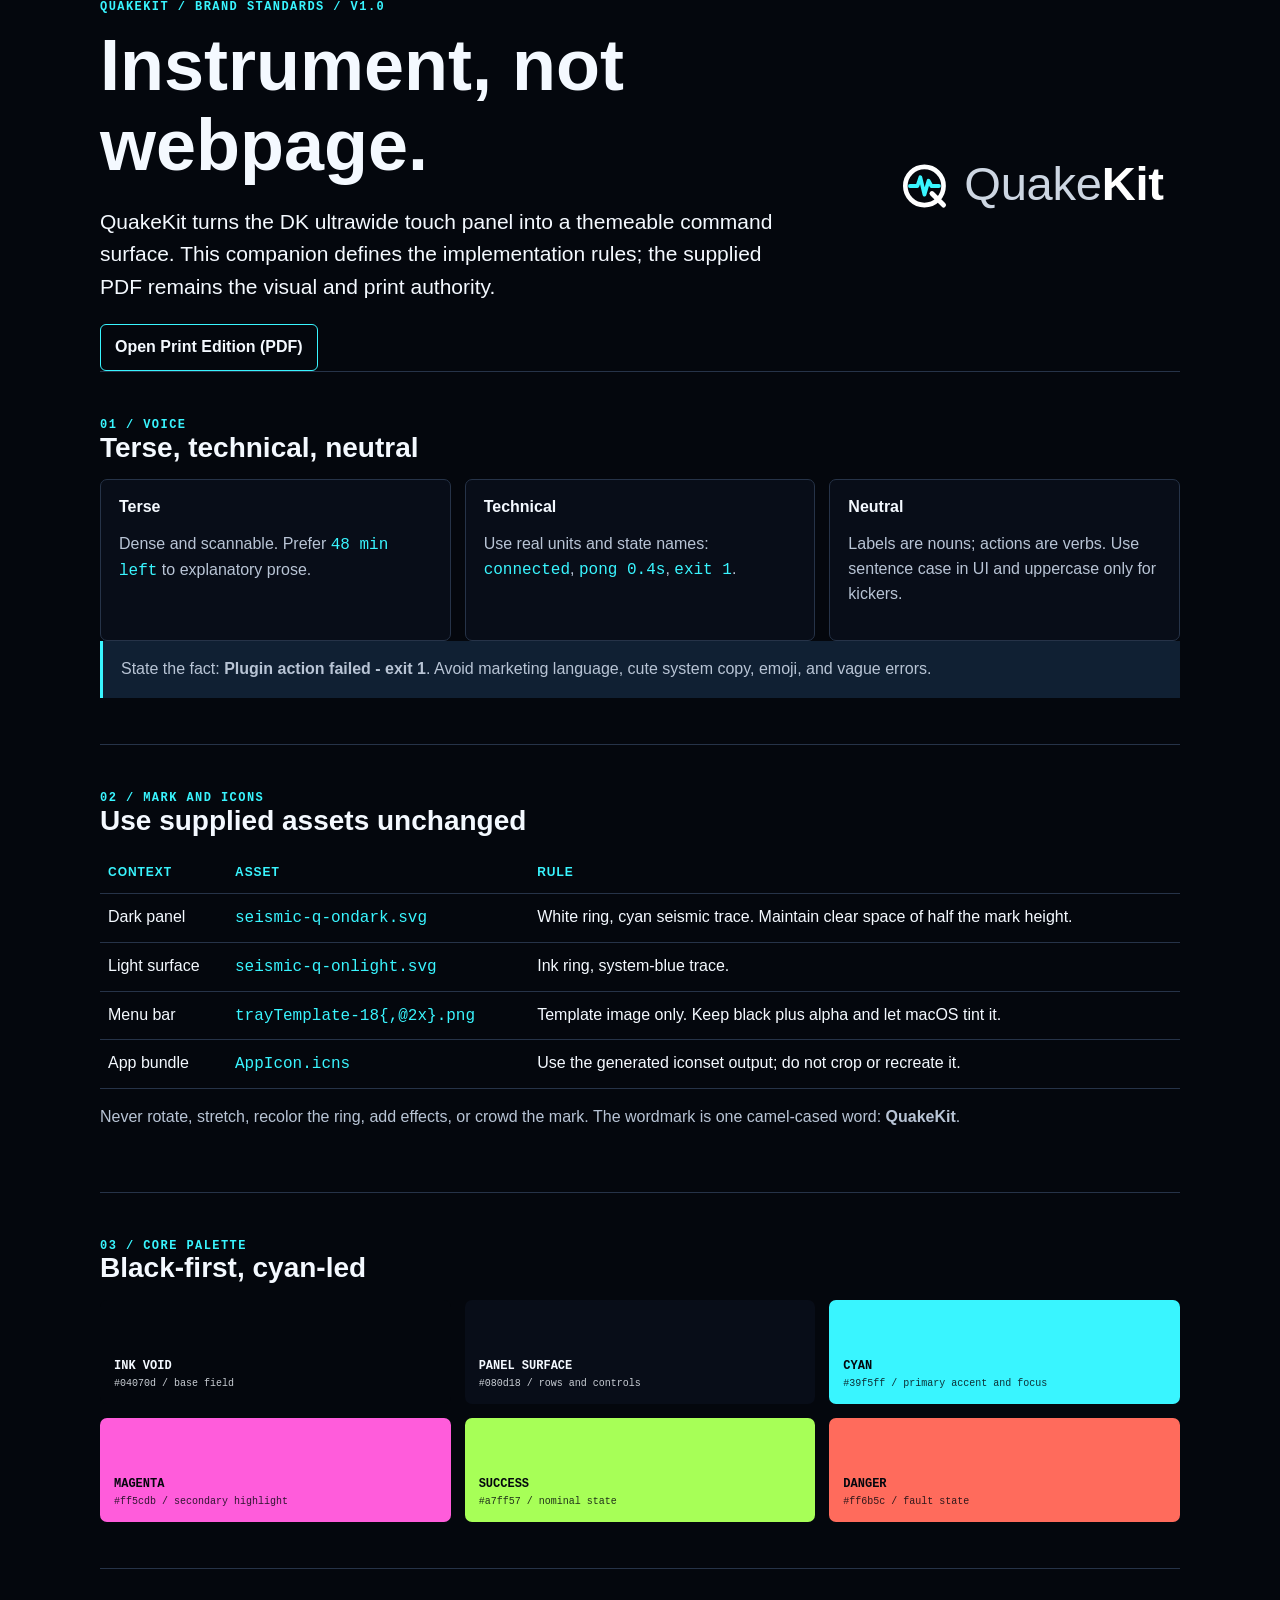
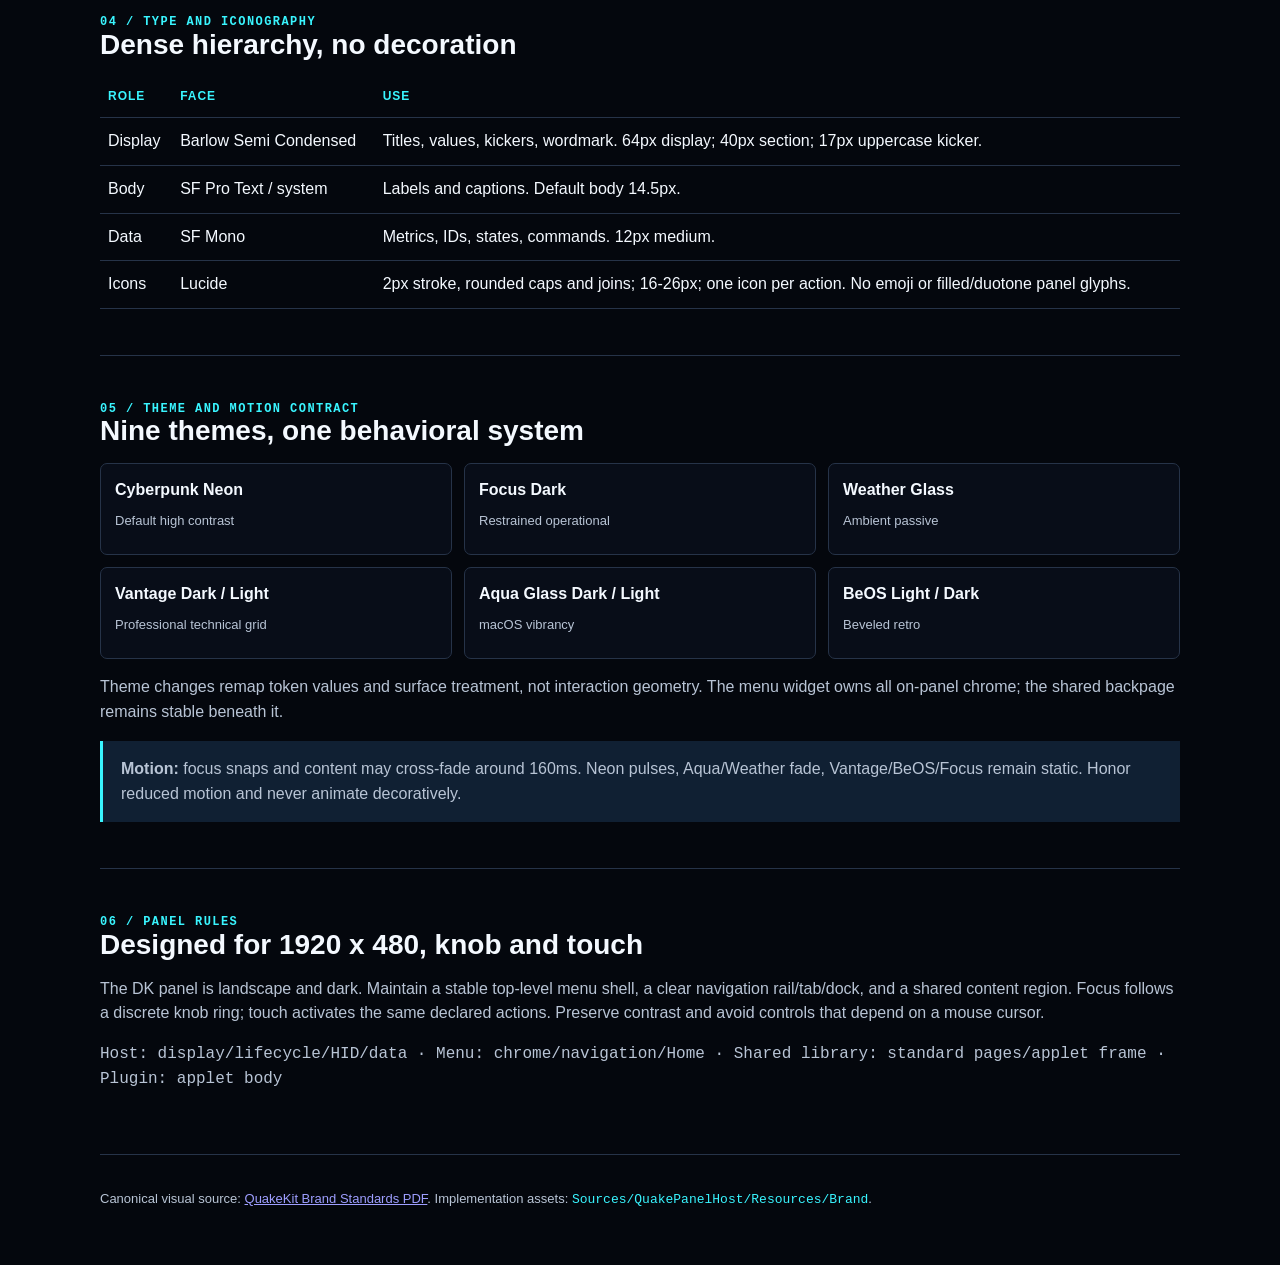
<file: docs/brand/index.html>
<!doctype html>
<html lang="en">
<head>
  <meta charset="utf-8">
  <meta name="viewport" content="width=device-width, initial-scale=1">
  <title>QuakeKit Brand Standards</title>
  <style>
    :root { color-scheme: dark; --ink:#04070d; --panel:#080d18; --raised:#101725; --line:#263348; --cyan:#39f5ff; --magenta:#ff5cdb; --text:#f4f9ff; --muted:#b8c4d5; --green:#a7ff57; --yellow:#ffe66d; --red:#ff6b5c; }
    * { box-sizing:border-box; }
    body { margin:0; background:var(--ink); color:var(--text); font:16px/1.55 -apple-system,BlinkMacSystemFont,"SF Pro Text",sans-serif; }
    main { width:min(1080px,calc(100% - 48px)); margin:auto; }
    .cover { min-height:320px; display:grid; grid-template-columns:1fr auto; gap:40px; align-items:center; border-bottom:1px solid var(--line); }
    .brand { width:290px; max-width:100%; }
    .eyebrow { color:var(--cyan); font:700 12px/1.2 ui-monospace,"SF Mono",monospace; letter-spacing:.12em; text-transform:uppercase; }
    h1,h2,h3 { margin:0; line-height:1.1; letter-spacing:0; } h1 { margin-top:12px; font-size:clamp(42px,7vw,72px); } h2 { font-size:28px; margin-bottom:16px; } h3 { font-size:16px; }
    p { color:var(--muted); } section { padding:46px 0; border-bottom:1px solid var(--line); }
    .lede { font-size:21px; max-width:680px; color:var(--text); }
    .button { display:inline-block; padding:10px 14px; border:1px solid var(--cyan); border-radius:6px; color:var(--text); font-weight:700; text-decoration:none; }
    .grid { display:grid; grid-template-columns:repeat(3,1fr); gap:14px; } .card { padding:18px; background:var(--panel); border:1px solid var(--line); border-radius:7px; }
    .swatch { min-height:104px; display:flex; flex-direction:column; justify-content:flex-end; padding:14px; border-radius:7px; font:700 12px/1.2 ui-monospace,"SF Mono",monospace; }
    .swatch small { font-weight:500; opacity:.82; margin-top:5px; } .table { width:100%; border-collapse:collapse; } .table th,.table td { padding:11px 8px; border-bottom:1px solid var(--line); text-align:left; vertical-align:top; } .table th { color:var(--cyan); font-size:12px; letter-spacing:.08em; text-transform:uppercase; } code { color:var(--cyan); font-family:ui-monospace,"SF Mono",monospace; }
    .note { padding:16px 18px; background:#102033; border-left:3px solid var(--cyan); color:var(--muted); } .mono { font-family:ui-monospace,"SF Mono",monospace; } .themes { display:grid; grid-template-columns:repeat(3,1fr); gap:12px; } .theme { min-height:92px; padding:14px; border:1px solid var(--line); border-radius:7px; background:var(--panel); font-weight:700; } .theme span { display:block; margin-top:8px; color:var(--muted); font-size:13px; font-weight:400; }
    footer { padding:34px 0 60px; color:var(--muted); font-size:13px; } @media print { body { background:#fff; color:#101318; } p,.note,footer { color:#394250; } section { break-inside:avoid; } .card,.theme { border-color:#bcc5d0; background:#f7f9fb; } .eyebrow,code,.table th { color:#006d80; } .button { color:#101318; border-color:#006d80; } }
    @media (max-width:700px) { main { width:min(100% - 32px,1080px); } .cover { grid-template-columns:1fr; padding:46px 0; } .grid,.themes { grid-template-columns:1fr; } }
  </style>
</head>
<body>
<main>
  <header class="cover">
    <div>
      <div class="eyebrow">QuakeKit / Brand Standards / v1.0</div>
      <h1>Instrument, not webpage.</h1>
      <p class="lede">QuakeKit turns the DK ultrawide touch panel into a themeable command surface. This companion defines the implementation rules; the supplied PDF remains the visual and print authority.</p>
      <a class="button" href="QuakeKit-Brand-Standards.pdf">Open Print Edition (PDF)</a>
    </div>
    <img class="brand" src="../../Sources/QuakePanelHost/Resources/Brand/quakekit-wordmark-ondark.svg" alt="QuakeKit">
  </header>

  <section>
    <div class="eyebrow">01 / Voice</div>
    <h2>Terse, technical, neutral</h2>
    <div class="grid"><div class="card"><h3>Terse</h3><p>Dense and scannable. Prefer <code>48 min left</code> to explanatory prose.</p></div><div class="card"><h3>Technical</h3><p>Use real units and state names: <code>connected</code>, <code>pong 0.4s</code>, <code>exit 1</code>.</p></div><div class="card"><h3>Neutral</h3><p>Labels are nouns; actions are verbs. Use sentence case in UI and uppercase only for kickers.</p></div></div>
    <div class="note">State the fact: <strong>Plugin action failed - exit 1</strong>. Avoid marketing language, cute system copy, emoji, and vague errors.</div>
  </section>

  <section>
    <div class="eyebrow">02 / Mark and icons</div>
    <h2>Use supplied assets unchanged</h2>
    <table class="table"><thead><tr><th>Context</th><th>Asset</th><th>Rule</th></tr></thead><tbody>
      <tr><td>Dark panel</td><td><code>seismic-q-ondark.svg</code></td><td>White ring, cyan seismic trace. Maintain clear space of half the mark height.</td></tr>
      <tr><td>Light surface</td><td><code>seismic-q-onlight.svg</code></td><td>Ink ring, system-blue trace.</td></tr>
      <tr><td>Menu bar</td><td><code>trayTemplate-18{,@2x}.png</code></td><td>Template image only. Keep black plus alpha and let macOS tint it.</td></tr>
      <tr><td>App bundle</td><td><code>AppIcon.icns</code></td><td>Use the generated iconset output; do not crop or recreate it.</td></tr>
    </tbody></table>
    <p>Never rotate, stretch, recolor the ring, add effects, or crowd the mark. The wordmark is one camel-cased word: <strong>QuakeKit</strong>.</p>
  </section>

  <section>
    <div class="eyebrow">03 / Core palette</div>
    <h2>Black-first, cyan-led</h2>
    <div class="grid">
      <div class="swatch" style="background:#04070d;color:#f4f9ff">INK VOID<small>#04070d / base field</small></div><div class="swatch" style="background:#080d18;color:#f4f9ff">PANEL SURFACE<small>#080d18 / rows and controls</small></div><div class="swatch" style="background:#39f5ff;color:#04070d">CYAN<small>#39f5ff / primary accent and focus</small></div>
      <div class="swatch" style="background:#ff5cdb;color:#04070d">MAGENTA<small>#ff5cdb / secondary highlight</small></div><div class="swatch" style="background:#a7ff57;color:#04070d">SUCCESS<small>#a7ff57 / nominal state</small></div><div class="swatch" style="background:#ff6b5c;color:#04070d">DANGER<small>#ff6b5c / fault state</small></div>
    </div>
  </section>

  <section>
    <div class="eyebrow">04 / Type and iconography</div>
    <h2>Dense hierarchy, no decoration</h2>
    <table class="table"><thead><tr><th>Role</th><th>Face</th><th>Use</th></tr></thead><tbody>
      <tr><td>Display</td><td>Barlow Semi Condensed</td><td>Titles, values, kickers, wordmark. 64px display; 40px section; 17px uppercase kicker.</td></tr>
      <tr><td>Body</td><td>SF Pro Text / system</td><td>Labels and captions. Default body 14.5px.</td></tr>
      <tr><td>Data</td><td>SF Mono</td><td>Metrics, IDs, states, commands. 12px medium.</td></tr>
      <tr><td>Icons</td><td>Lucide</td><td>2px stroke, rounded caps and joins; 16-26px; one icon per action. No emoji or filled/duotone panel glyphs.</td></tr>
    </tbody></table>
  </section>

  <section>
    <div class="eyebrow">05 / Theme and motion contract</div>
    <h2>Nine themes, one behavioral system</h2>
    <div class="themes"><div class="theme">Cyberpunk Neon<span>Default high contrast</span></div><div class="theme">Focus Dark<span>Restrained operational</span></div><div class="theme">Weather Glass<span>Ambient passive</span></div><div class="theme">Vantage Dark / Light<span>Professional technical grid</span></div><div class="theme">Aqua Glass Dark / Light<span>macOS vibrancy</span></div><div class="theme">BeOS Light / Dark<span>Beveled retro</span></div></div>
    <p>Theme changes remap token values and surface treatment, not interaction geometry. The menu widget owns all on-panel chrome; the shared backpage remains stable beneath it.</p>
    <div class="note"><strong>Motion:</strong> focus snaps and content may cross-fade around 160ms. Neon pulses, Aqua/Weather fade, Vantage/BeOS/Focus remain static. Honor reduced motion and never animate decoratively.</div>
  </section>

  <section>
    <div class="eyebrow">06 / Panel rules</div>
    <h2>Designed for 1920 x 480, knob and touch</h2>
    <p>The DK panel is landscape and dark. Maintain a stable top-level menu shell, a clear navigation rail/tab/dock, and a shared content region. Focus follows a discrete knob ring; touch activates the same declared actions. Preserve contrast and avoid controls that depend on a mouse cursor.</p>
    <p class="mono">Host: display/lifecycle/HID/data · Menu: chrome/navigation/Home · Shared library: standard pages/applet frame · Plugin: applet body</p>
  </section>

  <footer>Canonical visual source: <a href="QuakeKit-Brand-Standards.pdf">QuakeKit Brand Standards PDF</a>. Implementation assets: <code>Sources/QuakePanelHost/Resources/Brand</code>.</footer>
</main>
</body>
</html>
</file>
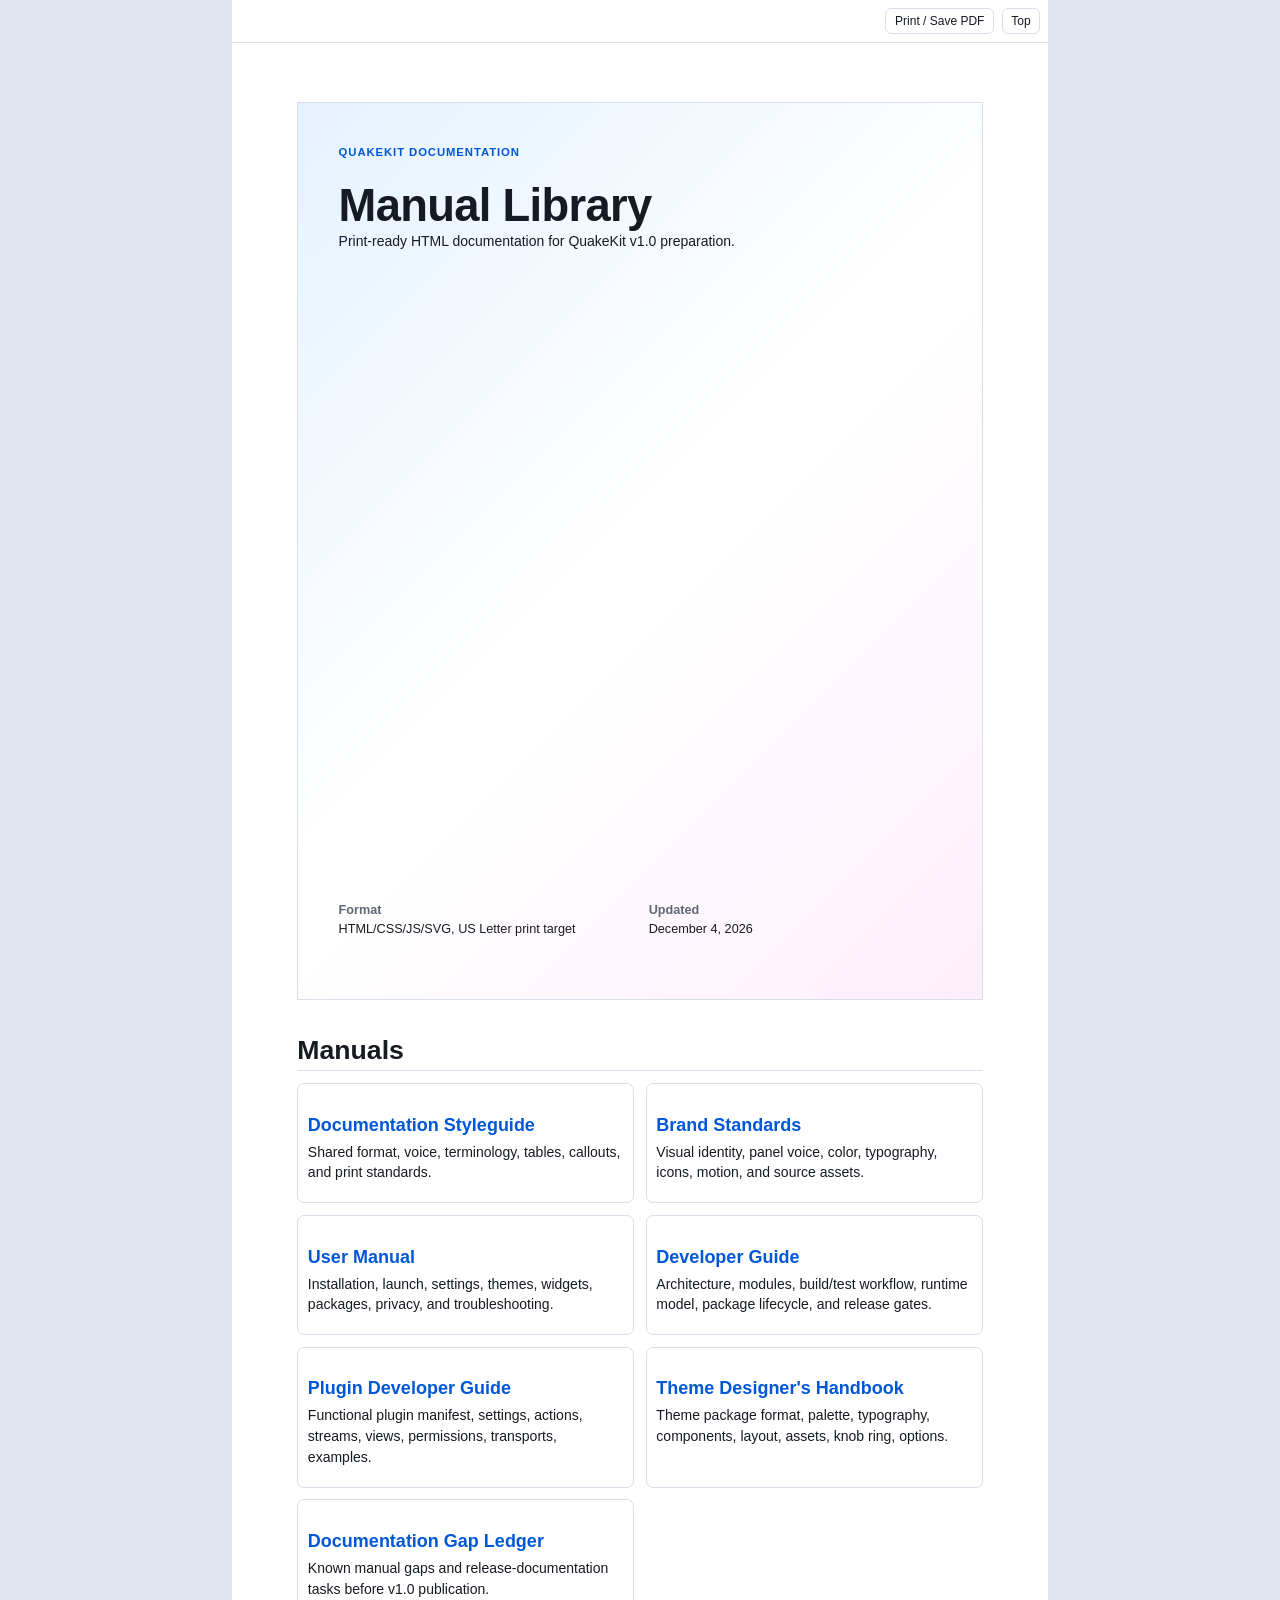
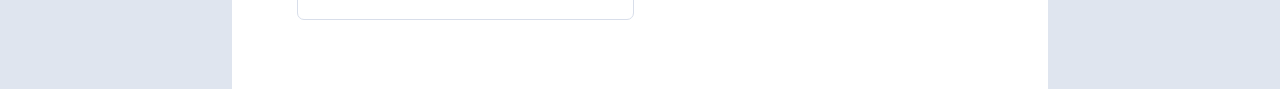
<file: docs/manuals/index.html>
<!doctype html>
<html lang="en">
<head>
  <meta charset="utf-8">
  <meta name="viewport" content="width=device-width, initial-scale=1">
  <title>QuakeKit Manuals</title>
  <link rel="stylesheet" href="assets/manual.css">
  <script src="assets/manual.js" defer></script>
</head>
<body>
<main class="manual">
  <section class="cover">
    <div>
      <div class="eyebrow">QuakeKit Documentation</div>
      <h1>Manual Library</h1>
      <p>Print-ready HTML documentation for QuakeKit v1.0 preparation.</p>
    </div>
    <dl class="doc-meta">
      <div><dt>Format</dt><dd>HTML/CSS/JS/SVG, US Letter print target</dd></div>
      <div><dt>Updated</dt><dd data-build-date></dd></div>
    </dl>
  </section>
  <section>
    <h2>Manuals</h2>
    <div class="grid-2">
      <div class="card"><h3><a href="styleguide.html">Documentation Styleguide</a></h3><p>Shared format, voice, terminology, tables, callouts, and print standards.</p></div>
      <div class="card"><h3><a href="../brand/index.html">Brand Standards</a></h3><p>Visual identity, panel voice, color, typography, icons, motion, and source assets.</p></div>
      <div class="card"><h3><a href="user-manual.html">User Manual</a></h3><p>Installation, launch, settings, themes, widgets, packages, privacy, and troubleshooting.</p></div>
      <div class="card"><h3><a href="developer-guide.html">Developer Guide</a></h3><p>Architecture, modules, build/test workflow, runtime model, package lifecycle, and release gates.</p></div>
      <div class="card"><h3><a href="plugin-developer-guide.html">Plugin Developer Guide</a></h3><p>Functional plugin manifest, settings, actions, streams, views, permissions, transports, examples.</p></div>
      <div class="card"><h3><a href="theme-designers-handbook.html">Theme Designer's Handbook</a></h3><p>Theme package format, palette, typography, components, layout, assets, knob ring, options.</p></div>
      <div class="card"><h3><a href="documentation-gap-ledger.html">Documentation Gap Ledger</a></h3><p>Known manual gaps and release-documentation tasks before v1.0 publication.</p></div>
    </div>
  </section>
</main>
</body>
</html>
</file>
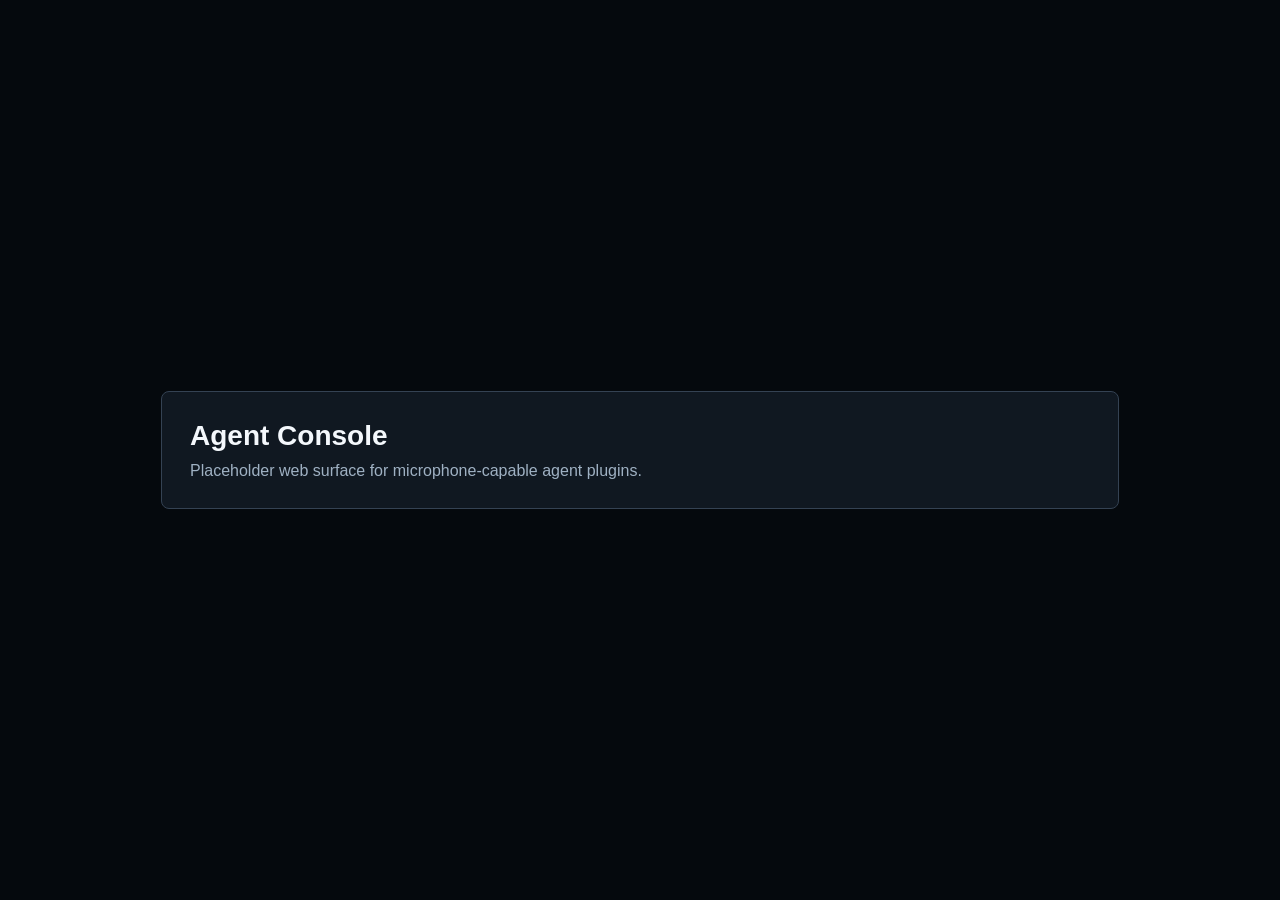
<file: Examples/Plugins/ai-agent.quakekitplugin/index.html>
<!doctype html>
<html lang="en">
<head>
  <meta charset="utf-8">
  <meta name="viewport" content="width=device-width, initial-scale=1">
  <title>AI Agent</title>
  <style>
    html, body { margin: 0; height: 100%; background: #05090d; color: #f4f8fc; font: 16px -apple-system, BlinkMacSystemFont, "SF Pro", sans-serif; }
    main { height: 100%; display: grid; place-items: center; }
    section { width: min(900px, calc(100% - 48px)); border: 1px solid #344253; border-radius: 8px; padding: 28px; background: #101821; }
    h1 { margin: 0 0 10px; font-size: 28px; }
    p { margin: 0; color: #9fb1c3; }
  </style>
</head>
<body>
  <main><section><h1>Agent Console</h1><p>Placeholder web surface for microphone-capable agent plugins.</p></section></main>
</body>
</html>
</file>
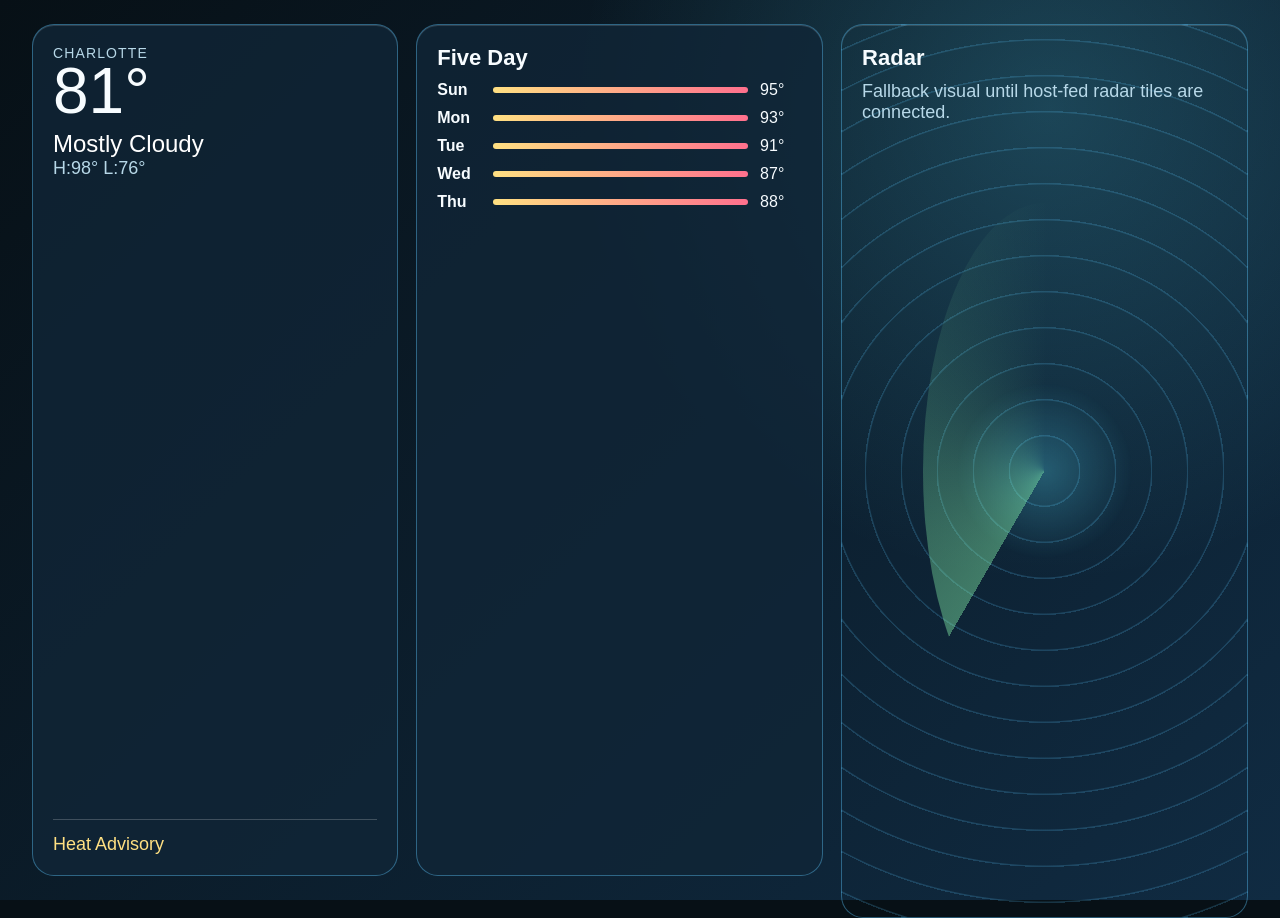
<file: Examples/Plugins/weather.quakekitplugin/index.html>
<!doctype html>
<html lang="en">
<head>
  <meta charset="utf-8">
  <meta name="viewport" content="width=device-width, initial-scale=1">
  <title>Weather</title>
  <style>
    html, body { margin: 0; height: 100%; background: #071016; color: #f7fcff; font: 16px -apple-system, BlinkMacSystemFont, "SF Pro", sans-serif; }
    body { background: radial-gradient(circle at 82% 12%, #5ce1ff33, transparent 36%), linear-gradient(135deg, #071016, #102b42); }
    main { height: 100%; display: grid; grid-template-columns: 0.9fr 1fr 1fr; gap: 18px; padding: 24px 32px; box-sizing: border-box; }
    h1 { margin: 0; font-size: 64px; line-height: 0.95; font-weight: 300; }
    h2 { margin: 0 0 10px; font-size: 22px; }
    p { margin: 0; color: #b7d8e8; font-size: 18px; }
    .card { border: 1px solid #5cc8ff66; border-radius: 22px; padding: 20px; background: #112638cc; box-shadow: inset 0 1px 0 #ffffff24; overflow: hidden; }
    .current { display: grid; align-content: space-between; }
    .condition { font-size: 24px; color: #fff; margin-top: 8px; }
    .alert { margin-top: 16px; padding-top: 14px; border-top: 1px solid #ffffff33; color: #ffe082; }
    .forecast { display: grid; gap: 10px; }
    .day { display: grid; grid-template-columns: 44px 1fr 42px; gap: 12px; align-items: center; }
    .bar { height: 6px; border-radius: 999px; background: linear-gradient(90deg, #ffe082, #ff708d); }
    .radar { position: relative; min-height: 100%; background: radial-gradient(circle at 50% 50%, #5ce1ff44, transparent 18%), repeating-radial-gradient(circle at 50% 50%, transparent 0 34px, #5cc8ff33 35px 36px); }
    .radar::after { content: ""; position: absolute; inset: 20%; background: conic-gradient(from 210deg, #8dffb166, transparent 42%); border-radius: 50%; }
    .small { font-size: 14px; text-transform: uppercase; letter-spacing: .08em; color: #b7d8e8; }
  </style>
</head>
<body>
  <main>
    <section class="card current">
      <div>
        <p class="small">Charlotte</p>
        <h1>81°</h1>
        <p class="condition">Mostly Cloudy</p>
        <p>H:98° L:76°</p>
      </div>
      <p class="alert">Heat Advisory</p>
    </section>
    <section class="card">
      <h2>Five Day</h2>
      <div class="forecast">
        <div class="day"><strong>Sun</strong><div class="bar"></div><span>95°</span></div>
        <div class="day"><strong>Mon</strong><div class="bar"></div><span>93°</span></div>
        <div class="day"><strong>Tue</strong><div class="bar"></div><span>91°</span></div>
        <div class="day"><strong>Wed</strong><div class="bar"></div><span>87°</span></div>
        <div class="day"><strong>Thu</strong><div class="bar"></div><span>88°</span></div>
      </div>
    </section>
    <section class="card radar">
      <h2>Radar</h2>
      <p>Fallback visual until host-fed radar tiles are connected.</p>
    </section>
  </main>
</body>
</html>
</file>
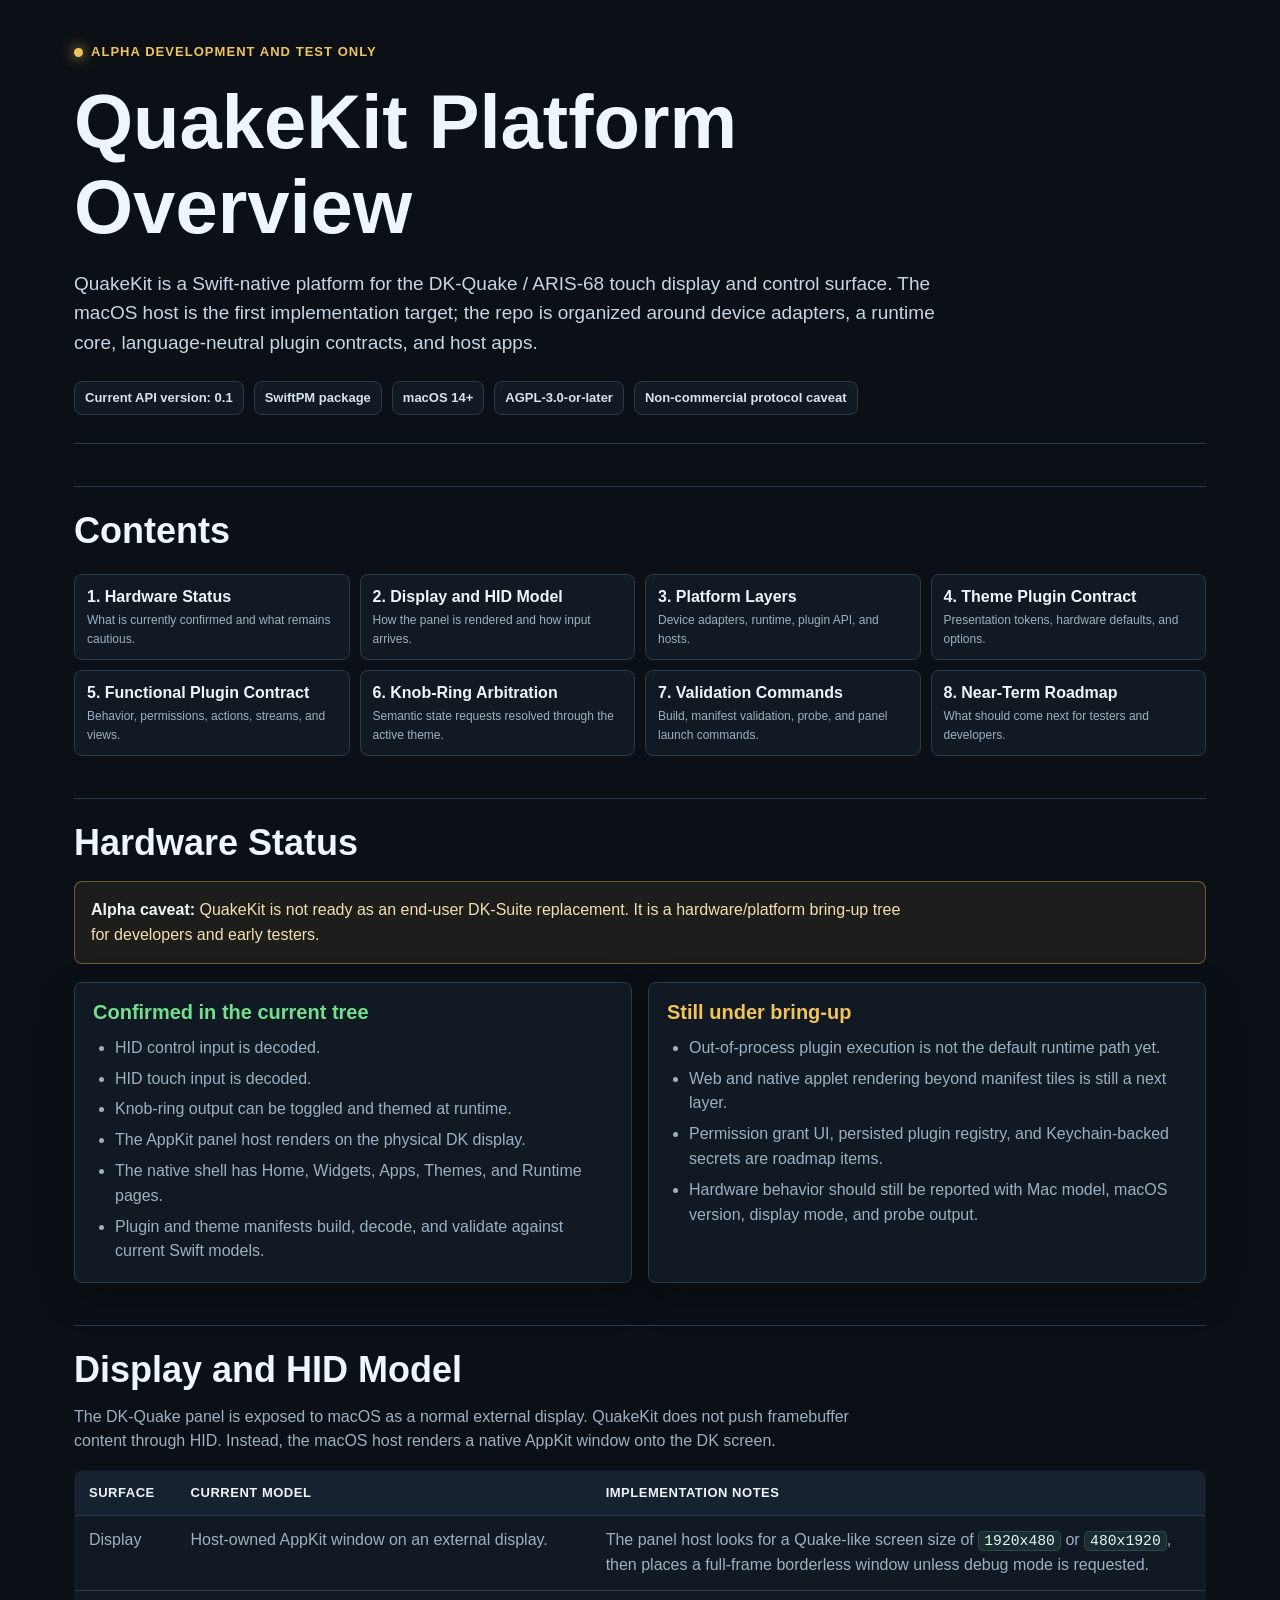
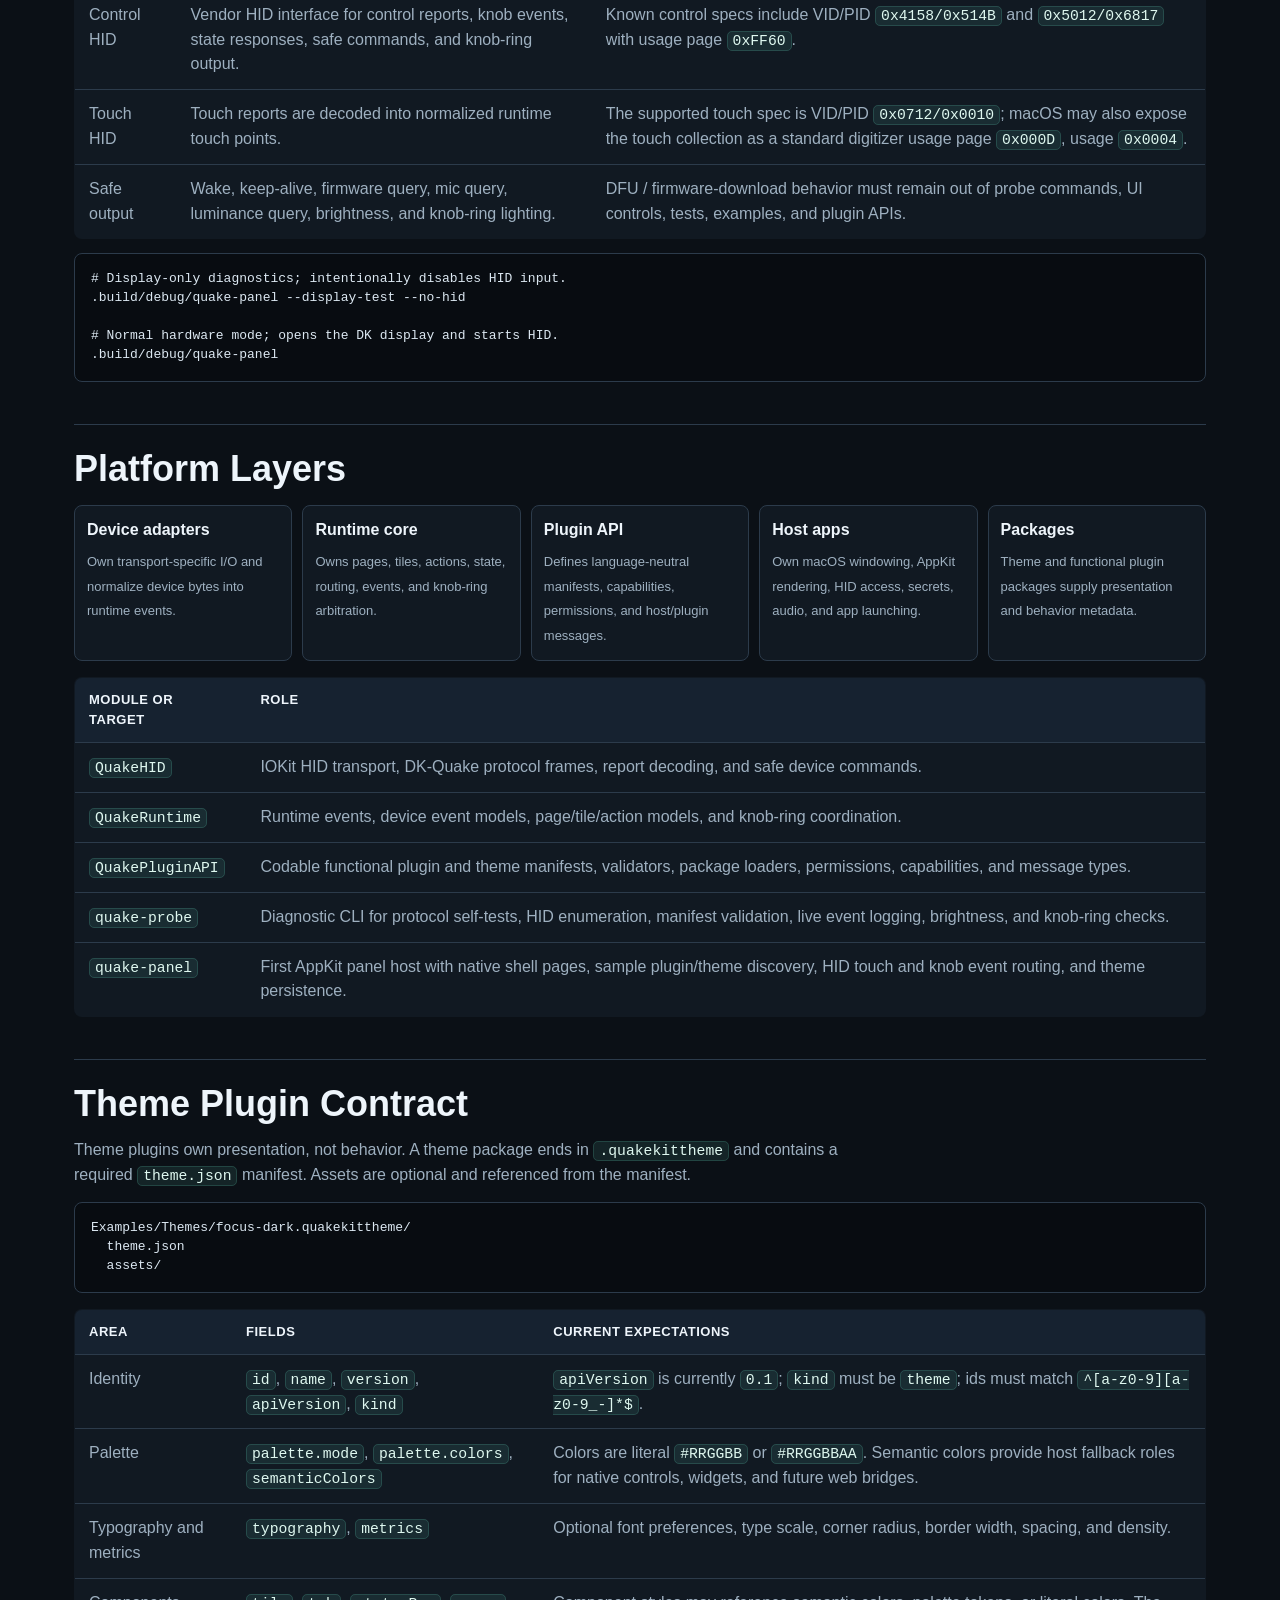
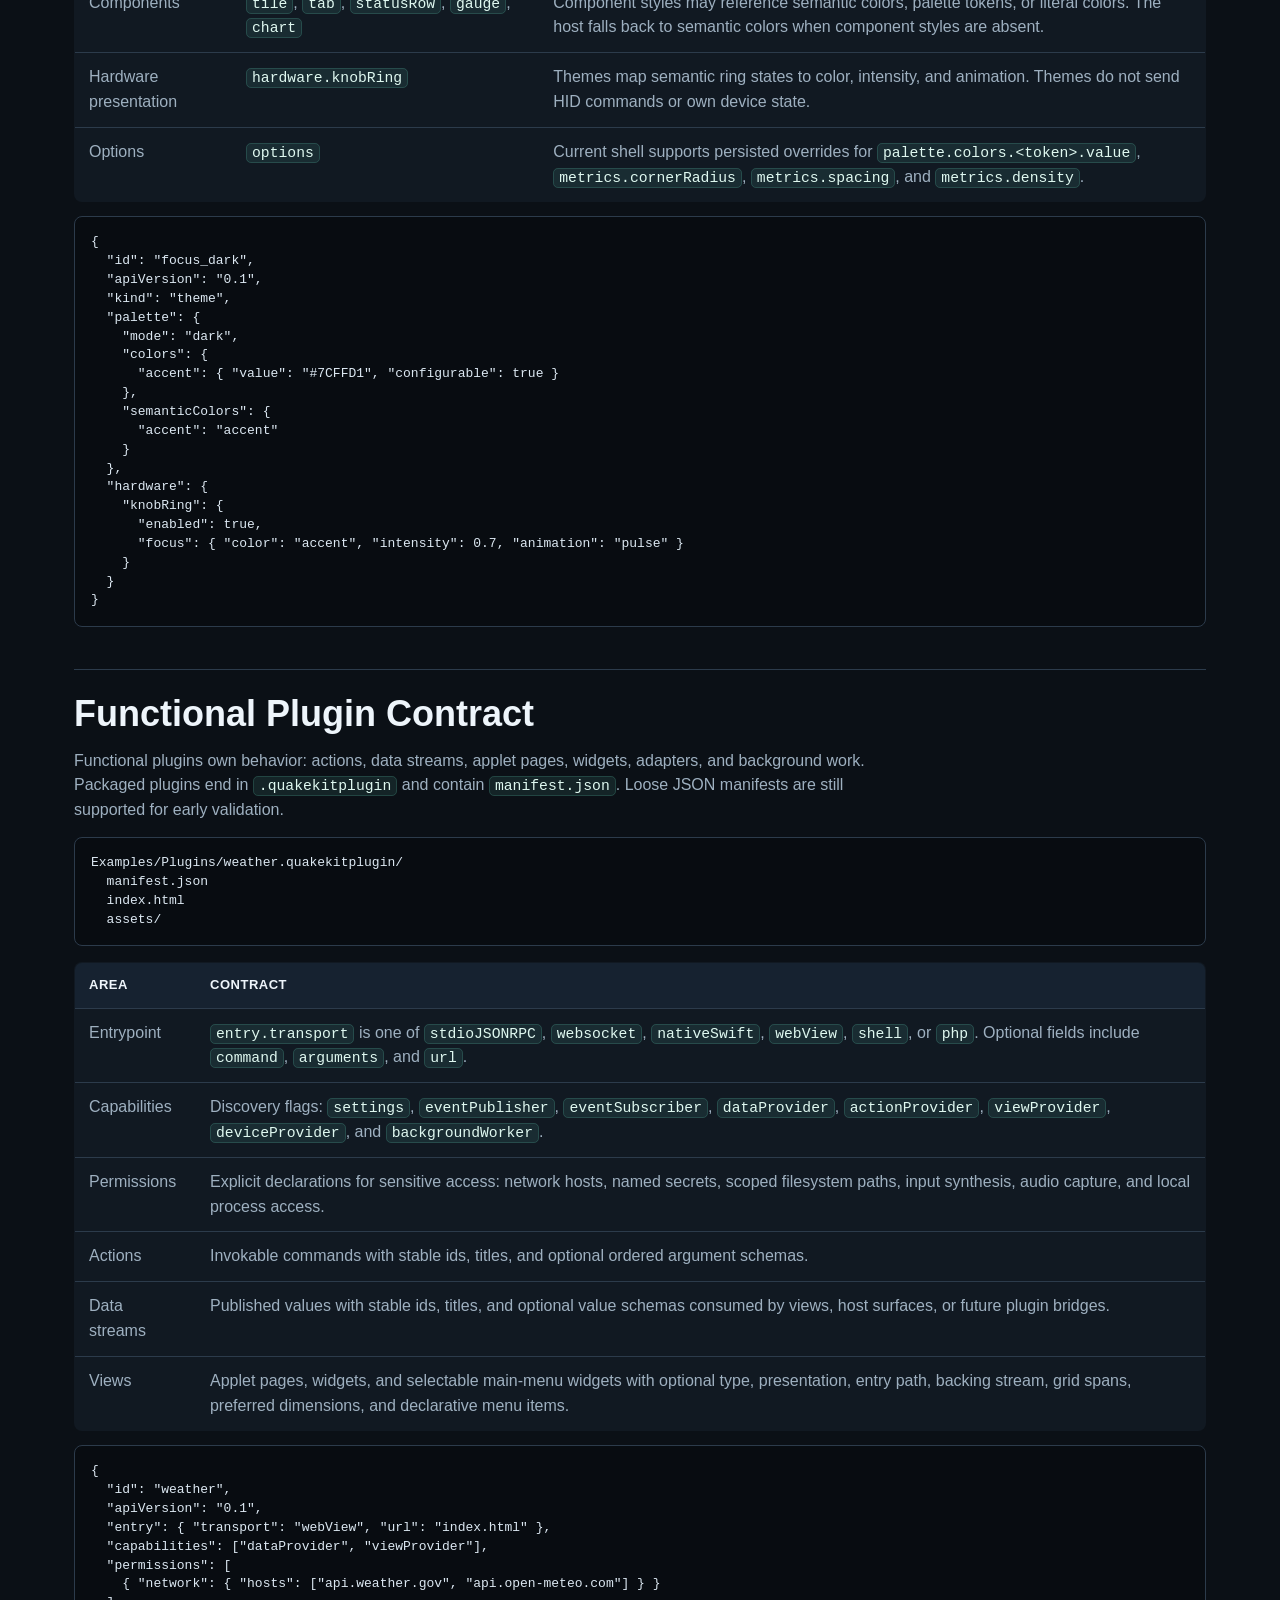
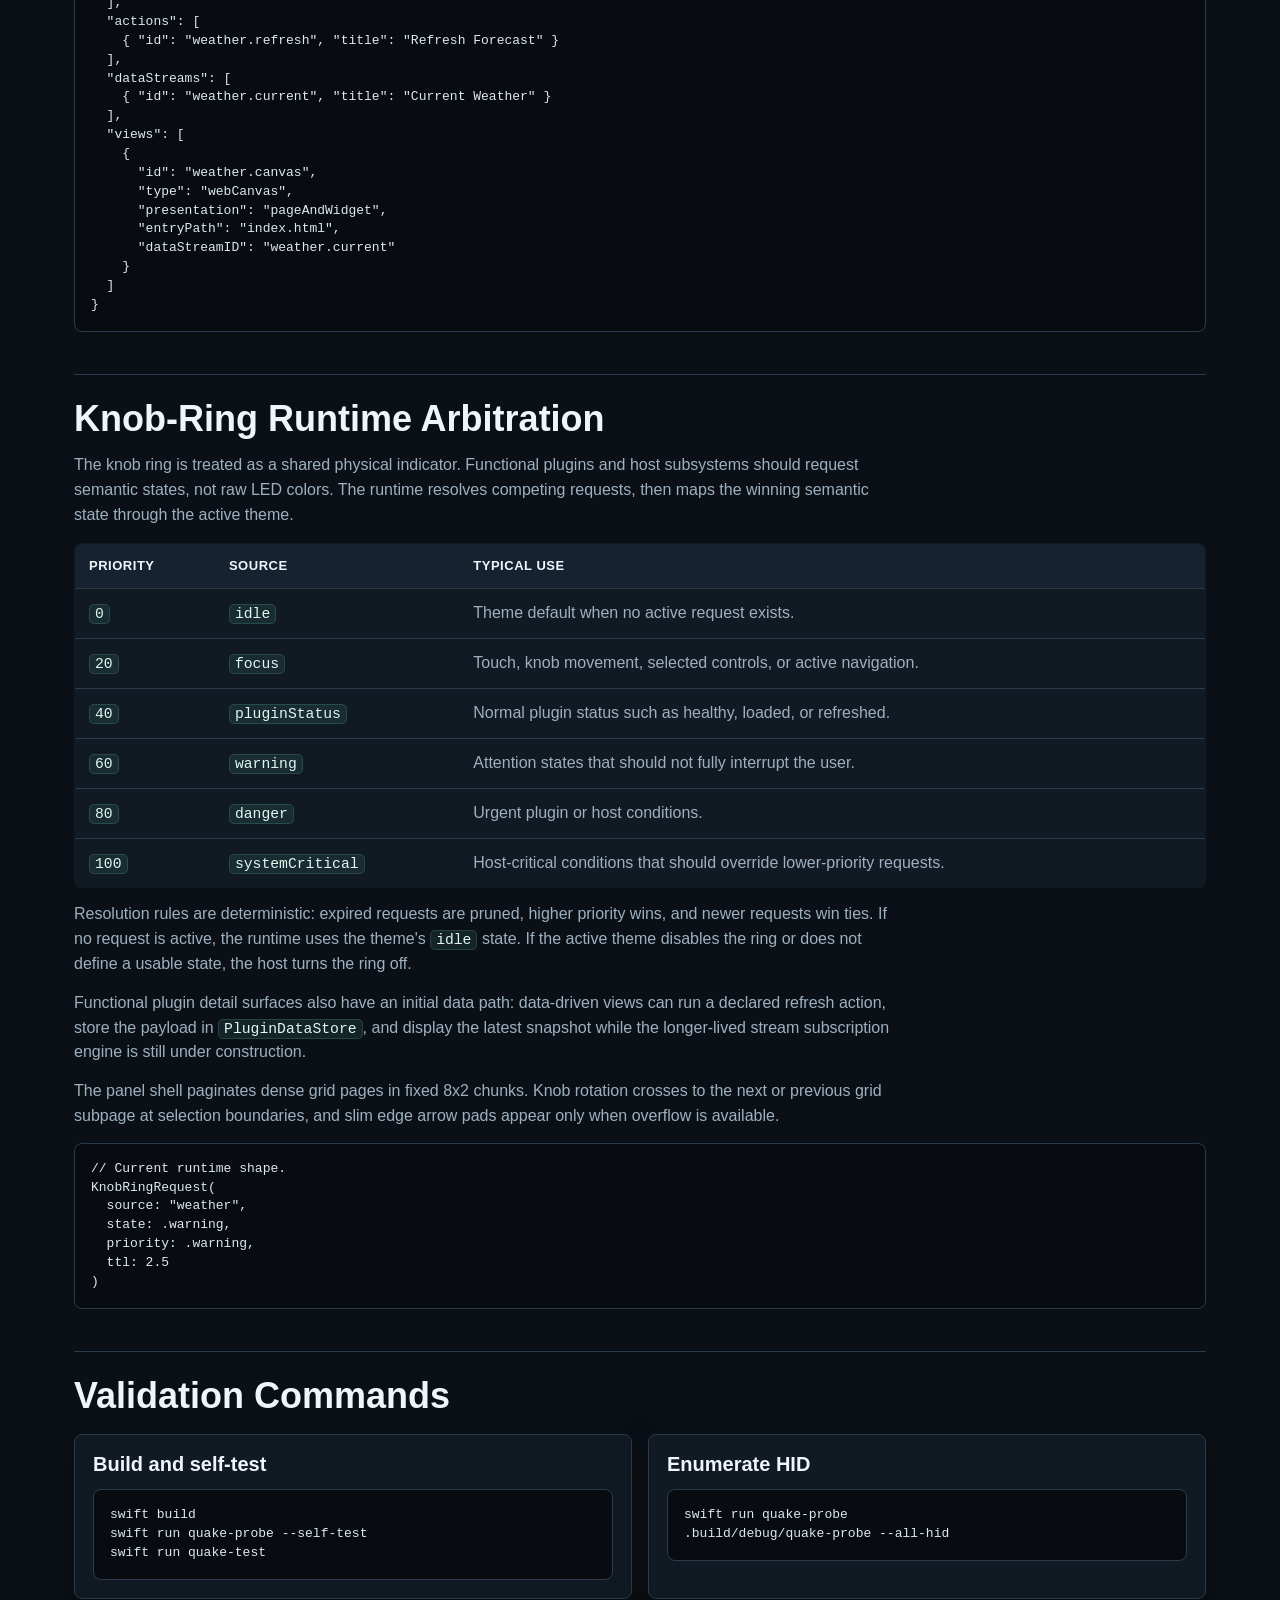
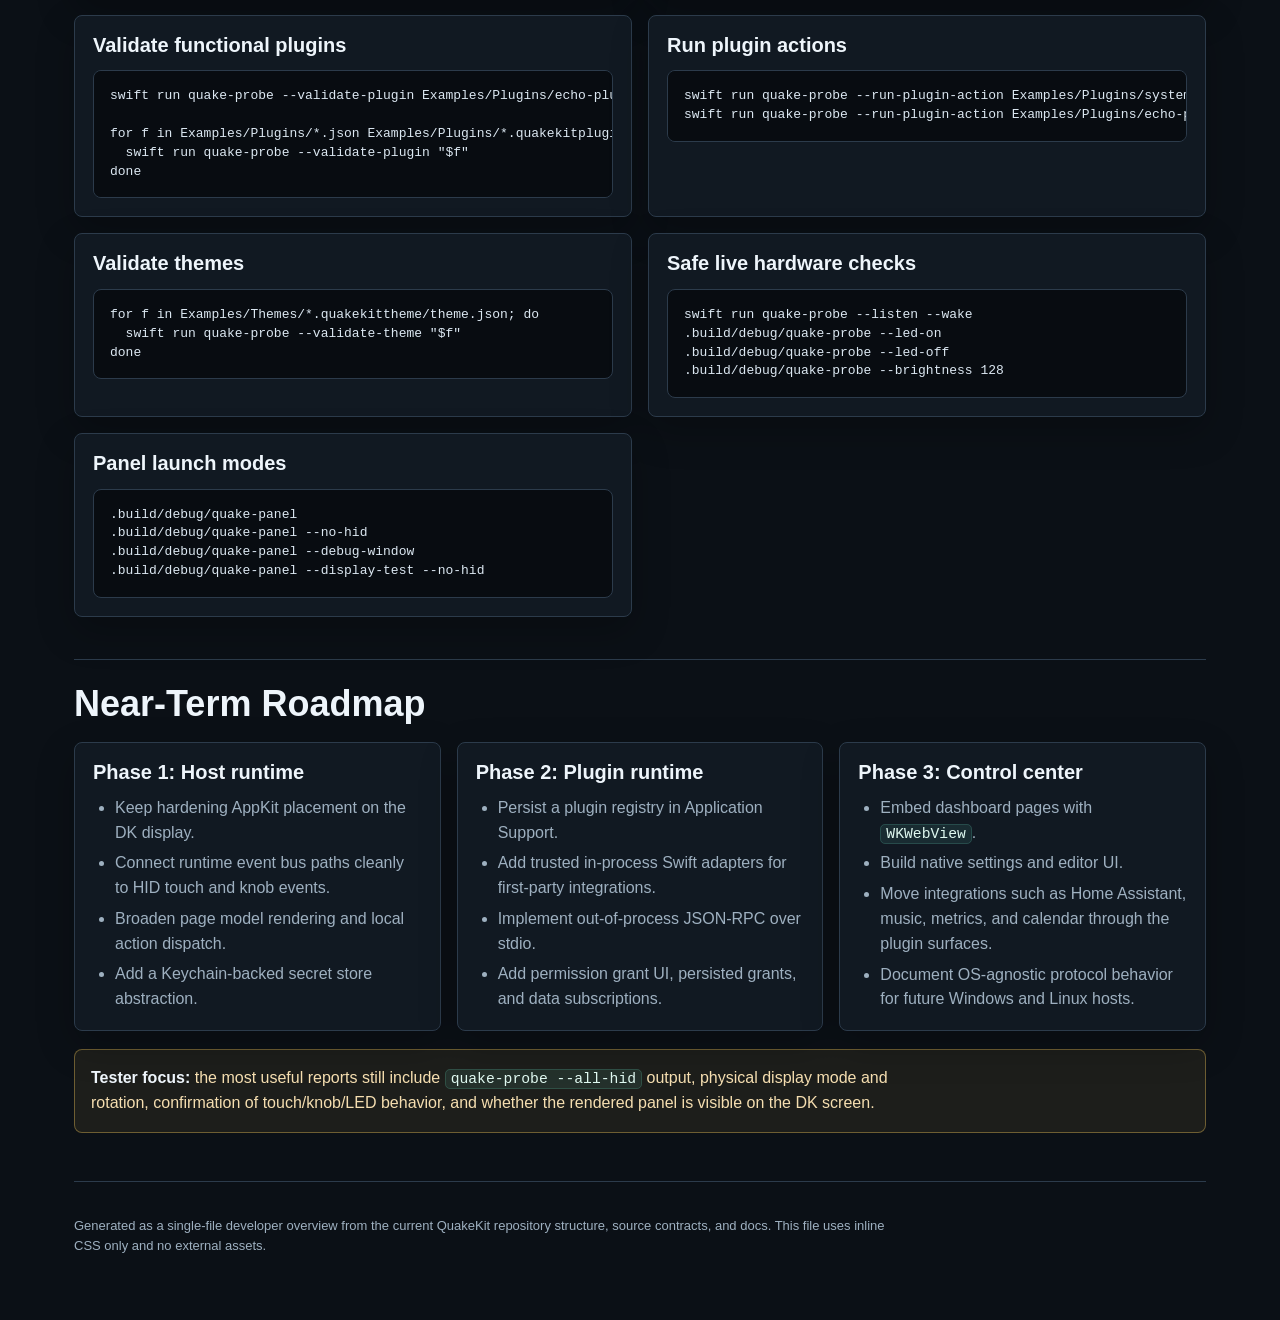
<file: docs/QUAKEKIT_PLATFORM_OVERVIEW.html>
<!doctype html>
<html lang="en">
<head>
  <meta charset="utf-8">
  <meta name="viewport" content="width=device-width, initial-scale=1">
  <title>QuakeKit Platform Overview</title>
  <style>
    :root {
      color-scheme: dark;
      --bg: #0b1016;
      --panel: #111922;
      --panel-2: #162230;
      --ink: #eef5fb;
      --muted: #9eb0c0;
      --line: #2c3b4b;
      --accent: #64d7bd;
      --warn: #f1c45b;
      --danger: #ff6b7f;
      --ok: #72df8f;
      --code: #080c11;
      --shadow: rgba(0, 0, 0, 0.24);
      font-family: -apple-system, BlinkMacSystemFont, "Segoe UI", sans-serif;
    }

    * {
      box-sizing: border-box;
    }

    html {
      scroll-behavior: smooth;
    }

    body {
      margin: 0;
      background: var(--bg);
      color: var(--ink);
      line-height: 1.55;
    }

    a {
      color: var(--accent);
      text-decoration: none;
    }

    a:hover {
      text-decoration: underline;
    }

    .shell {
      max-width: 1180px;
      margin: 0 auto;
      padding: 40px 24px 64px;
    }

    header {
      border-bottom: 1px solid var(--line);
      padding-bottom: 28px;
      margin-bottom: 28px;
    }

    .eyebrow {
      display: inline-flex;
      align-items: center;
      gap: 8px;
      margin-bottom: 16px;
      color: var(--warn);
      font-size: 13px;
      font-weight: 700;
      letter-spacing: 0.08em;
      text-transform: uppercase;
    }

    .status-dot {
      width: 9px;
      height: 9px;
      border-radius: 50%;
      background: var(--warn);
      box-shadow: 0 0 14px var(--warn);
    }

    h1,
    h2,
    h3 {
      margin: 0;
      line-height: 1.12;
      letter-spacing: 0;
    }

    h1 {
      max-width: 820px;
      font-size: clamp(36px, 7vw, 76px);
      font-weight: 800;
    }

    h2 {
      margin-top: 42px;
      padding-top: 24px;
      border-top: 1px solid var(--line);
      font-size: clamp(24px, 4vw, 36px);
    }

    h3 {
      margin-top: 28px;
      font-size: 20px;
    }

    p {
      max-width: 820px;
      margin: 14px 0 0;
      color: var(--muted);
    }

    .lede {
      margin-top: 20px;
      max-width: 900px;
      color: #c8d6e3;
      font-size: 19px;
    }

    .meta {
      display: flex;
      flex-wrap: wrap;
      gap: 10px;
      margin-top: 24px;
    }

    .pill {
      display: inline-flex;
      align-items: center;
      gap: 8px;
      min-height: 32px;
      padding: 6px 10px;
      border: 1px solid var(--line);
      border-radius: 8px;
      background: var(--panel);
      color: #d7e3ee;
      font-size: 13px;
      font-weight: 650;
    }

    .grid {
      display: grid;
      grid-template-columns: repeat(12, 1fr);
      gap: 16px;
      margin-top: 18px;
    }

    .card {
      grid-column: span 6;
      border: 1px solid var(--line);
      border-radius: 8px;
      background: var(--panel);
      box-shadow: 0 14px 38px var(--shadow);
      padding: 18px;
    }

    .card.full {
      grid-column: 1 / -1;
    }

    .card.third {
      grid-column: span 4;
    }

    .card h3 {
      margin-top: 0;
    }

    .card p {
      margin-top: 8px;
    }

    nav {
      display: grid;
      grid-template-columns: repeat(auto-fit, minmax(220px, 1fr));
      gap: 10px;
      margin: 22px 0 8px;
    }

    nav a {
      display: block;
      min-height: 44px;
      padding: 10px 12px;
      border: 1px solid var(--line);
      border-radius: 8px;
      background: var(--panel);
      color: var(--ink);
      font-weight: 650;
    }

    nav a span {
      display: block;
      margin-top: 2px;
      color: var(--muted);
      font-size: 12px;
      font-weight: 500;
    }

    ul {
      margin: 12px 0 0;
      padding-left: 22px;
      color: var(--muted);
    }

    li + li {
      margin-top: 6px;
    }

    strong {
      color: var(--ink);
    }

    table {
      width: 100%;
      margin-top: 16px;
      border-collapse: collapse;
      overflow: hidden;
      border: 1px solid var(--line);
      border-radius: 8px;
      background: var(--panel);
    }

    th,
    td {
      padding: 12px 14px;
      border-bottom: 1px solid var(--line);
      text-align: left;
      vertical-align: top;
    }

    th {
      background: var(--panel-2);
      color: var(--ink);
      font-size: 13px;
      text-transform: uppercase;
      letter-spacing: 0.04em;
    }

    tr:last-child td {
      border-bottom: 0;
    }

    td {
      color: var(--muted);
    }

    code,
    pre {
      font-family: ui-monospace, SFMono-Regular, Menlo, Consolas, "Liberation Mono", monospace;
    }

    code {
      color: #dff8f0;
      background: rgba(100, 215, 189, 0.1);
      border: 1px solid rgba(100, 215, 189, 0.18);
      border-radius: 5px;
      padding: 1px 5px;
      font-size: 0.92em;
    }

    pre {
      margin: 14px 0 0;
      padding: 16px;
      overflow-x: auto;
      border: 1px solid var(--line);
      border-radius: 8px;
      background: var(--code);
      color: #dce8f2;
      font-size: 13px;
      line-height: 1.45;
    }

    pre code {
      padding: 0;
      border: 0;
      background: transparent;
      color: inherit;
      font-size: inherit;
    }

    .callout {
      margin-top: 18px;
      padding: 16px;
      border: 1px solid rgba(241, 196, 91, 0.38);
      border-radius: 8px;
      background: rgba(241, 196, 91, 0.08);
    }

    .callout p {
      margin: 0;
      color: #f5deb0;
    }

    .ok {
      color: var(--ok);
    }

    .warn {
      color: var(--warn);
    }

    .danger {
      color: var(--danger);
    }

    .flow {
      display: grid;
      grid-template-columns: repeat(5, 1fr);
      gap: 10px;
      margin-top: 16px;
    }

    .flow div {
      min-height: 86px;
      border: 1px solid var(--line);
      border-radius: 8px;
      background: var(--panel);
      padding: 12px;
    }

    .flow b {
      display: block;
      margin-bottom: 6px;
      color: var(--ink);
    }

    .flow span {
      color: var(--muted);
      font-size: 13px;
    }

    footer {
      margin-top: 48px;
      padding-top: 20px;
      border-top: 1px solid var(--line);
      color: var(--muted);
      font-size: 13px;
    }

    @media (max-width: 840px) {
      .shell {
        padding: 28px 16px 48px;
      }

      .card,
      .card.third {
        grid-column: 1 / -1;
      }

      .flow {
        grid-template-columns: 1fr;
      }

      th,
      td {
        padding: 10px;
      }
    }
  </style>
</head>
<body>
  <main class="shell">
    <header>
      <div class="eyebrow"><span class="status-dot"></span> Alpha development and test only</div>
      <h1>QuakeKit Platform Overview</h1>
      <p class="lede">QuakeKit is a Swift-native platform for the DK-Quake / ARIS-68 touch display and control surface. The macOS host is the first implementation target; the repo is organized around device adapters, a runtime core, language-neutral plugin contracts, and host apps.</p>
      <div class="meta">
        <span class="pill">Current API version: 0.1</span>
        <span class="pill">SwiftPM package</span>
        <span class="pill">macOS 14+</span>
        <span class="pill">AGPL-3.0-or-later</span>
        <span class="pill">Non-commercial protocol caveat</span>
      </div>
    </header>

    <section id="contents" aria-labelledby="contents-title">
      <h2 id="contents-title">Contents</h2>
      <nav>
        <a href="#status">1. Hardware Status<span>What is currently confirmed and what remains cautious.</span></a>
        <a href="#model">2. Display and HID Model<span>How the panel is rendered and how input arrives.</span></a>
        <a href="#architecture">3. Platform Layers<span>Device adapters, runtime, plugin API, and hosts.</span></a>
        <a href="#themes">4. Theme Plugin Contract<span>Presentation tokens, hardware defaults, and options.</span></a>
        <a href="#functional">5. Functional Plugin Contract<span>Behavior, permissions, actions, streams, and views.</span></a>
        <a href="#knob-ring">6. Knob-Ring Arbitration<span>Semantic state requests resolved through the active theme.</span></a>
        <a href="#validation">7. Validation Commands<span>Build, manifest validation, probe, and panel launch commands.</span></a>
        <a href="#roadmap">8. Near-Term Roadmap<span>What should come next for testers and developers.</span></a>
      </nav>
    </section>

    <section id="status" aria-labelledby="status-title">
      <h2 id="status-title">Hardware Status</h2>
      <div class="callout">
        <p><strong>Alpha caveat:</strong> QuakeKit is not ready as an end-user DK-Suite replacement. It is a hardware/platform bring-up tree for developers and early testers.</p>
      </div>
      <div class="grid">
        <article class="card">
          <h3 class="ok">Confirmed in the current tree</h3>
          <ul>
            <li>HID control input is decoded.</li>
            <li>HID touch input is decoded.</li>
            <li>Knob-ring output can be toggled and themed at runtime.</li>
            <li>The AppKit panel host renders on the physical DK display.</li>
            <li>The native shell has Home, Widgets, Apps, Themes, and Runtime pages.</li>
            <li>Plugin and theme manifests build, decode, and validate against current Swift models.</li>
          </ul>
        </article>
        <article class="card">
          <h3 class="warn">Still under bring-up</h3>
          <ul>
            <li>Out-of-process plugin execution is not the default runtime path yet.</li>
            <li>Web and native applet rendering beyond manifest tiles is still a next layer.</li>
            <li>Permission grant UI, persisted plugin registry, and Keychain-backed secrets are roadmap items.</li>
            <li>Hardware behavior should still be reported with Mac model, macOS version, display mode, and probe output.</li>
          </ul>
        </article>
      </div>
    </section>

    <section id="model" aria-labelledby="model-title">
      <h2 id="model-title">Display and HID Model</h2>
      <p>The DK-Quake panel is exposed to macOS as a normal external display. QuakeKit does not push framebuffer content through HID. Instead, the macOS host renders a native AppKit window onto the DK screen.</p>
      <table>
        <thead>
          <tr>
            <th>Surface</th>
            <th>Current model</th>
            <th>Implementation notes</th>
          </tr>
        </thead>
        <tbody>
          <tr>
            <td>Display</td>
            <td>Host-owned AppKit window on an external display.</td>
            <td>The panel host looks for a Quake-like screen size of <code>1920x480</code> or <code>480x1920</code>, then places a full-frame borderless window unless debug mode is requested.</td>
          </tr>
          <tr>
            <td>Control HID</td>
            <td>Vendor HID interface for control reports, knob events, state responses, safe commands, and knob-ring output.</td>
            <td>Known control specs include VID/PID <code>0x4158/0x514B</code> and <code>0x5012/0x6817</code> with usage page <code>0xFF60</code>.</td>
          </tr>
          <tr>
            <td>Touch HID</td>
            <td>Touch reports are decoded into normalized runtime touch points.</td>
            <td>The supported touch spec is VID/PID <code>0x0712/0x0010</code>; macOS may also expose the touch collection as a standard digitizer usage page <code>0x000D</code>, usage <code>0x0004</code>.</td>
          </tr>
          <tr>
            <td>Safe output</td>
            <td>Wake, keep-alive, firmware query, mic query, luminance query, brightness, and knob-ring lighting.</td>
            <td>DFU / firmware-download behavior must remain out of probe commands, UI controls, tests, examples, and plugin APIs.</td>
          </tr>
        </tbody>
      </table>
      <pre><code># Display-only diagnostics; intentionally disables HID input.
.build/debug/quake-panel --display-test --no-hid

# Normal hardware mode; opens the DK display and starts HID.
.build/debug/quake-panel</code></pre>
    </section>

    <section id="architecture" aria-labelledby="architecture-title">
      <h2 id="architecture-title">Platform Layers</h2>
      <div class="flow" aria-label="QuakeKit platform layers">
        <div><b>Device adapters</b><span>Own transport-specific I/O and normalize device bytes into runtime events.</span></div>
        <div><b>Runtime core</b><span>Owns pages, tiles, actions, state, routing, events, and knob-ring arbitration.</span></div>
        <div><b>Plugin API</b><span>Defines language-neutral manifests, capabilities, permissions, and host/plugin messages.</span></div>
        <div><b>Host apps</b><span>Own macOS windowing, AppKit rendering, HID access, secrets, audio, and app launching.</span></div>
        <div><b>Packages</b><span>Theme and functional plugin packages supply presentation and behavior metadata.</span></div>
      </div>
      <table>
        <thead>
          <tr>
            <th>Module or target</th>
            <th>Role</th>
          </tr>
        </thead>
        <tbody>
          <tr>
            <td><code>QuakeHID</code></td>
            <td>IOKit HID transport, DK-Quake protocol frames, report decoding, and safe device commands.</td>
          </tr>
          <tr>
            <td><code>QuakeRuntime</code></td>
            <td>Runtime events, device event models, page/tile/action models, and knob-ring coordination.</td>
          </tr>
          <tr>
            <td><code>QuakePluginAPI</code></td>
            <td>Codable functional plugin and theme manifests, validators, package loaders, permissions, capabilities, and message types.</td>
          </tr>
          <tr>
            <td><code>quake-probe</code></td>
            <td>Diagnostic CLI for protocol self-tests, HID enumeration, manifest validation, live event logging, brightness, and knob-ring checks.</td>
          </tr>
          <tr>
            <td><code>quake-panel</code></td>
            <td>First AppKit panel host with native shell pages, sample plugin/theme discovery, HID touch and knob event routing, and theme persistence.</td>
          </tr>
        </tbody>
      </table>
    </section>

    <section id="themes" aria-labelledby="themes-title">
      <h2 id="themes-title">Theme Plugin Contract</h2>
      <p>Theme plugins own presentation, not behavior. A theme package ends in <code>.quakekittheme</code> and contains a required <code>theme.json</code> manifest. Assets are optional and referenced from the manifest.</p>
      <pre><code>Examples/Themes/focus-dark.quakekittheme/
  theme.json
  assets/</code></pre>
      <table>
        <thead>
          <tr>
            <th>Area</th>
            <th>Fields</th>
            <th>Current expectations</th>
          </tr>
        </thead>
        <tbody>
          <tr>
            <td>Identity</td>
            <td><code>id</code>, <code>name</code>, <code>version</code>, <code>apiVersion</code>, <code>kind</code></td>
            <td><code>apiVersion</code> is currently <code>0.1</code>; <code>kind</code> must be <code>theme</code>; ids must match <code>^[a-z0-9][a-z0-9_-]*$</code>.</td>
          </tr>
          <tr>
            <td>Palette</td>
            <td><code>palette.mode</code>, <code>palette.colors</code>, <code>semanticColors</code></td>
            <td>Colors are literal <code>#RRGGBB</code> or <code>#RRGGBBAA</code>. Semantic colors provide host fallback roles for native controls, widgets, and future web bridges.</td>
          </tr>
          <tr>
            <td>Typography and metrics</td>
            <td><code>typography</code>, <code>metrics</code></td>
            <td>Optional font preferences, type scale, corner radius, border width, spacing, and density.</td>
          </tr>
          <tr>
            <td>Components</td>
            <td><code>tile</code>, <code>tab</code>, <code>statusRow</code>, <code>gauge</code>, <code>chart</code></td>
            <td>Component styles may reference semantic colors, palette tokens, or literal colors. The host falls back to semantic colors when component styles are absent.</td>
          </tr>
          <tr>
            <td>Hardware presentation</td>
            <td><code>hardware.knobRing</code></td>
            <td>Themes map semantic ring states to color, intensity, and animation. Themes do not send HID commands or own device state.</td>
          </tr>
          <tr>
            <td>Options</td>
            <td><code>options</code></td>
            <td>Current shell supports persisted overrides for <code>palette.colors.&lt;token&gt;.value</code>, <code>metrics.cornerRadius</code>, <code>metrics.spacing</code>, and <code>metrics.density</code>.</td>
          </tr>
        </tbody>
      </table>
      <pre><code>{
  "id": "focus_dark",
  "apiVersion": "0.1",
  "kind": "theme",
  "palette": {
    "mode": "dark",
    "colors": {
      "accent": { "value": "#7CFFD1", "configurable": true }
    },
    "semanticColors": {
      "accent": "accent"
    }
  },
  "hardware": {
    "knobRing": {
      "enabled": true,
      "focus": { "color": "accent", "intensity": 0.7, "animation": "pulse" }
    }
  }
}</code></pre>
    </section>

    <section id="functional" aria-labelledby="functional-title">
      <h2 id="functional-title">Functional Plugin Contract</h2>
      <p>Functional plugins own behavior: actions, data streams, applet pages, widgets, adapters, and background work. Packaged plugins end in <code>.quakekitplugin</code> and contain <code>manifest.json</code>. Loose JSON manifests are still supported for early validation.</p>
      <pre><code>Examples/Plugins/weather.quakekitplugin/
  manifest.json
  index.html
  assets/</code></pre>
      <table>
        <thead>
          <tr>
            <th>Area</th>
            <th>Contract</th>
          </tr>
        </thead>
        <tbody>
          <tr>
            <td>Entrypoint</td>
            <td><code>entry.transport</code> is one of <code>stdioJSONRPC</code>, <code>websocket</code>, <code>nativeSwift</code>, <code>webView</code>, <code>shell</code>, or <code>php</code>. Optional fields include <code>command</code>, <code>arguments</code>, and <code>url</code>.</td>
          </tr>
          <tr>
            <td>Capabilities</td>
            <td>Discovery flags: <code>settings</code>, <code>eventPublisher</code>, <code>eventSubscriber</code>, <code>dataProvider</code>, <code>actionProvider</code>, <code>viewProvider</code>, <code>deviceProvider</code>, and <code>backgroundWorker</code>.</td>
          </tr>
          <tr>
            <td>Permissions</td>
            <td>Explicit declarations for sensitive access: network hosts, named secrets, scoped filesystem paths, input synthesis, audio capture, and local process access.</td>
          </tr>
          <tr>
            <td>Actions</td>
            <td>Invokable commands with stable ids, titles, and optional ordered argument schemas.</td>
          </tr>
          <tr>
            <td>Data streams</td>
            <td>Published values with stable ids, titles, and optional value schemas consumed by views, host surfaces, or future plugin bridges.</td>
          </tr>
          <tr>
            <td>Views</td>
            <td>Applet pages, widgets, and selectable main-menu widgets with optional type, presentation, entry path, backing stream, grid spans, preferred dimensions, and declarative menu items.</td>
          </tr>
        </tbody>
      </table>
      <pre><code>{
  "id": "weather",
  "apiVersion": "0.1",
  "entry": { "transport": "webView", "url": "index.html" },
  "capabilities": ["dataProvider", "viewProvider"],
  "permissions": [
    { "network": { "hosts": ["api.weather.gov", "api.open-meteo.com"] } }
  ],
  "actions": [
    { "id": "weather.refresh", "title": "Refresh Forecast" }
  ],
  "dataStreams": [
    { "id": "weather.current", "title": "Current Weather" }
  ],
  "views": [
    {
      "id": "weather.canvas",
      "type": "webCanvas",
      "presentation": "pageAndWidget",
      "entryPath": "index.html",
      "dataStreamID": "weather.current"
    }
  ]
}</code></pre>
    </section>

    <section id="knob-ring" aria-labelledby="knob-ring-title">
      <h2 id="knob-ring-title">Knob-Ring Runtime Arbitration</h2>
      <p>The knob ring is treated as a shared physical indicator. Functional plugins and host subsystems should request semantic states, not raw LED colors. The runtime resolves competing requests, then maps the winning semantic state through the active theme.</p>
      <table>
        <thead>
          <tr>
            <th>Priority</th>
            <th>Source</th>
            <th>Typical use</th>
          </tr>
        </thead>
        <tbody>
          <tr>
            <td><code>0</code></td>
            <td><code>idle</code></td>
            <td>Theme default when no active request exists.</td>
          </tr>
          <tr>
            <td><code>20</code></td>
            <td><code>focus</code></td>
            <td>Touch, knob movement, selected controls, or active navigation.</td>
          </tr>
          <tr>
            <td><code>40</code></td>
            <td><code>pluginStatus</code></td>
            <td>Normal plugin status such as healthy, loaded, or refreshed.</td>
          </tr>
          <tr>
            <td><code>60</code></td>
            <td><code>warning</code></td>
            <td>Attention states that should not fully interrupt the user.</td>
          </tr>
          <tr>
            <td><code>80</code></td>
            <td><code>danger</code></td>
            <td>Urgent plugin or host conditions.</td>
          </tr>
          <tr>
            <td><code>100</code></td>
            <td><code>systemCritical</code></td>
            <td>Host-critical conditions that should override lower-priority requests.</td>
          </tr>
        </tbody>
      </table>
      <p>Resolution rules are deterministic: expired requests are pruned, higher priority wins, and newer requests win ties. If no request is active, the runtime uses the theme's <code>idle</code> state. If the active theme disables the ring or does not define a usable state, the host turns the ring off.</p>
      <p>Functional plugin detail surfaces also have an initial data path: data-driven views can run a declared refresh action, store the payload in <code>PluginDataStore</code>, and display the latest snapshot while the longer-lived stream subscription engine is still under construction.</p>
      <p>The panel shell paginates dense grid pages in fixed 8x2 chunks. Knob rotation crosses to the next or previous grid subpage at selection boundaries, and slim edge arrow pads appear only when overflow is available.</p>
      <pre><code>// Current runtime shape.
KnobRingRequest(
  source: "weather",
  state: .warning,
  priority: .warning,
  ttl: 2.5
)</code></pre>
    </section>

    <section id="validation" aria-labelledby="validation-title">
      <h2 id="validation-title">Validation Commands</h2>
      <div class="grid">
        <article class="card">
          <h3>Build and self-test</h3>
          <pre><code>swift build
swift run quake-probe --self-test
swift run quake-test</code></pre>
        </article>
        <article class="card">
          <h3>Enumerate HID</h3>
          <pre><code>swift run quake-probe
.build/debug/quake-probe --all-hid</code></pre>
        </article>
        <article class="card">
          <h3>Validate functional plugins</h3>
          <pre><code>swift run quake-probe --validate-plugin Examples/Plugins/echo-plugin.json

for f in Examples/Plugins/*.json Examples/Plugins/*.quakekitplugin/manifest.json; do
  swift run quake-probe --validate-plugin "$f"
done</code></pre>
        </article>
        <article class="card">
          <h3>Run plugin actions</h3>
          <pre><code>swift run quake-probe --run-plugin-action Examples/Plugins/system-monitor.quakekitplugin/manifest.json system.refresh
swift run quake-probe --run-plugin-action Examples/Plugins/echo-plugin.json echo.say</code></pre>
        </article>
        <article class="card">
          <h3>Validate themes</h3>
          <pre><code>for f in Examples/Themes/*.quakekittheme/theme.json; do
  swift run quake-probe --validate-theme "$f"
done</code></pre>
        </article>
        <article class="card">
          <h3>Safe live hardware checks</h3>
          <pre><code>swift run quake-probe --listen --wake
.build/debug/quake-probe --led-on
.build/debug/quake-probe --led-off
.build/debug/quake-probe --brightness 128</code></pre>
        </article>
        <article class="card">
          <h3>Panel launch modes</h3>
          <pre><code>.build/debug/quake-panel
.build/debug/quake-panel --no-hid
.build/debug/quake-panel --debug-window
.build/debug/quake-panel --display-test --no-hid</code></pre>
        </article>
      </div>
    </section>

    <section id="roadmap" aria-labelledby="roadmap-title">
      <h2 id="roadmap-title">Near-Term Roadmap</h2>
      <div class="grid">
        <article class="card third">
          <h3>Phase 1: Host runtime</h3>
          <ul>
            <li>Keep hardening AppKit placement on the DK display.</li>
            <li>Connect runtime event bus paths cleanly to HID touch and knob events.</li>
            <li>Broaden page model rendering and local action dispatch.</li>
            <li>Add a Keychain-backed secret store abstraction.</li>
          </ul>
        </article>
        <article class="card third">
          <h3>Phase 2: Plugin runtime</h3>
          <ul>
            <li>Persist a plugin registry in Application Support.</li>
            <li>Add trusted in-process Swift adapters for first-party integrations.</li>
            <li>Implement out-of-process JSON-RPC over stdio.</li>
            <li>Add permission grant UI, persisted grants, and data subscriptions.</li>
          </ul>
        </article>
        <article class="card third">
          <h3>Phase 3: Control center</h3>
          <ul>
            <li>Embed dashboard pages with <code>WKWebView</code>.</li>
            <li>Build native settings and editor UI.</li>
            <li>Move integrations such as Home Assistant, music, metrics, and calendar through the plugin surfaces.</li>
            <li>Document OS-agnostic protocol behavior for future Windows and Linux hosts.</li>
          </ul>
        </article>
      </div>
      <div class="callout">
        <p><strong>Tester focus:</strong> the most useful reports still include <code>quake-probe --all-hid</code> output, physical display mode and rotation, confirmation of touch/knob/LED behavior, and whether the rendered panel is visible on the DK screen.</p>
      </div>
    </section>

    <footer>
      <p>Generated as a single-file developer overview from the current QuakeKit repository structure, source contracts, and docs. This file uses inline CSS only and no external assets.</p>
    </footer>
  </main>
</body>
</html>
</file>
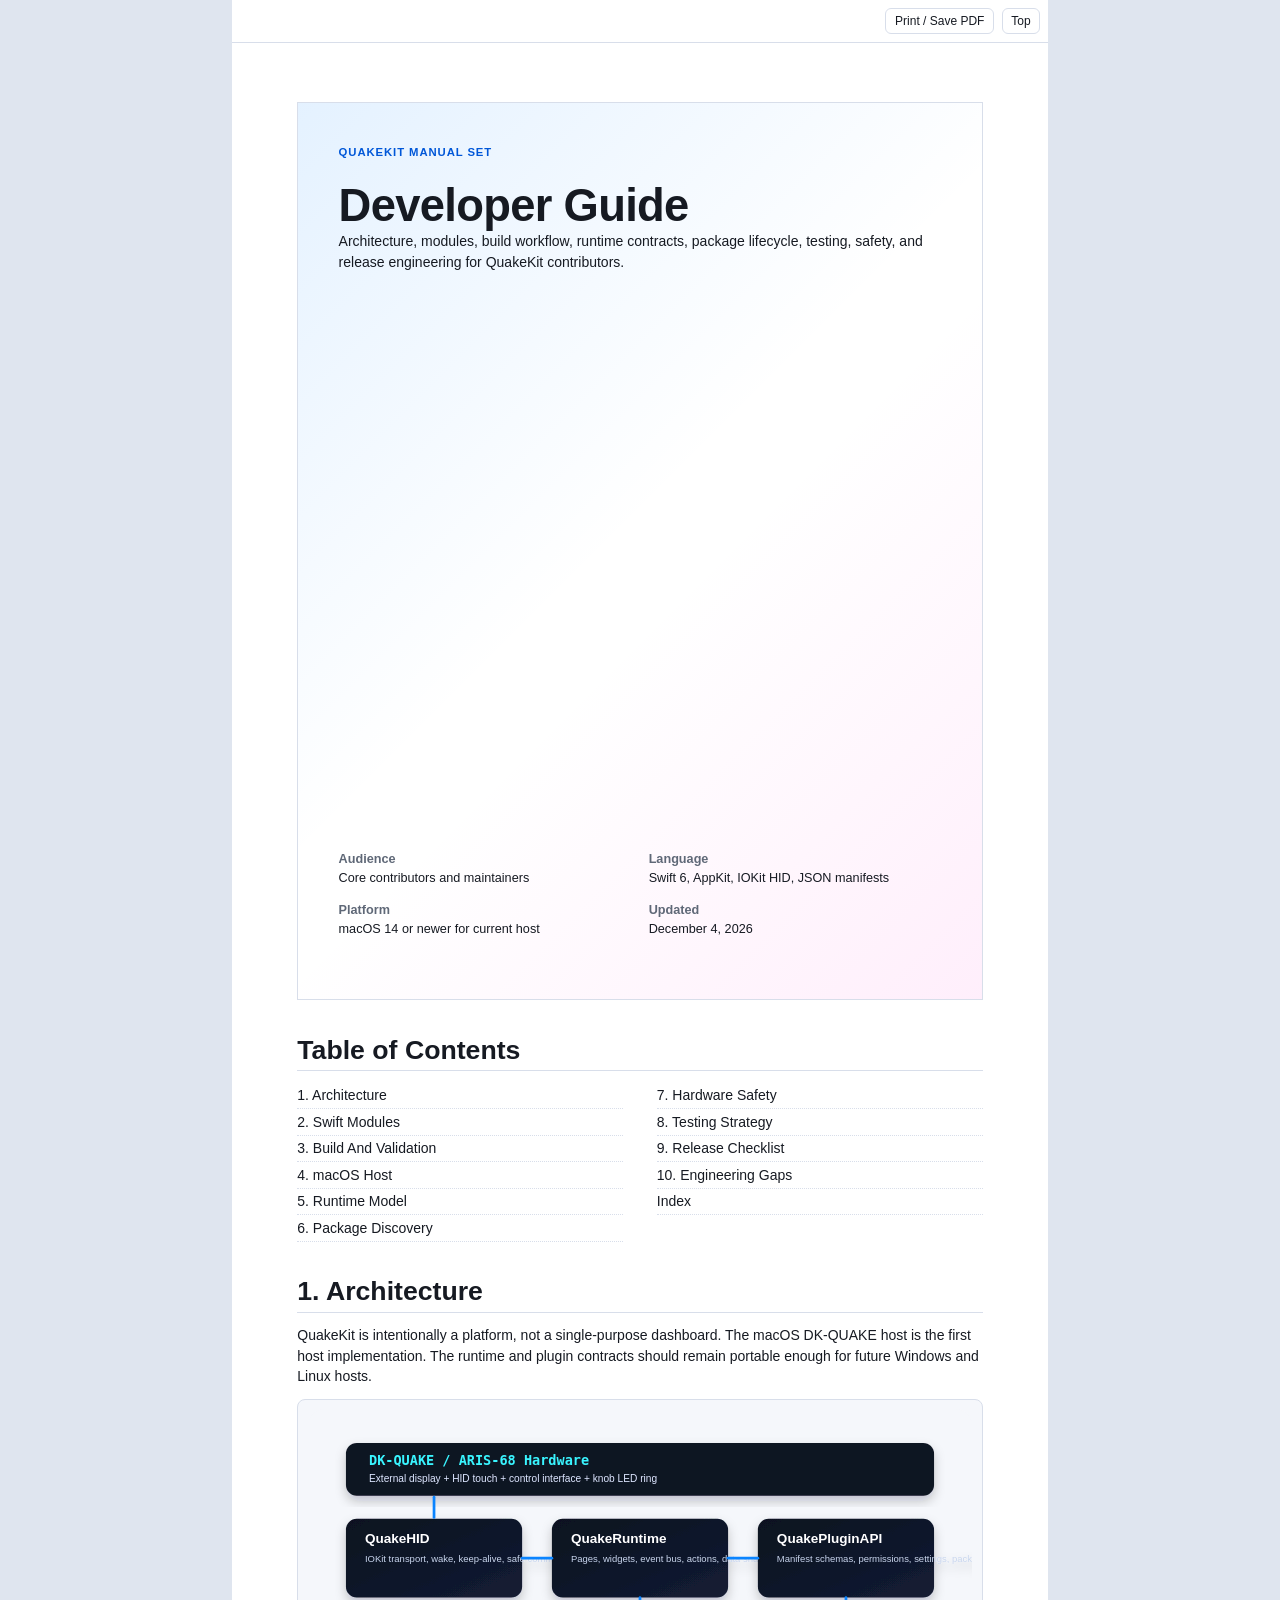
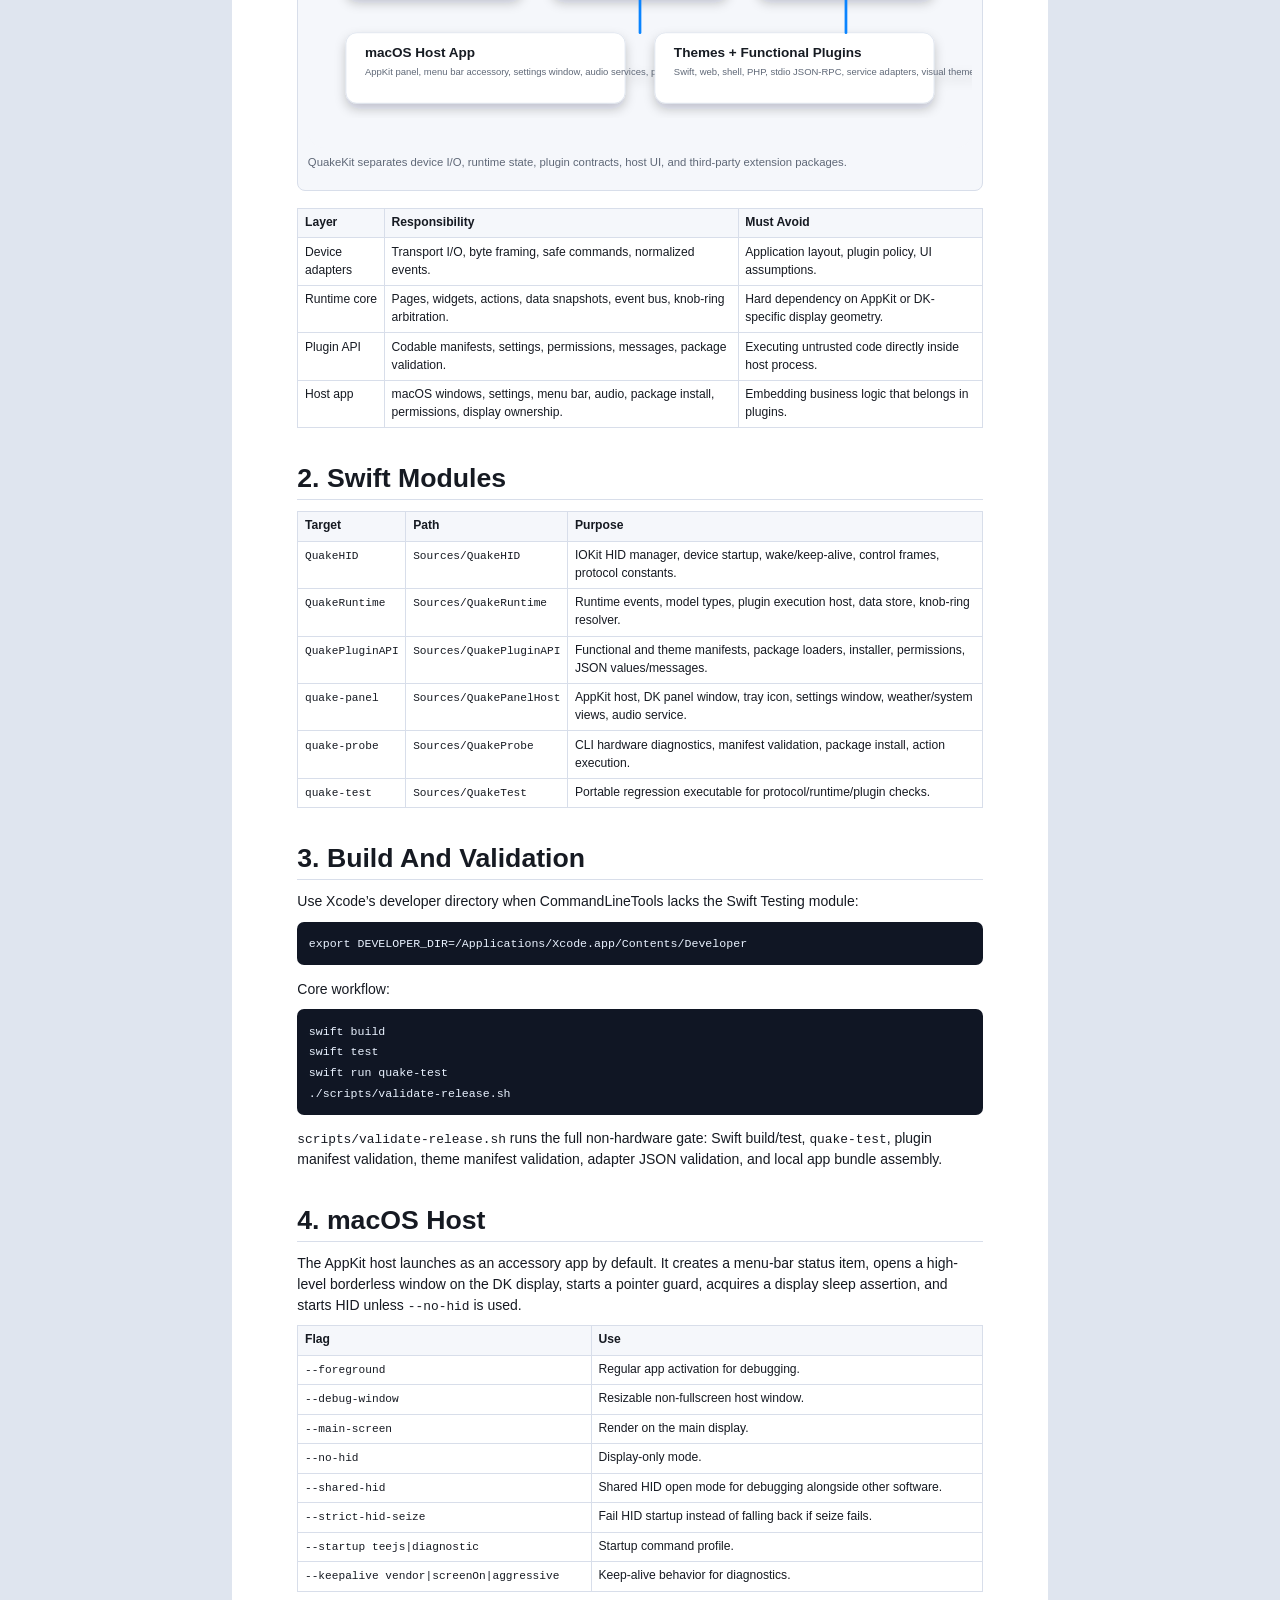
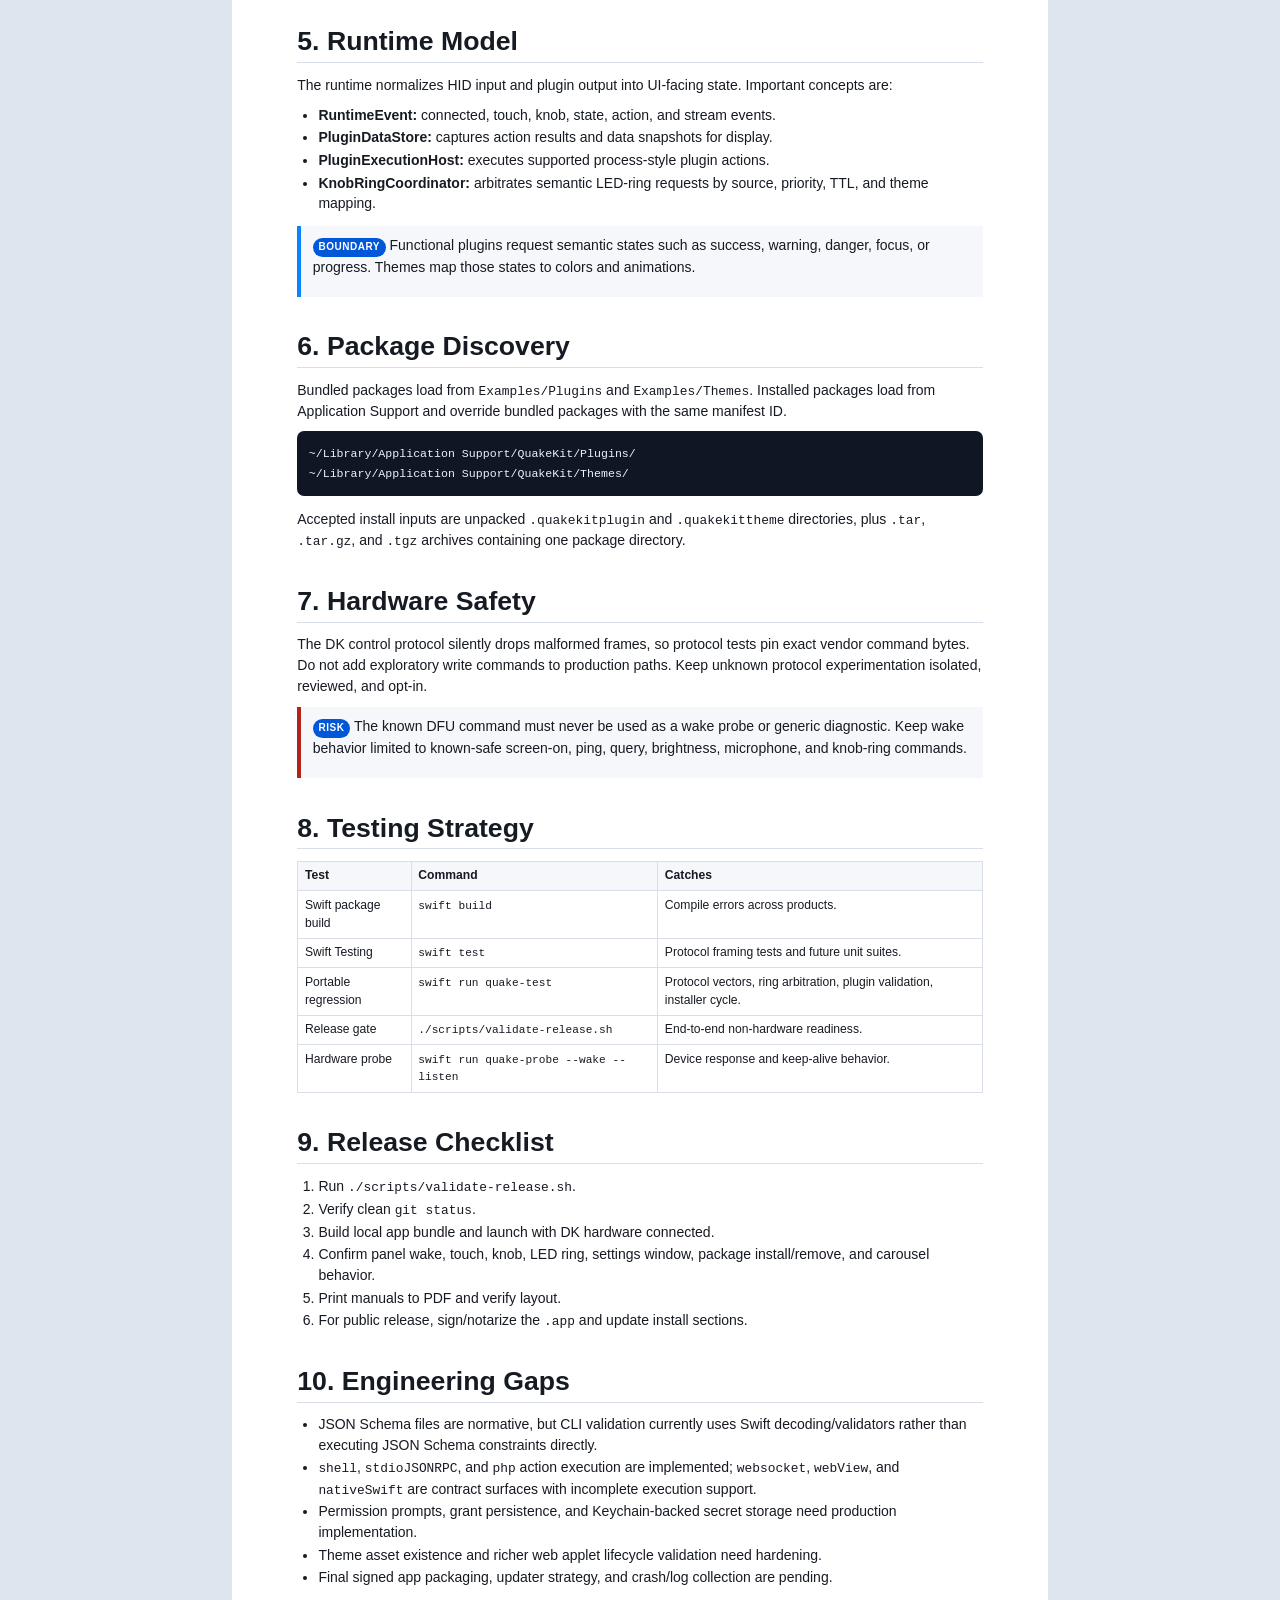
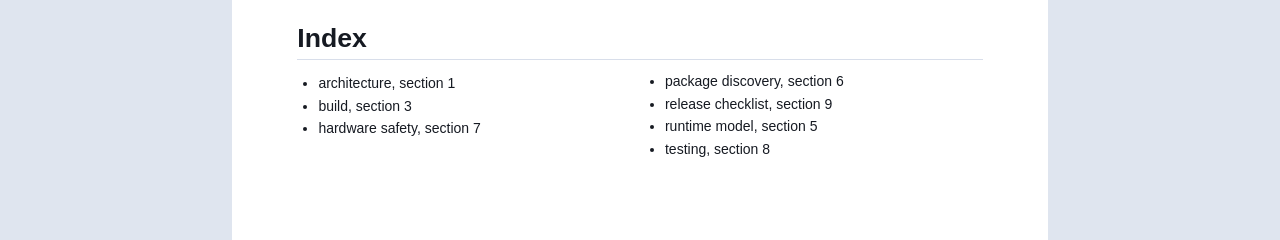
<file: docs/manuals/developer-guide.html>
<!doctype html>
<html lang="en">
<head>
  <meta charset="utf-8">
  <meta name="viewport" content="width=device-width, initial-scale=1">
  <title>QuakeKit Developer Guide</title>
  <link rel="stylesheet" href="assets/manual.css">
  <script src="assets/manual.js" defer></script>
</head>
<body>
<main class="manual">
  <section class="cover">
    <div>
      <div class="eyebrow">QuakeKit Manual Set</div>
      <h1>Developer Guide</h1>
      <p>Architecture, modules, build workflow, runtime contracts, package lifecycle, testing, safety, and release engineering for QuakeKit contributors.</p>
    </div>
    <dl class="doc-meta">
      <div><dt>Audience</dt><dd>Core contributors and maintainers</dd></div>
      <div><dt>Language</dt><dd>Swift 6, AppKit, IOKit HID, JSON manifests</dd></div>
      <div><dt>Platform</dt><dd>macOS 14 or newer for current host</dd></div>
      <div><dt>Updated</dt><dd data-build-date></dd></div>
    </dl>
  </section>

  <section>
    <h2>Table of Contents</h2>
    <nav class="toc">
      <a href="#architecture">1. Architecture</a>
      <a href="#modules">2. Swift Modules</a>
      <a href="#build">3. Build And Validation</a>
      <a href="#host">4. macOS Host</a>
      <a href="#runtime">5. Runtime Model</a>
      <a href="#packages">6. Package Discovery</a>
      <a href="#hardware">7. Hardware Safety</a>
      <a href="#testing">8. Testing Strategy</a>
      <a href="#release">9. Release Checklist</a>
      <a href="#gaps">10. Engineering Gaps</a>
      <a href="#index">Index</a>
    </nav>
  </section>

  <section id="architecture">
    <h2>1. Architecture</h2>
    <p>QuakeKit is intentionally a platform, not a single-purpose dashboard. The macOS DK-QUAKE host is the first host implementation. The runtime and plugin contracts should remain portable enough for future Windows and Linux hosts.</p>
    <div class="figure">
      <img src="assets/platform-architecture.svg" alt="QuakeKit layered architecture">
      <p class="caption">QuakeKit separates device I/O, runtime state, plugin contracts, host UI, and third-party extension packages.</p>
    </div>
    <table>
      <thead><tr><th>Layer</th><th>Responsibility</th><th>Must Avoid</th></tr></thead>
      <tbody>
        <tr><td>Device adapters</td><td>Transport I/O, byte framing, safe commands, normalized events.</td><td>Application layout, plugin policy, UI assumptions.</td></tr>
        <tr><td>Runtime core</td><td>Pages, widgets, actions, data snapshots, event bus, knob-ring arbitration.</td><td>Hard dependency on AppKit or DK-specific display geometry.</td></tr>
        <tr><td>Plugin API</td><td>Codable manifests, settings, permissions, messages, package validation.</td><td>Executing untrusted code directly inside host process.</td></tr>
        <tr><td>Host app</td><td>macOS windows, settings, menu bar, audio, package install, permissions, display ownership.</td><td>Embedding business logic that belongs in plugins.</td></tr>
      </tbody>
    </table>
  </section>

  <section id="modules">
    <h2>2. Swift Modules</h2>
    <table>
      <thead><tr><th>Target</th><th>Path</th><th>Purpose</th></tr></thead>
      <tbody>
        <tr><td><code>QuakeHID</code></td><td><code>Sources/QuakeHID</code></td><td>IOKit HID manager, device startup, wake/keep-alive, control frames, protocol constants.</td></tr>
        <tr><td><code>QuakeRuntime</code></td><td><code>Sources/QuakeRuntime</code></td><td>Runtime events, model types, plugin execution host, data store, knob-ring resolver.</td></tr>
        <tr><td><code>QuakePluginAPI</code></td><td><code>Sources/QuakePluginAPI</code></td><td>Functional and theme manifests, package loaders, installer, permissions, JSON values/messages.</td></tr>
        <tr><td><code>quake-panel</code></td><td><code>Sources/QuakePanelHost</code></td><td>AppKit host, DK panel window, tray icon, settings window, weather/system views, audio service.</td></tr>
        <tr><td><code>quake-probe</code></td><td><code>Sources/QuakeProbe</code></td><td>CLI hardware diagnostics, manifest validation, package install, action execution.</td></tr>
        <tr><td><code>quake-test</code></td><td><code>Sources/QuakeTest</code></td><td>Portable regression executable for protocol/runtime/plugin checks.</td></tr>
      </tbody>
    </table>
  </section>

  <section id="build">
    <h2>3. Build And Validation</h2>
    <p>Use Xcode’s developer directory when CommandLineTools lacks the Swift Testing module:</p>
    <pre><code class="language-bash">export DEVELOPER_DIR=/Applications/Xcode.app/Contents/Developer</code></pre>
    <p>Core workflow:</p>
    <pre><code class="language-bash">swift build
swift test
swift run quake-test
./scripts/validate-release.sh</code></pre>
    <p><code>scripts/validate-release.sh</code> runs the full non-hardware gate: Swift build/test, <code>quake-test</code>, plugin manifest validation, theme manifest validation, adapter JSON validation, and local app bundle assembly.</p>
  </section>

  <section id="host">
    <h2>4. macOS Host</h2>
    <p>The AppKit host launches as an accessory app by default. It creates a menu-bar status item, opens a high-level borderless window on the DK display, starts a pointer guard, acquires a display sleep assertion, and starts HID unless <code>--no-hid</code> is used.</p>
    <table>
      <thead><tr><th>Flag</th><th>Use</th></tr></thead>
      <tbody>
        <tr><td><code>--foreground</code></td><td>Regular app activation for debugging.</td></tr>
        <tr><td><code>--debug-window</code></td><td>Resizable non-fullscreen host window.</td></tr>
        <tr><td><code>--main-screen</code></td><td>Render on the main display.</td></tr>
        <tr><td><code>--no-hid</code></td><td>Display-only mode.</td></tr>
        <tr><td><code>--shared-hid</code></td><td>Shared HID open mode for debugging alongside other software.</td></tr>
        <tr><td><code>--strict-hid-seize</code></td><td>Fail HID startup instead of falling back if seize fails.</td></tr>
        <tr><td><code>--startup teejs|diagnostic</code></td><td>Startup command profile.</td></tr>
        <tr><td><code>--keepalive vendor|screenOn|aggressive</code></td><td>Keep-alive behavior for diagnostics.</td></tr>
      </tbody>
    </table>
  </section>

  <section id="runtime">
    <h2>5. Runtime Model</h2>
    <p>The runtime normalizes HID input and plugin output into UI-facing state. Important concepts are:</p>
    <ul>
      <li><strong>RuntimeEvent:</strong> connected, touch, knob, state, action, and stream events.</li>
      <li><strong>PluginDataStore:</strong> captures action results and data snapshots for display.</li>
      <li><strong>PluginExecutionHost:</strong> executes supported process-style plugin actions.</li>
      <li><strong>KnobRingCoordinator:</strong> arbitrates semantic LED-ring requests by source, priority, TTL, and theme mapping.</li>
    </ul>
    <div class="callout">
      <p><span class="label">Boundary</span>Functional plugins request semantic states such as success, warning, danger, focus, or progress. Themes map those states to colors and animations.</p>
    </div>
  </section>

  <section id="packages">
    <h2>6. Package Discovery</h2>
    <p>Bundled packages load from <code>Examples/Plugins</code> and <code>Examples/Themes</code>. Installed packages load from Application Support and override bundled packages with the same manifest ID.</p>
    <pre><code class="language-text">~/Library/Application Support/QuakeKit/Plugins/
~/Library/Application Support/QuakeKit/Themes/</code></pre>
    <p>Accepted install inputs are unpacked <code>.quakekitplugin</code> and <code>.quakekittheme</code> directories, plus <code>.tar</code>, <code>.tar.gz</code>, and <code>.tgz</code> archives containing one package directory.</p>
  </section>

  <section id="hardware">
    <h2>7. Hardware Safety</h2>
    <p>The DK control protocol silently drops malformed frames, so protocol tests pin exact vendor command bytes. Do not add exploratory write commands to production paths. Keep unknown protocol experimentation isolated, reviewed, and opt-in.</p>
    <div class="callout danger">
      <p><span class="label">Risk</span>The known DFU command must never be used as a wake probe or generic diagnostic. Keep wake behavior limited to known-safe screen-on, ping, query, brightness, microphone, and knob-ring commands.</p>
    </div>
  </section>

  <section id="testing">
    <h2>8. Testing Strategy</h2>
    <table>
      <thead><tr><th>Test</th><th>Command</th><th>Catches</th></tr></thead>
      <tbody>
        <tr><td>Swift package build</td><td><code>swift build</code></td><td>Compile errors across products.</td></tr>
        <tr><td>Swift Testing</td><td><code>swift test</code></td><td>Protocol framing tests and future unit suites.</td></tr>
        <tr><td>Portable regression</td><td><code>swift run quake-test</code></td><td>Protocol vectors, ring arbitration, plugin validation, installer cycle.</td></tr>
        <tr><td>Release gate</td><td><code>./scripts/validate-release.sh</code></td><td>End-to-end non-hardware readiness.</td></tr>
        <tr><td>Hardware probe</td><td><code>swift run quake-probe --wake --listen</code></td><td>Device response and keep-alive behavior.</td></tr>
      </tbody>
    </table>
  </section>

  <section id="release">
    <h2>9. Release Checklist</h2>
    <ol>
      <li>Run <code>./scripts/validate-release.sh</code>.</li>
      <li>Verify clean <code>git status</code>.</li>
      <li>Build local app bundle and launch with DK hardware connected.</li>
      <li>Confirm panel wake, touch, knob, LED ring, settings window, package install/remove, and carousel behavior.</li>
      <li>Print manuals to PDF and verify layout.</li>
      <li>For public release, sign/notarize the <code>.app</code> and update install sections.</li>
    </ol>
  </section>

  <section id="gaps">
    <h2>10. Engineering Gaps</h2>
    <ul>
      <li>JSON Schema files are normative, but CLI validation currently uses Swift decoding/validators rather than executing JSON Schema constraints directly.</li>
      <li><code>shell</code>, <code>stdioJSONRPC</code>, and <code>php</code> action execution are implemented; <code>websocket</code>, <code>webView</code>, and <code>nativeSwift</code> are contract surfaces with incomplete execution support.</li>
      <li>Permission prompts, grant persistence, and Keychain-backed secret storage need production implementation.</li>
      <li>Theme asset existence and richer web applet lifecycle validation need hardening.</li>
      <li>Final signed app packaging, updater strategy, and crash/log collection are pending.</li>
    </ul>
  </section>

  <section id="index">
    <h2>Index</h2>
    <ul class="index-list">
      <li>architecture, section 1</li>
      <li>build, section 3</li>
      <li>hardware safety, section 7</li>
      <li>package discovery, section 6</li>
      <li>release checklist, section 9</li>
      <li>runtime model, section 5</li>
      <li>testing, section 8</li>
    </ul>
  </section>
</main>
</body>
</html>
</file>
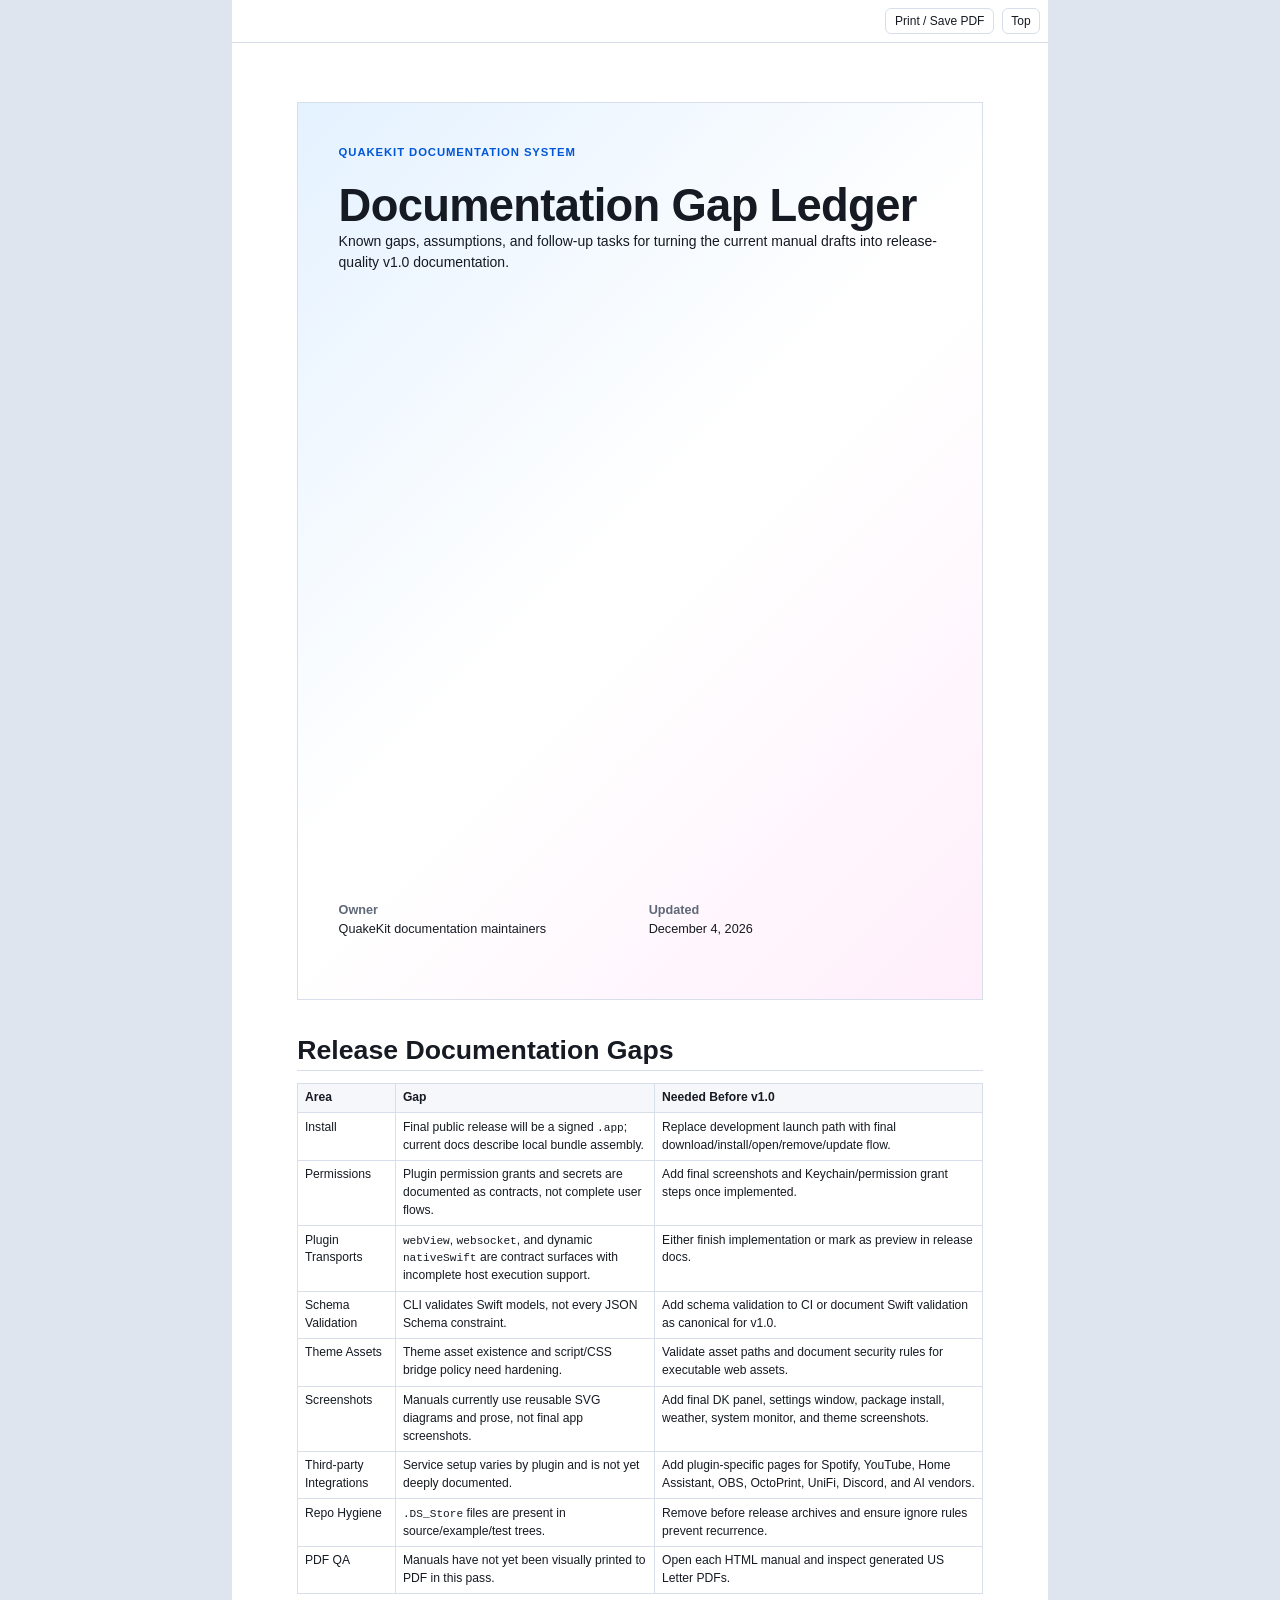
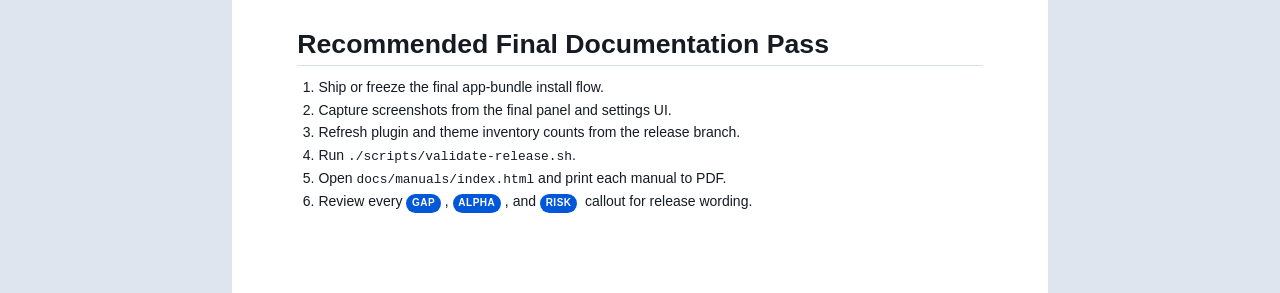
<file: docs/manuals/documentation-gap-ledger.html>
<!doctype html>
<html lang="en">
<head>
  <meta charset="utf-8">
  <meta name="viewport" content="width=device-width, initial-scale=1">
  <title>QuakeKit Documentation Gap Ledger</title>
  <link rel="stylesheet" href="assets/manual.css">
  <script src="assets/manual.js" defer></script>
</head>
<body>
<main class="manual">
  <section class="cover">
    <div>
      <div class="eyebrow">QuakeKit Documentation System</div>
      <h1>Documentation Gap Ledger</h1>
      <p>Known gaps, assumptions, and follow-up tasks for turning the current manual drafts into release-quality v1.0 documentation.</p>
    </div>
    <dl class="doc-meta">
      <div><dt>Owner</dt><dd>QuakeKit documentation maintainers</dd></div>
      <div><dt>Updated</dt><dd data-build-date></dd></div>
    </dl>
  </section>

  <section>
    <h2>Release Documentation Gaps</h2>
    <table>
      <thead><tr><th>Area</th><th>Gap</th><th>Needed Before v1.0</th></tr></thead>
      <tbody>
        <tr><td>Install</td><td>Final public release will be a signed <code>.app</code>; current docs describe local bundle assembly.</td><td>Replace development launch path with final download/install/open/remove/update flow.</td></tr>
        <tr><td>Permissions</td><td>Plugin permission grants and secrets are documented as contracts, not complete user flows.</td><td>Add final screenshots and Keychain/permission grant steps once implemented.</td></tr>
        <tr><td>Plugin Transports</td><td><code>webView</code>, <code>websocket</code>, and dynamic <code>nativeSwift</code> are contract surfaces with incomplete host execution support.</td><td>Either finish implementation or mark as preview in release docs.</td></tr>
        <tr><td>Schema Validation</td><td>CLI validates Swift models, not every JSON Schema constraint.</td><td>Add schema validation to CI or document Swift validation as canonical for v1.0.</td></tr>
        <tr><td>Theme Assets</td><td>Theme asset existence and script/CSS bridge policy need hardening.</td><td>Validate asset paths and document security rules for executable web assets.</td></tr>
        <tr><td>Screenshots</td><td>Manuals currently use reusable SVG diagrams and prose, not final app screenshots.</td><td>Add final DK panel, settings window, package install, weather, system monitor, and theme screenshots.</td></tr>
        <tr><td>Third-party Integrations</td><td>Service setup varies by plugin and is not yet deeply documented.</td><td>Add plugin-specific pages for Spotify, YouTube, Home Assistant, OBS, OctoPrint, UniFi, Discord, and AI vendors.</td></tr>
        <tr><td>Repo Hygiene</td><td><code>.DS_Store</code> files are present in source/example/test trees.</td><td>Remove before release archives and ensure ignore rules prevent recurrence.</td></tr>
        <tr><td>PDF QA</td><td>Manuals have not yet been visually printed to PDF in this pass.</td><td>Open each HTML manual and inspect generated US Letter PDFs.</td></tr>
      </tbody>
    </table>
  </section>

  <section>
    <h2>Recommended Final Documentation Pass</h2>
    <ol>
      <li>Ship or freeze the final app-bundle install flow.</li>
      <li>Capture screenshots from the final panel and settings UI.</li>
      <li>Refresh plugin and theme inventory counts from the release branch.</li>
      <li>Run <code>./scripts/validate-release.sh</code>.</li>
      <li>Open <code>docs/manuals/index.html</code> and print each manual to PDF.</li>
      <li>Review every <span class="label">Gap</span>, <span class="label">Alpha</span>, and <span class="label">Risk</span> callout for release wording.</li>
    </ol>
  </section>
</main>
</body>
</html>
</file>
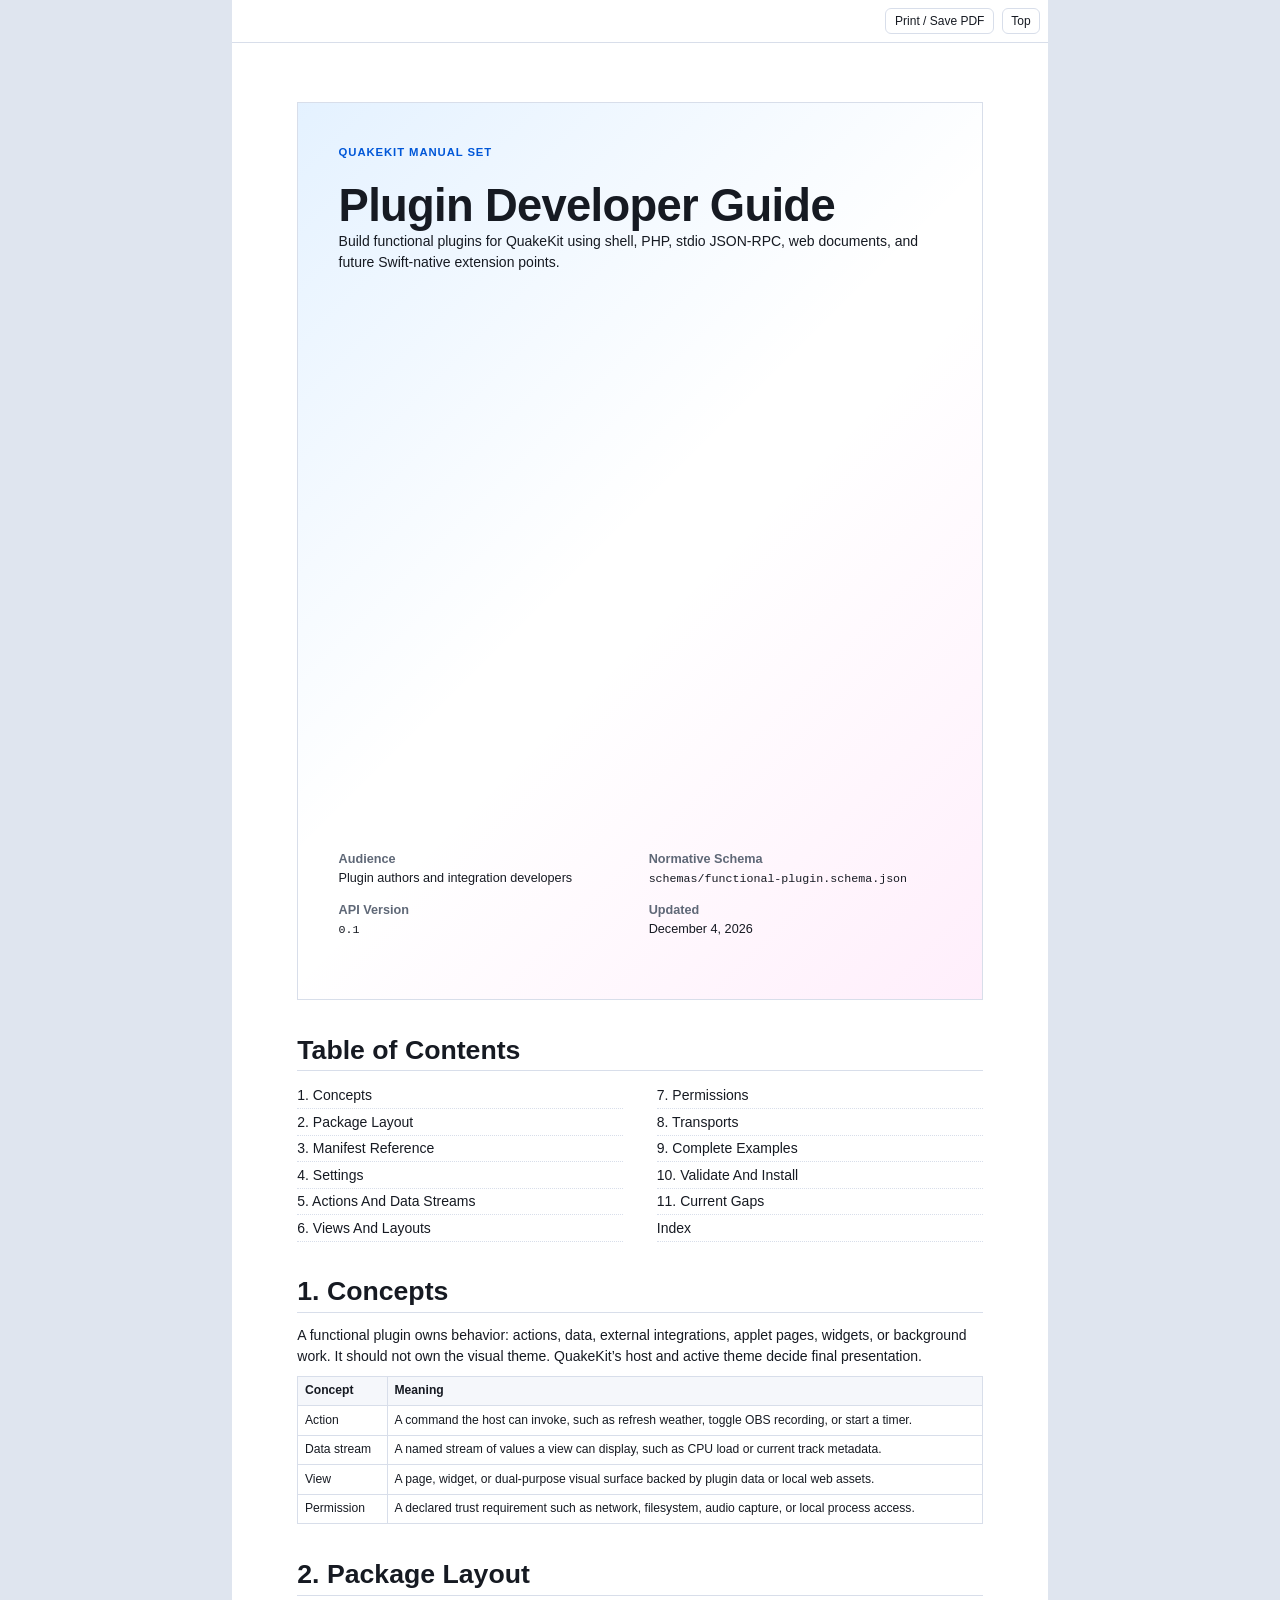
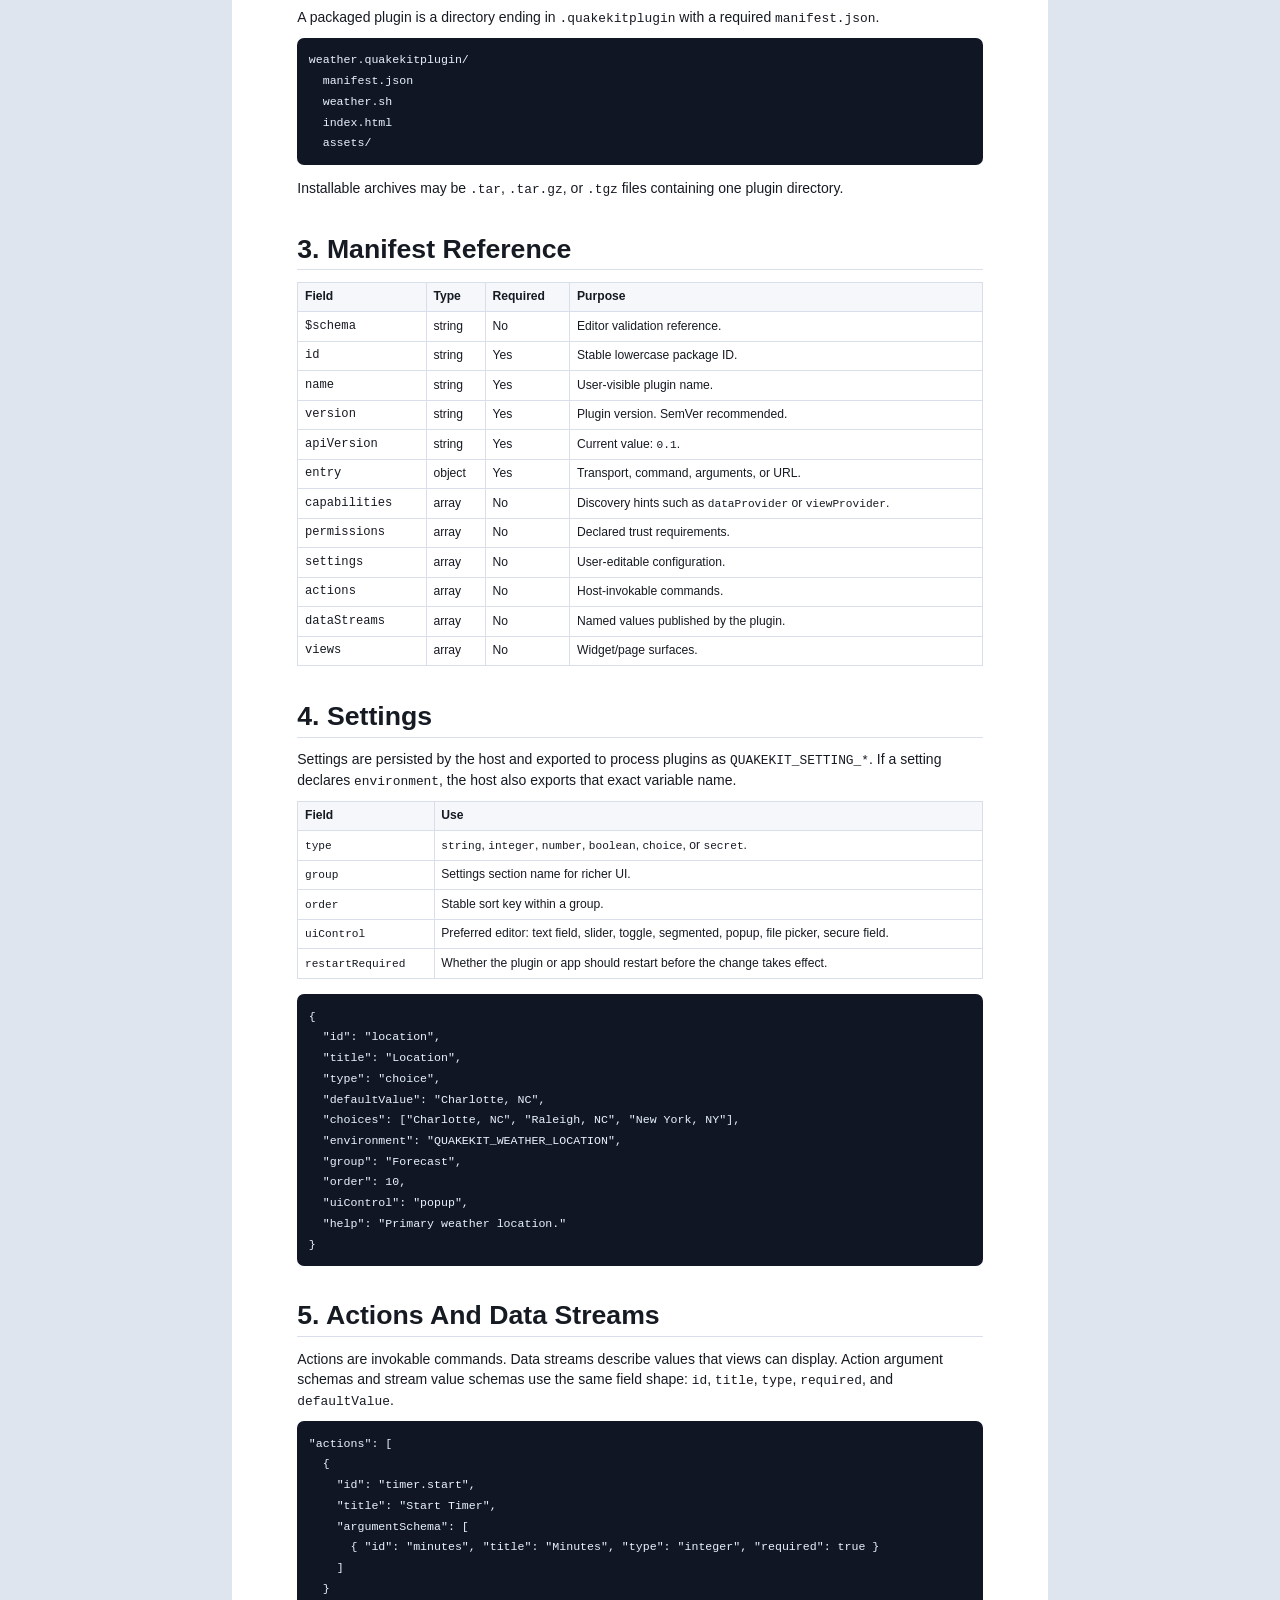
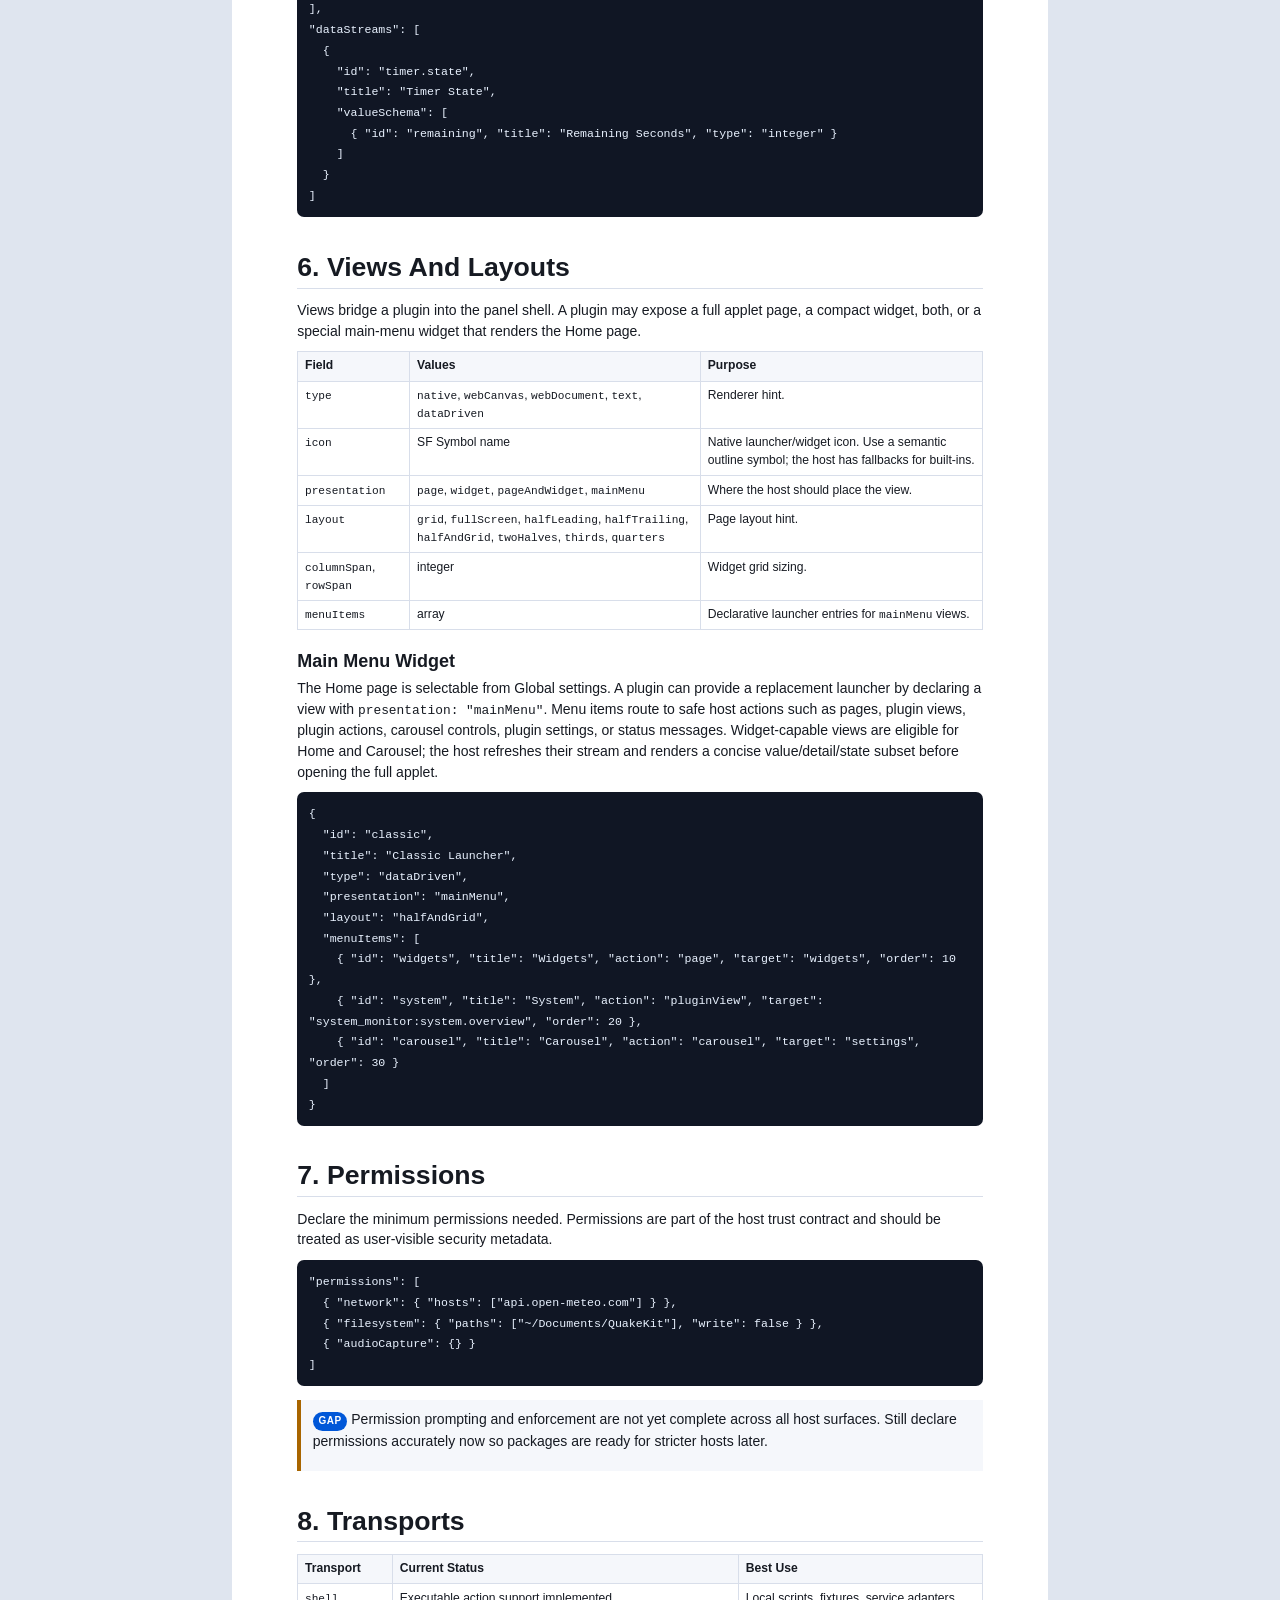
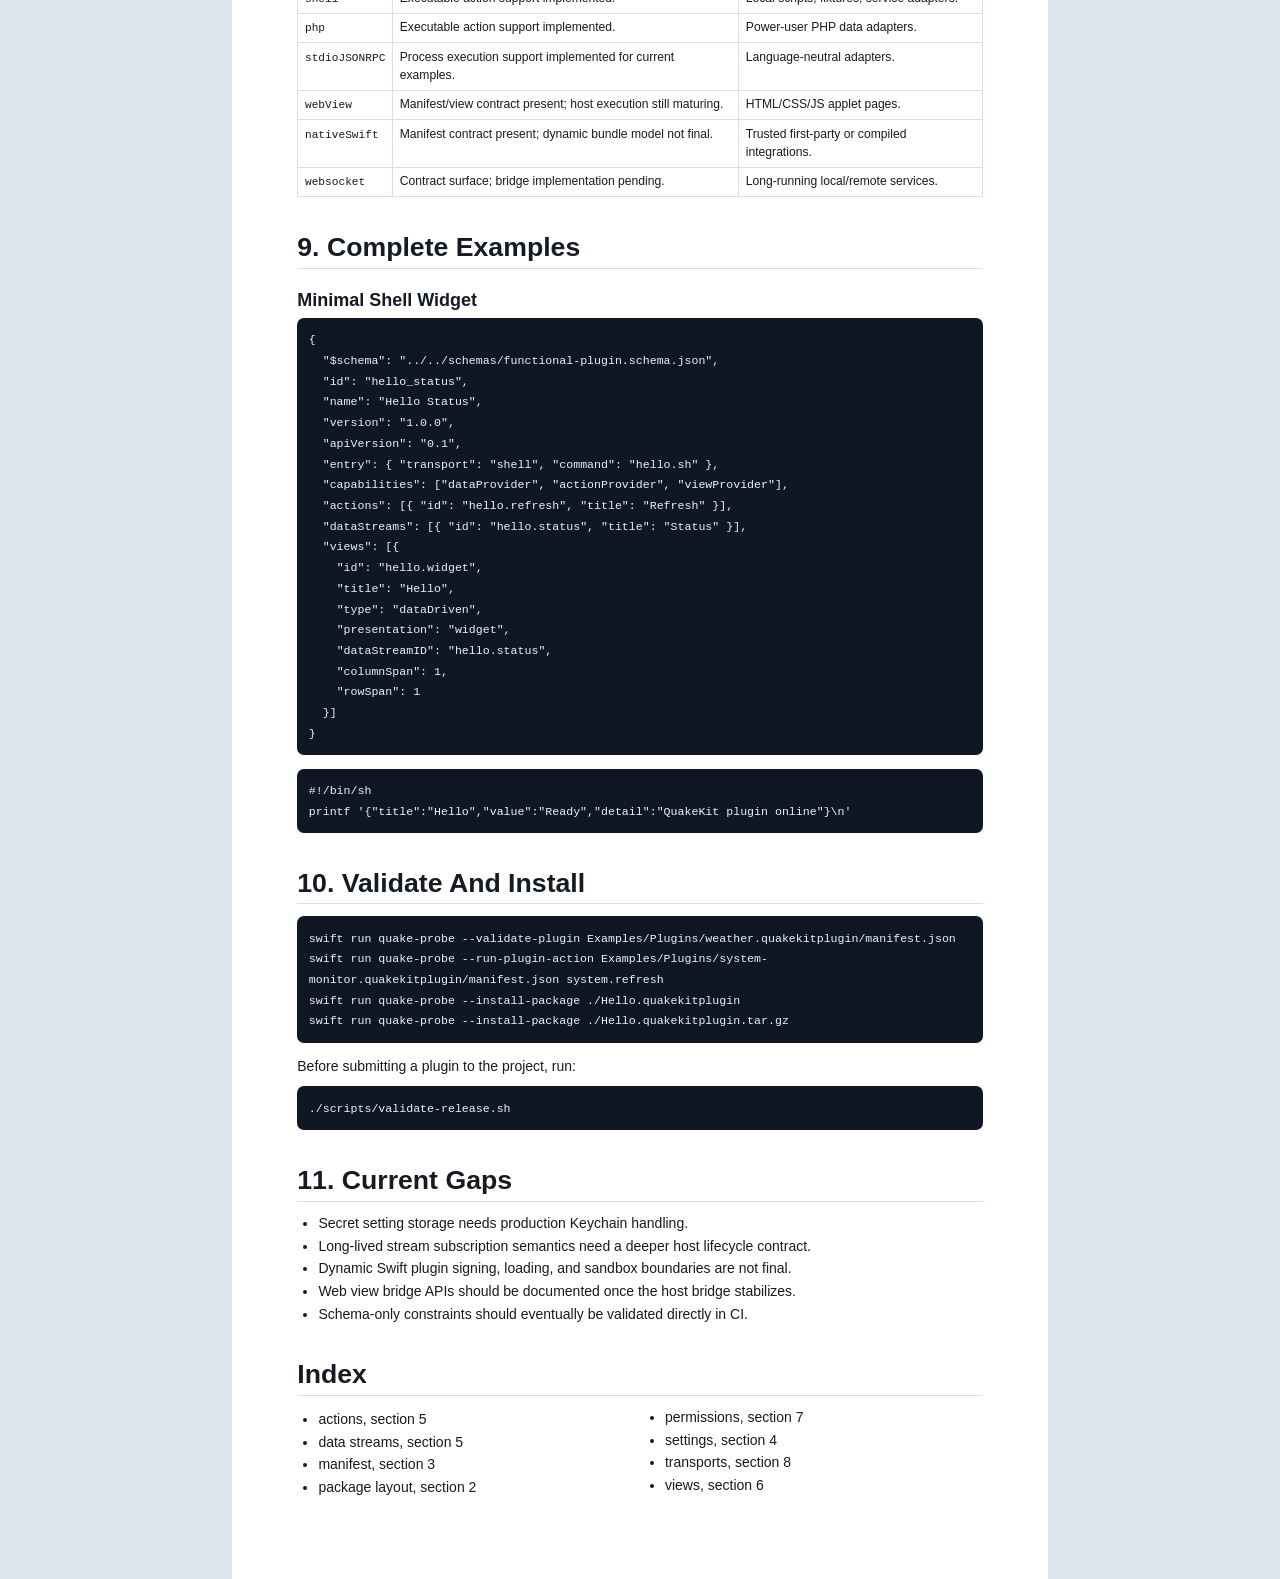
<file: docs/manuals/plugin-developer-guide.html>
<!doctype html>
<html lang="en">
<head>
  <meta charset="utf-8">
  <meta name="viewport" content="width=device-width, initial-scale=1">
  <title>QuakeKit Plugin Developer Guide</title>
  <link rel="stylesheet" href="assets/manual.css">
  <script src="assets/manual.js" defer></script>
</head>
<body>
<main class="manual">
  <section class="cover">
    <div>
      <div class="eyebrow">QuakeKit Manual Set</div>
      <h1>Plugin Developer Guide</h1>
      <p>Build functional plugins for QuakeKit using shell, PHP, stdio JSON-RPC, web documents, and future Swift-native extension points.</p>
    </div>
    <dl class="doc-meta">
      <div><dt>Audience</dt><dd>Plugin authors and integration developers</dd></div>
      <div><dt>Normative Schema</dt><dd><code>schemas/functional-plugin.schema.json</code></dd></div>
      <div><dt>API Version</dt><dd><code>0.1</code></dd></div>
      <div><dt>Updated</dt><dd data-build-date></dd></div>
    </dl>
  </section>

  <section>
    <h2>Table of Contents</h2>
    <nav class="toc">
      <a href="#concepts">1. Concepts</a>
      <a href="#package">2. Package Layout</a>
      <a href="#manifest">3. Manifest Reference</a>
      <a href="#settings">4. Settings</a>
      <a href="#actions">5. Actions And Data Streams</a>
      <a href="#views">6. Views And Layouts</a>
      <a href="#permissions">7. Permissions</a>
      <a href="#transports">8. Transports</a>
      <a href="#examples">9. Complete Examples</a>
      <a href="#validate">10. Validate And Install</a>
      <a href="#gaps">11. Current Gaps</a>
      <a href="#index">Index</a>
    </nav>
  </section>

  <section id="concepts">
    <h2>1. Concepts</h2>
    <p>A functional plugin owns behavior: actions, data, external integrations, applet pages, widgets, or background work. It should not own the visual theme. QuakeKit’s host and active theme decide final presentation.</p>
    <table>
      <thead><tr><th>Concept</th><th>Meaning</th></tr></thead>
      <tbody>
        <tr><td>Action</td><td>A command the host can invoke, such as refresh weather, toggle OBS recording, or start a timer.</td></tr>
        <tr><td>Data stream</td><td>A named stream of values a view can display, such as CPU load or current track metadata.</td></tr>
        <tr><td>View</td><td>A page, widget, or dual-purpose visual surface backed by plugin data or local web assets.</td></tr>
        <tr><td>Permission</td><td>A declared trust requirement such as network, filesystem, audio capture, or local process access.</td></tr>
      </tbody>
    </table>
  </section>

  <section id="package">
    <h2>2. Package Layout</h2>
    <p>A packaged plugin is a directory ending in <code>.quakekitplugin</code> with a required <code>manifest.json</code>.</p>
    <pre><code class="language-text">weather.quakekitplugin/
  manifest.json
  weather.sh
  index.html
  assets/</code></pre>
    <p>Installable archives may be <code>.tar</code>, <code>.tar.gz</code>, or <code>.tgz</code> files containing one plugin directory.</p>
  </section>

  <section id="manifest">
    <h2>3. Manifest Reference</h2>
    <table class="field-table">
      <thead><tr><th>Field</th><th>Type</th><th>Required</th><th>Purpose</th></tr></thead>
      <tbody>
        <tr><td>$schema</td><td>string</td><td>No</td><td>Editor validation reference.</td></tr>
        <tr><td>id</td><td>string</td><td>Yes</td><td>Stable lowercase package ID.</td></tr>
        <tr><td>name</td><td>string</td><td>Yes</td><td>User-visible plugin name.</td></tr>
        <tr><td>version</td><td>string</td><td>Yes</td><td>Plugin version. SemVer recommended.</td></tr>
        <tr><td>apiVersion</td><td>string</td><td>Yes</td><td>Current value: <code>0.1</code>.</td></tr>
        <tr><td>entry</td><td>object</td><td>Yes</td><td>Transport, command, arguments, or URL.</td></tr>
        <tr><td>capabilities</td><td>array</td><td>No</td><td>Discovery hints such as <code>dataProvider</code> or <code>viewProvider</code>.</td></tr>
        <tr><td>permissions</td><td>array</td><td>No</td><td>Declared trust requirements.</td></tr>
        <tr><td>settings</td><td>array</td><td>No</td><td>User-editable configuration.</td></tr>
        <tr><td>actions</td><td>array</td><td>No</td><td>Host-invokable commands.</td></tr>
        <tr><td>dataStreams</td><td>array</td><td>No</td><td>Named values published by the plugin.</td></tr>
        <tr><td>views</td><td>array</td><td>No</td><td>Widget/page surfaces.</td></tr>
      </tbody>
    </table>
  </section>

  <section id="settings">
    <h2>4. Settings</h2>
    <p>Settings are persisted by the host and exported to process plugins as <code>QUAKEKIT_SETTING_*</code>. If a setting declares <code>environment</code>, the host also exports that exact variable name.</p>
    <table>
      <thead><tr><th>Field</th><th>Use</th></tr></thead>
      <tbody>
        <tr><td><code>type</code></td><td><code>string</code>, <code>integer</code>, <code>number</code>, <code>boolean</code>, <code>choice</code>, or <code>secret</code>.</td></tr>
        <tr><td><code>group</code></td><td>Settings section name for richer UI.</td></tr>
        <tr><td><code>order</code></td><td>Stable sort key within a group.</td></tr>
        <tr><td><code>uiControl</code></td><td>Preferred editor: text field, slider, toggle, segmented, popup, file picker, secure field.</td></tr>
        <tr><td><code>restartRequired</code></td><td>Whether the plugin or app should restart before the change takes effect.</td></tr>
      </tbody>
    </table>
    <pre><code class="language-json">{
  "id": "location",
  "title": "Location",
  "type": "choice",
  "defaultValue": "Charlotte, NC",
  "choices": ["Charlotte, NC", "Raleigh, NC", "New York, NY"],
  "environment": "QUAKEKIT_WEATHER_LOCATION",
  "group": "Forecast",
  "order": 10,
  "uiControl": "popup",
  "help": "Primary weather location."
}</code></pre>
  </section>

  <section id="actions">
    <h2>5. Actions And Data Streams</h2>
    <p>Actions are invokable commands. Data streams describe values that views can display. Action argument schemas and stream value schemas use the same field shape: <code>id</code>, <code>title</code>, <code>type</code>, <code>required</code>, and <code>defaultValue</code>.</p>
    <pre><code class="language-json">"actions": [
  {
    "id": "timer.start",
    "title": "Start Timer",
    "argumentSchema": [
      { "id": "minutes", "title": "Minutes", "type": "integer", "required": true }
    ]
  }
],
"dataStreams": [
  {
    "id": "timer.state",
    "title": "Timer State",
    "valueSchema": [
      { "id": "remaining", "title": "Remaining Seconds", "type": "integer" }
    ]
  }
]</code></pre>
  </section>

  <section id="views">
    <h2>6. Views And Layouts</h2>
    <p>Views bridge a plugin into the panel shell. A plugin may expose a full applet page, a compact widget, both, or a special main-menu widget that renders the Home page.</p>
    <table>
      <thead><tr><th>Field</th><th>Values</th><th>Purpose</th></tr></thead>
      <tbody>
        <tr><td><code>type</code></td><td><code>native</code>, <code>webCanvas</code>, <code>webDocument</code>, <code>text</code>, <code>dataDriven</code></td><td>Renderer hint.</td></tr>
        <tr><td><code>icon</code></td><td>SF Symbol name</td><td>Native launcher/widget icon. Use a semantic outline symbol; the host has fallbacks for built-ins.</td></tr>
        <tr><td><code>presentation</code></td><td><code>page</code>, <code>widget</code>, <code>pageAndWidget</code>, <code>mainMenu</code></td><td>Where the host should place the view.</td></tr>
        <tr><td><code>layout</code></td><td><code>grid</code>, <code>fullScreen</code>, <code>halfLeading</code>, <code>halfTrailing</code>, <code>halfAndGrid</code>, <code>twoHalves</code>, <code>thirds</code>, <code>quarters</code></td><td>Page layout hint.</td></tr>
        <tr><td><code>columnSpan</code>, <code>rowSpan</code></td><td>integer</td><td>Widget grid sizing.</td></tr>
        <tr><td><code>menuItems</code></td><td>array</td><td>Declarative launcher entries for <code>mainMenu</code> views.</td></tr>
      </tbody>
    </table>
    <h3>Main Menu Widget</h3>
    <p>The Home page is selectable from Global settings. A plugin can provide a replacement launcher by declaring a view with <code>presentation: "mainMenu"</code>. Menu items route to safe host actions such as pages, plugin views, plugin actions, carousel controls, plugin settings, or status messages. Widget-capable views are eligible for Home and Carousel; the host refreshes their stream and renders a concise value/detail/state subset before opening the full applet.</p>
    <pre><code class="language-json">{
  "id": "classic",
  "title": "Classic Launcher",
  "type": "dataDriven",
  "presentation": "mainMenu",
  "layout": "halfAndGrid",
  "menuItems": [
    { "id": "widgets", "title": "Widgets", "action": "page", "target": "widgets", "order": 10 },
    { "id": "system", "title": "System", "action": "pluginView", "target": "system_monitor:system.overview", "order": 20 },
    { "id": "carousel", "title": "Carousel", "action": "carousel", "target": "settings", "order": 30 }
  ]
}</code></pre>
  </section>

  <section id="permissions">
    <h2>7. Permissions</h2>
    <p>Declare the minimum permissions needed. Permissions are part of the host trust contract and should be treated as user-visible security metadata.</p>
    <pre><code class="language-json">"permissions": [
  { "network": { "hosts": ["api.open-meteo.com"] } },
  { "filesystem": { "paths": ["~/Documents/QuakeKit"], "write": false } },
  { "audioCapture": {} }
]</code></pre>
    <div class="callout warning">
      <p><span class="label">Gap</span>Permission prompting and enforcement are not yet complete across all host surfaces. Still declare permissions accurately now so packages are ready for stricter hosts later.</p>
    </div>
  </section>

  <section id="transports">
    <h2>8. Transports</h2>
    <table>
      <thead><tr><th>Transport</th><th>Current Status</th><th>Best Use</th></tr></thead>
      <tbody>
        <tr><td><code>shell</code></td><td>Executable action support implemented.</td><td>Local scripts, fixtures, service adapters.</td></tr>
        <tr><td><code>php</code></td><td>Executable action support implemented.</td><td>Power-user PHP data adapters.</td></tr>
        <tr><td><code>stdioJSONRPC</code></td><td>Process execution support implemented for current examples.</td><td>Language-neutral adapters.</td></tr>
        <tr><td><code>webView</code></td><td>Manifest/view contract present; host execution still maturing.</td><td>HTML/CSS/JS applet pages.</td></tr>
        <tr><td><code>nativeSwift</code></td><td>Manifest contract present; dynamic bundle model not final.</td><td>Trusted first-party or compiled integrations.</td></tr>
        <tr><td><code>websocket</code></td><td>Contract surface; bridge implementation pending.</td><td>Long-running local/remote services.</td></tr>
      </tbody>
    </table>
  </section>

  <section id="examples">
    <h2>9. Complete Examples</h2>
    <h3>Minimal Shell Widget</h3>
    <pre><code class="language-json">{
  "$schema": "../../schemas/functional-plugin.schema.json",
  "id": "hello_status",
  "name": "Hello Status",
  "version": "1.0.0",
  "apiVersion": "0.1",
  "entry": { "transport": "shell", "command": "hello.sh" },
  "capabilities": ["dataProvider", "actionProvider", "viewProvider"],
  "actions": [{ "id": "hello.refresh", "title": "Refresh" }],
  "dataStreams": [{ "id": "hello.status", "title": "Status" }],
  "views": [{
    "id": "hello.widget",
    "title": "Hello",
    "type": "dataDriven",
    "presentation": "widget",
    "dataStreamID": "hello.status",
    "columnSpan": 1,
    "rowSpan": 1
  }]
}</code></pre>
    <pre><code class="language-bash">#!/bin/sh
printf '{"title":"Hello","value":"Ready","detail":"QuakeKit plugin online"}\n'</code></pre>
  </section>

  <section id="validate">
    <h2>10. Validate And Install</h2>
    <pre><code class="language-bash">swift run quake-probe --validate-plugin Examples/Plugins/weather.quakekitplugin/manifest.json
swift run quake-probe --run-plugin-action Examples/Plugins/system-monitor.quakekitplugin/manifest.json system.refresh
swift run quake-probe --install-package ./Hello.quakekitplugin
swift run quake-probe --install-package ./Hello.quakekitplugin.tar.gz</code></pre>
    <p>Before submitting a plugin to the project, run:</p>
    <pre><code class="language-bash">./scripts/validate-release.sh</code></pre>
  </section>

  <section id="gaps">
    <h2>11. Current Gaps</h2>
    <ul>
      <li>Secret setting storage needs production Keychain handling.</li>
      <li>Long-lived stream subscription semantics need a deeper host lifecycle contract.</li>
      <li>Dynamic Swift plugin signing, loading, and sandbox boundaries are not final.</li>
      <li>Web view bridge APIs should be documented once the host bridge stabilizes.</li>
      <li>Schema-only constraints should eventually be validated directly in CI.</li>
    </ul>
  </section>

  <section id="index">
    <h2>Index</h2>
    <ul class="index-list">
      <li>actions, section 5</li>
      <li>data streams, section 5</li>
      <li>manifest, section 3</li>
      <li>package layout, section 2</li>
      <li>permissions, section 7</li>
      <li>settings, section 4</li>
      <li>transports, section 8</li>
      <li>views, section 6</li>
    </ul>
  </section>
</main>
</body>
</html>
</file>
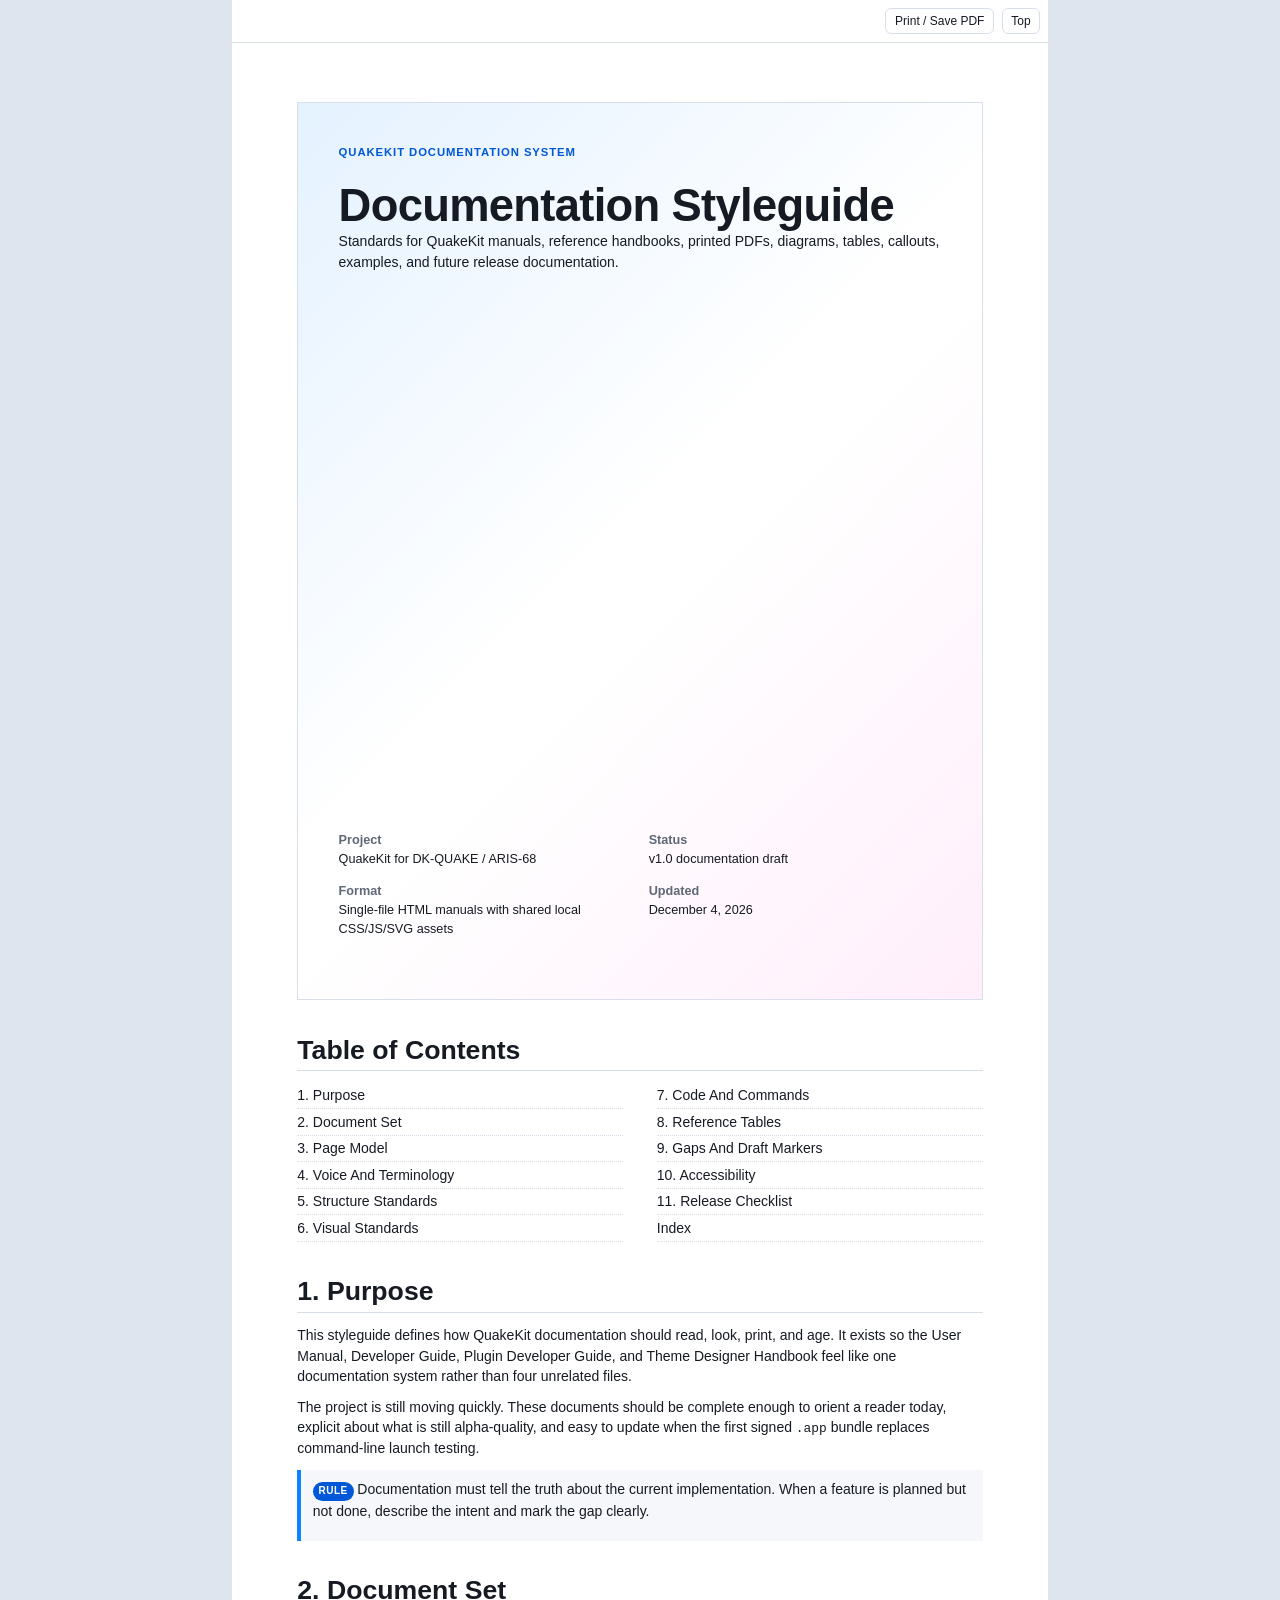
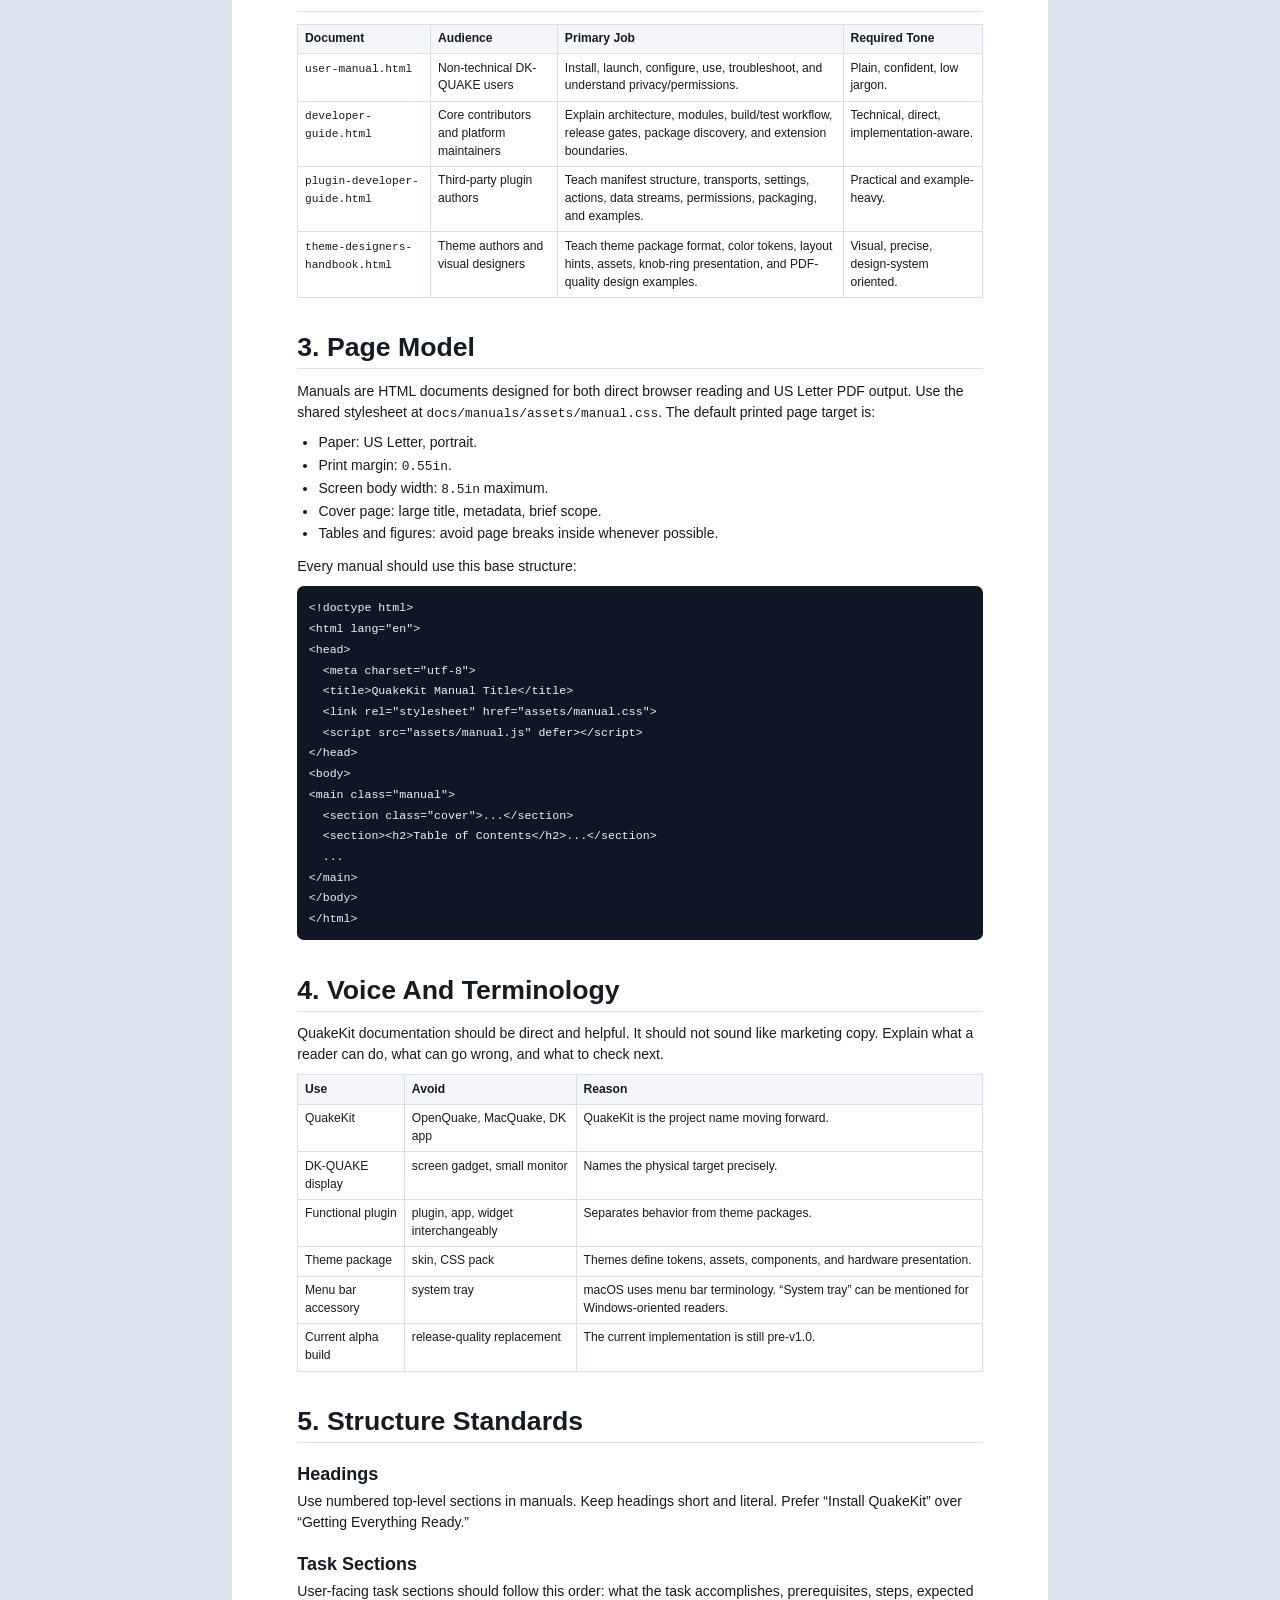
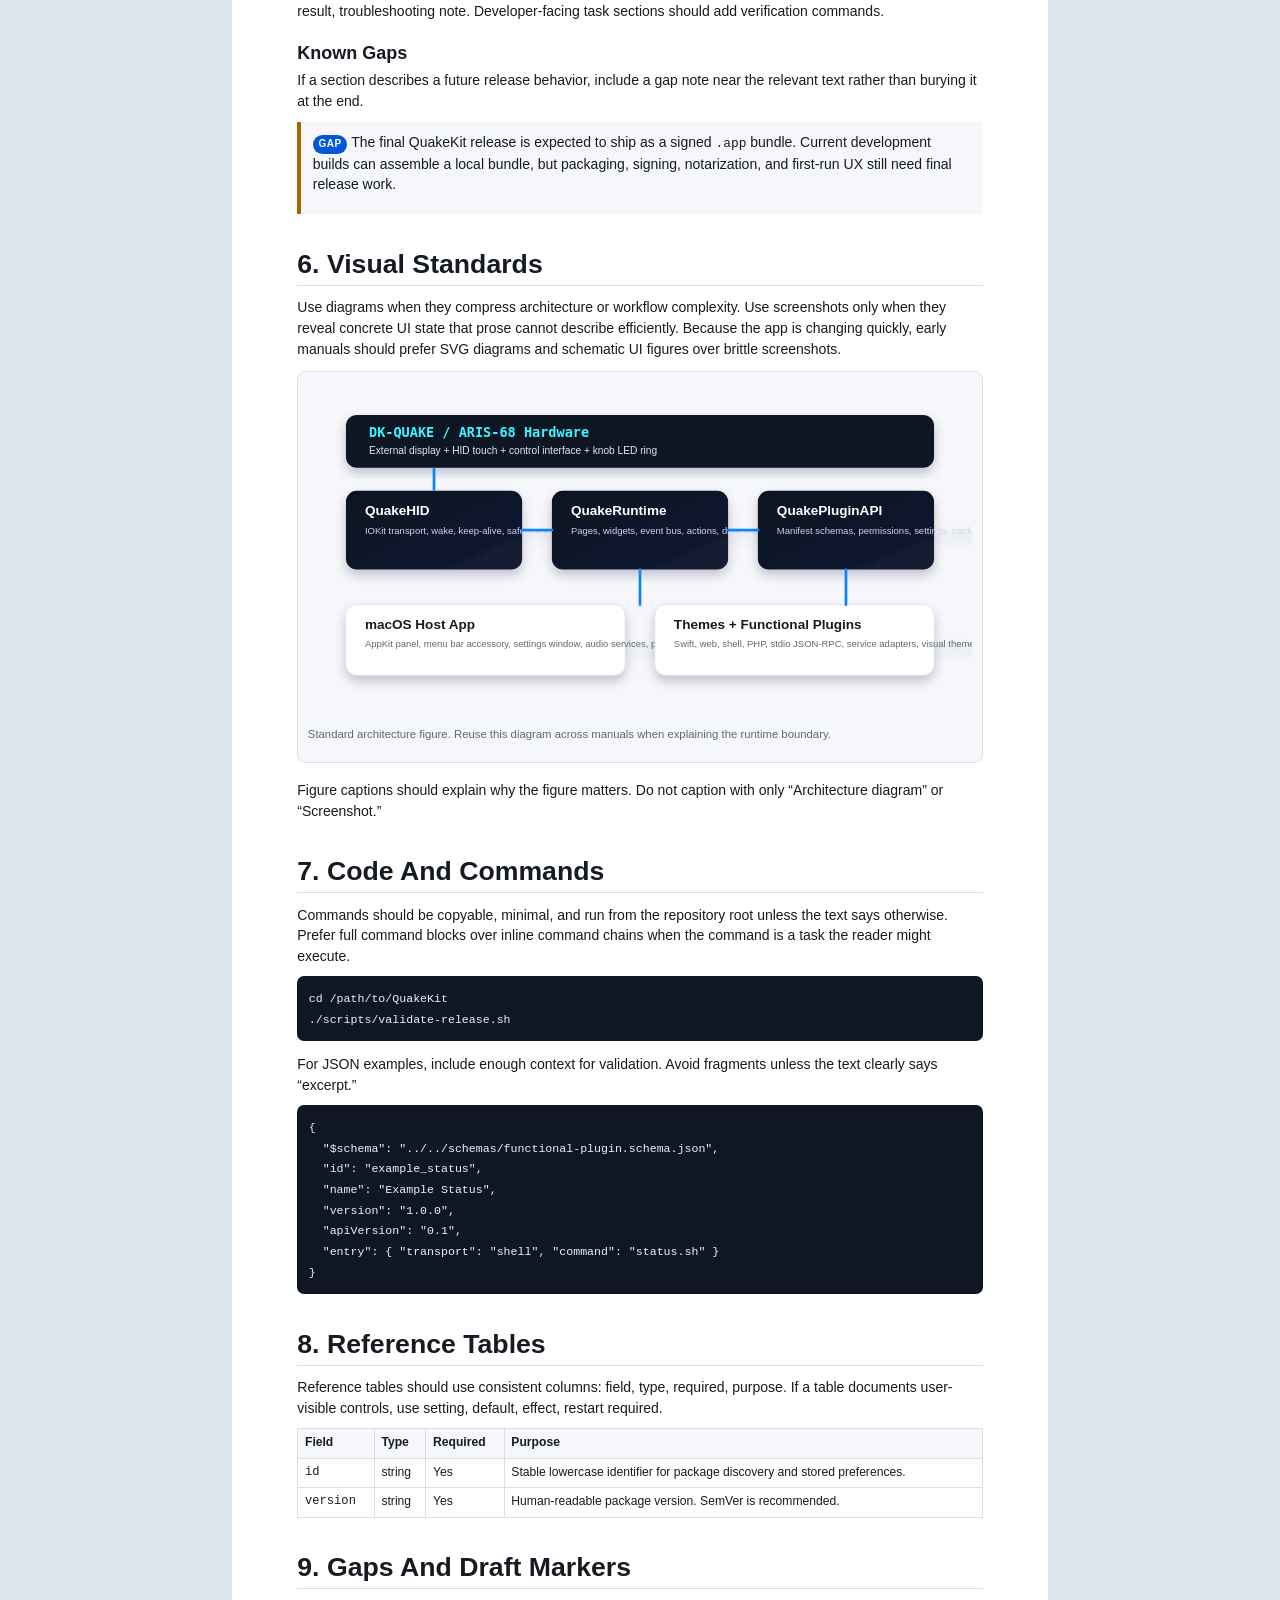
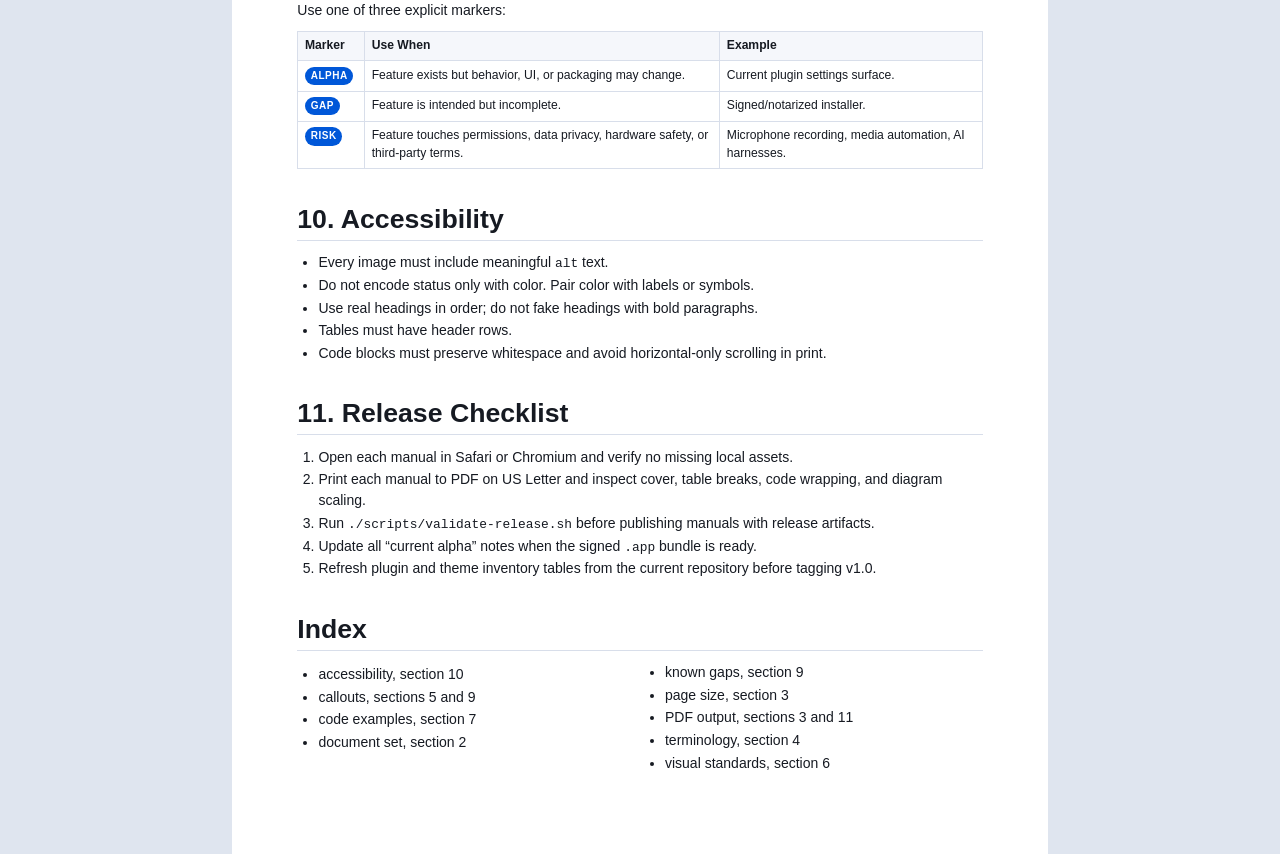
<file: docs/manuals/styleguide.html>
<!doctype html>
<html lang="en">
<head>
  <meta charset="utf-8">
  <meta name="viewport" content="width=device-width, initial-scale=1">
  <title>QuakeKit Documentation Styleguide</title>
  <link rel="stylesheet" href="assets/manual.css">
  <script src="assets/manual.js" defer></script>
</head>
<body>
<main class="manual">
  <section class="cover">
    <div>
      <div class="eyebrow">QuakeKit Documentation System</div>
      <h1>Documentation Styleguide</h1>
      <p>Standards for QuakeKit manuals, reference handbooks, printed PDFs, diagrams, tables, callouts, examples, and future release documentation.</p>
    </div>
    <dl class="doc-meta">
      <div><dt>Project</dt><dd>QuakeKit for DK-QUAKE / ARIS-68</dd></div>
      <div><dt>Status</dt><dd>v1.0 documentation draft</dd></div>
      <div><dt>Format</dt><dd>Single-file HTML manuals with shared local CSS/JS/SVG assets</dd></div>
      <div><dt>Updated</dt><dd data-build-date></dd></div>
    </dl>
  </section>

  <section>
    <h2 id="toc">Table of Contents</h2>
    <nav class="toc">
      <a href="#purpose">1. Purpose</a>
      <a href="#document-set">2. Document Set</a>
      <a href="#page-model">3. Page Model</a>
      <a href="#voice">4. Voice And Terminology</a>
      <a href="#structure">5. Structure Standards</a>
      <a href="#visuals">6. Visual Standards</a>
      <a href="#code">7. Code And Commands</a>
      <a href="#reference">8. Reference Tables</a>
      <a href="#gaps">9. Gaps And Draft Markers</a>
      <a href="#accessibility">10. Accessibility</a>
      <a href="#release-checklist">11. Release Checklist</a>
      <a href="#index">Index</a>
    </nav>
  </section>

  <section id="purpose">
    <h2>1. Purpose</h2>
    <p>This styleguide defines how QuakeKit documentation should read, look, print, and age. It exists so the User Manual, Developer Guide, Plugin Developer Guide, and Theme Designer Handbook feel like one documentation system rather than four unrelated files.</p>
    <p>The project is still moving quickly. These documents should be complete enough to orient a reader today, explicit about what is still alpha-quality, and easy to update when the first signed <code>.app</code> bundle replaces command-line launch testing.</p>
    <div class="callout">
      <p><span class="label">Rule</span>Documentation must tell the truth about the current implementation. When a feature is planned but not done, describe the intent and mark the gap clearly.</p>
    </div>
  </section>

  <section id="document-set">
    <h2>2. Document Set</h2>
    <table>
      <thead><tr><th>Document</th><th>Audience</th><th>Primary Job</th><th>Required Tone</th></tr></thead>
      <tbody>
        <tr><td><code>user-manual.html</code></td><td>Non-technical DK-QUAKE users</td><td>Install, launch, configure, use, troubleshoot, and understand privacy/permissions.</td><td>Plain, confident, low jargon.</td></tr>
        <tr><td><code>developer-guide.html</code></td><td>Core contributors and platform maintainers</td><td>Explain architecture, modules, build/test workflow, release gates, package discovery, and extension boundaries.</td><td>Technical, direct, implementation-aware.</td></tr>
        <tr><td><code>plugin-developer-guide.html</code></td><td>Third-party plugin authors</td><td>Teach manifest structure, transports, settings, actions, data streams, permissions, packaging, and examples.</td><td>Practical and example-heavy.</td></tr>
        <tr><td><code>theme-designers-handbook.html</code></td><td>Theme authors and visual designers</td><td>Teach theme package format, color tokens, layout hints, assets, knob-ring presentation, and PDF-quality design examples.</td><td>Visual, precise, design-system oriented.</td></tr>
      </tbody>
    </table>
  </section>

  <section id="page-model">
    <h2>3. Page Model</h2>
    <p>Manuals are HTML documents designed for both direct browser reading and US Letter PDF output. Use the shared stylesheet at <code>docs/manuals/assets/manual.css</code>. The default printed page target is:</p>
    <ul>
      <li>Paper: US Letter, portrait.</li>
      <li>Print margin: <code>0.55in</code>.</li>
      <li>Screen body width: <code>8.5in</code> maximum.</li>
      <li>Cover page: large title, metadata, brief scope.</li>
      <li>Tables and figures: avoid page breaks inside whenever possible.</li>
    </ul>
    <p>Every manual should use this base structure:</p>
    <pre><code class="language-html">&lt;!doctype html&gt;
&lt;html lang="en"&gt;
&lt;head&gt;
  &lt;meta charset="utf-8"&gt;
  &lt;title&gt;QuakeKit Manual Title&lt;/title&gt;
  &lt;link rel="stylesheet" href="assets/manual.css"&gt;
  &lt;script src="assets/manual.js" defer&gt;&lt;/script&gt;
&lt;/head&gt;
&lt;body&gt;
&lt;main class="manual"&gt;
  &lt;section class="cover"&gt;...&lt;/section&gt;
  &lt;section&gt;&lt;h2&gt;Table of Contents&lt;/h2&gt;...&lt;/section&gt;
  ...
&lt;/main&gt;
&lt;/body&gt;
&lt;/html&gt;</code></pre>
  </section>

  <section id="voice">
    <h2>4. Voice And Terminology</h2>
    <p>QuakeKit documentation should be direct and helpful. It should not sound like marketing copy. Explain what a reader can do, what can go wrong, and what to check next.</p>
    <table>
      <thead><tr><th>Use</th><th>Avoid</th><th>Reason</th></tr></thead>
      <tbody>
        <tr><td>QuakeKit</td><td>OpenQuake, MacQuake, DK app</td><td>QuakeKit is the project name moving forward.</td></tr>
        <tr><td>DK-QUAKE display</td><td>screen gadget, small monitor</td><td>Names the physical target precisely.</td></tr>
        <tr><td>Functional plugin</td><td>plugin, app, widget interchangeably</td><td>Separates behavior from theme packages.</td></tr>
        <tr><td>Theme package</td><td>skin, CSS pack</td><td>Themes define tokens, assets, components, and hardware presentation.</td></tr>
        <tr><td>Menu bar accessory</td><td>system tray</td><td>macOS uses menu bar terminology. “System tray” can be mentioned for Windows-oriented readers.</td></tr>
        <tr><td>Current alpha build</td><td>release-quality replacement</td><td>The current implementation is still pre-v1.0.</td></tr>
      </tbody>
    </table>
  </section>

  <section id="structure">
    <h2>5. Structure Standards</h2>
    <h3>Headings</h3>
    <p>Use numbered top-level sections in manuals. Keep headings short and literal. Prefer “Install QuakeKit” over “Getting Everything Ready.”</p>
    <h3>Task Sections</h3>
    <p>User-facing task sections should follow this order: what the task accomplishes, prerequisites, steps, expected result, troubleshooting note. Developer-facing task sections should add verification commands.</p>
    <h3>Known Gaps</h3>
    <p>If a section describes a future release behavior, include a gap note near the relevant text rather than burying it at the end.</p>
    <div class="callout warning">
      <p><span class="label">Gap</span>The final QuakeKit release is expected to ship as a signed <code>.app</code> bundle. Current development builds can assemble a local bundle, but packaging, signing, notarization, and first-run UX still need final release work.</p>
    </div>
  </section>

  <section id="visuals">
    <h2>6. Visual Standards</h2>
    <p>Use diagrams when they compress architecture or workflow complexity. Use screenshots only when they reveal concrete UI state that prose cannot describe efficiently. Because the app is changing quickly, early manuals should prefer SVG diagrams and schematic UI figures over brittle screenshots.</p>
    <div class="figure">
      <img src="assets/platform-architecture.svg" alt="Layered QuakeKit platform architecture diagram">
      <p class="caption">Standard architecture figure. Reuse this diagram across manuals when explaining the runtime boundary.</p>
    </div>
    <p>Figure captions should explain why the figure matters. Do not caption with only “Architecture diagram” or “Screenshot.”</p>
  </section>

  <section id="code">
    <h2>7. Code And Commands</h2>
    <p>Commands should be copyable, minimal, and run from the repository root unless the text says otherwise. Prefer full command blocks over inline command chains when the command is a task the reader might execute.</p>
    <pre><code class="language-bash">cd /path/to/QuakeKit
./scripts/validate-release.sh</code></pre>
    <p>For JSON examples, include enough context for validation. Avoid fragments unless the text clearly says “excerpt.”</p>
    <pre><code class="language-json">{
  "$schema": "../../schemas/functional-plugin.schema.json",
  "id": "example_status",
  "name": "Example Status",
  "version": "1.0.0",
  "apiVersion": "0.1",
  "entry": { "transport": "shell", "command": "status.sh" }
}</code></pre>
  </section>

  <section id="reference">
    <h2>8. Reference Tables</h2>
    <p>Reference tables should use consistent columns: field, type, required, purpose. If a table documents user-visible controls, use setting, default, effect, restart required.</p>
    <table class="field-table">
      <thead><tr><th>Field</th><th>Type</th><th>Required</th><th>Purpose</th></tr></thead>
      <tbody>
        <tr><td>id</td><td>string</td><td>Yes</td><td>Stable lowercase identifier for package discovery and stored preferences.</td></tr>
        <tr><td>version</td><td>string</td><td>Yes</td><td>Human-readable package version. SemVer is recommended.</td></tr>
      </tbody>
    </table>
  </section>

  <section id="gaps">
    <h2>9. Gaps And Draft Markers</h2>
    <p>Use one of three explicit markers:</p>
    <table>
      <thead><tr><th>Marker</th><th>Use When</th><th>Example</th></tr></thead>
      <tbody>
        <tr><td><span class="label">Alpha</span></td><td>Feature exists but behavior, UI, or packaging may change.</td><td>Current plugin settings surface.</td></tr>
        <tr><td><span class="label">Gap</span></td><td>Feature is intended but incomplete.</td><td>Signed/notarized installer.</td></tr>
        <tr><td><span class="label">Risk</span></td><td>Feature touches permissions, data privacy, hardware safety, or third-party terms.</td><td>Microphone recording, media automation, AI harnesses.</td></tr>
      </tbody>
    </table>
  </section>

  <section id="accessibility">
    <h2>10. Accessibility</h2>
    <ul>
      <li>Every image must include meaningful <code>alt</code> text.</li>
      <li>Do not encode status only with color. Pair color with labels or symbols.</li>
      <li>Use real headings in order; do not fake headings with bold paragraphs.</li>
      <li>Tables must have header rows.</li>
      <li>Code blocks must preserve whitespace and avoid horizontal-only scrolling in print.</li>
    </ul>
  </section>

  <section id="release-checklist">
    <h2>11. Release Checklist</h2>
    <ol>
      <li>Open each manual in Safari or Chromium and verify no missing local assets.</li>
      <li>Print each manual to PDF on US Letter and inspect cover, table breaks, code wrapping, and diagram scaling.</li>
      <li>Run <code>./scripts/validate-release.sh</code> before publishing manuals with release artifacts.</li>
      <li>Update all “current alpha” notes when the signed <code>.app</code> bundle is ready.</li>
      <li>Refresh plugin and theme inventory tables from the current repository before tagging v1.0.</li>
    </ol>
  </section>

  <section id="index">
    <h2>Index</h2>
    <ul class="index-list">
      <li>accessibility, section 10</li>
      <li>callouts, sections 5 and 9</li>
      <li>code examples, section 7</li>
      <li>document set, section 2</li>
      <li>known gaps, section 9</li>
      <li>page size, section 3</li>
      <li>PDF output, sections 3 and 11</li>
      <li>terminology, section 4</li>
      <li>visual standards, section 6</li>
    </ul>
  </section>
</main>
</body>
</html>
</file>
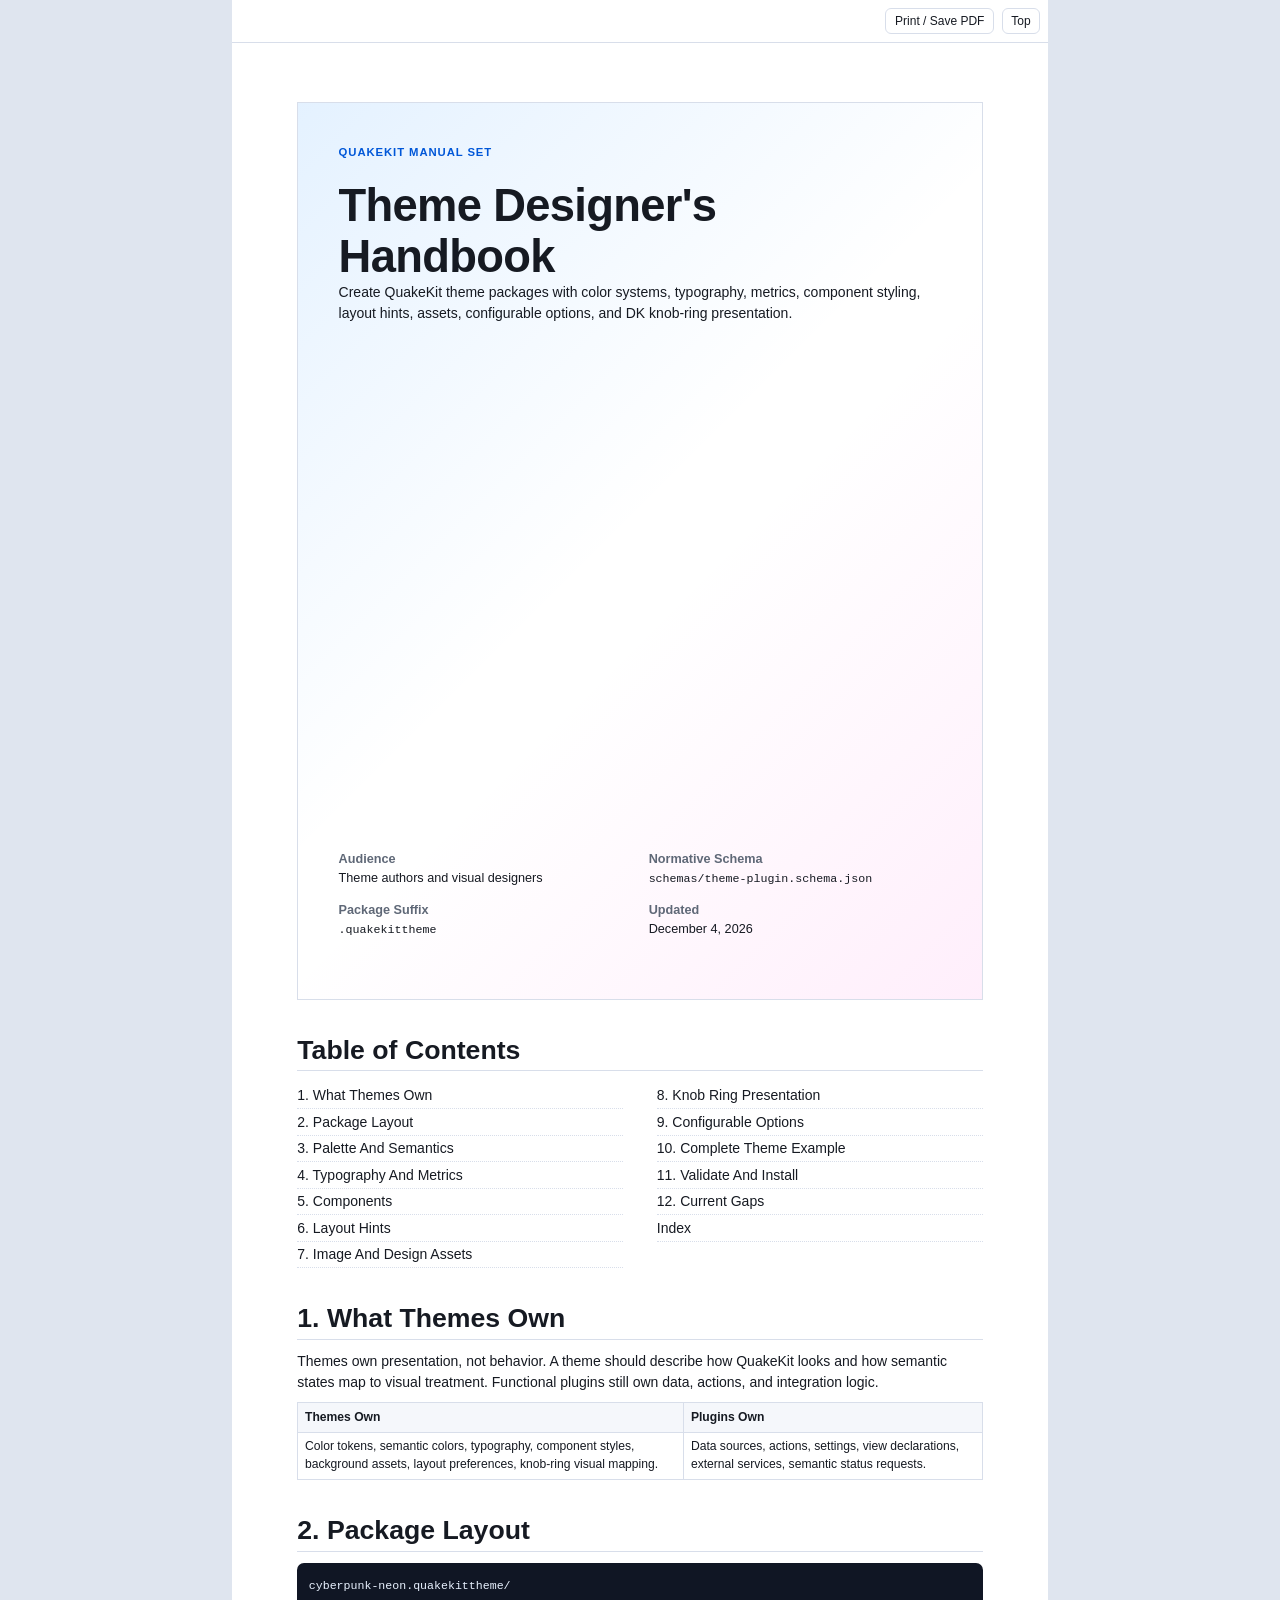
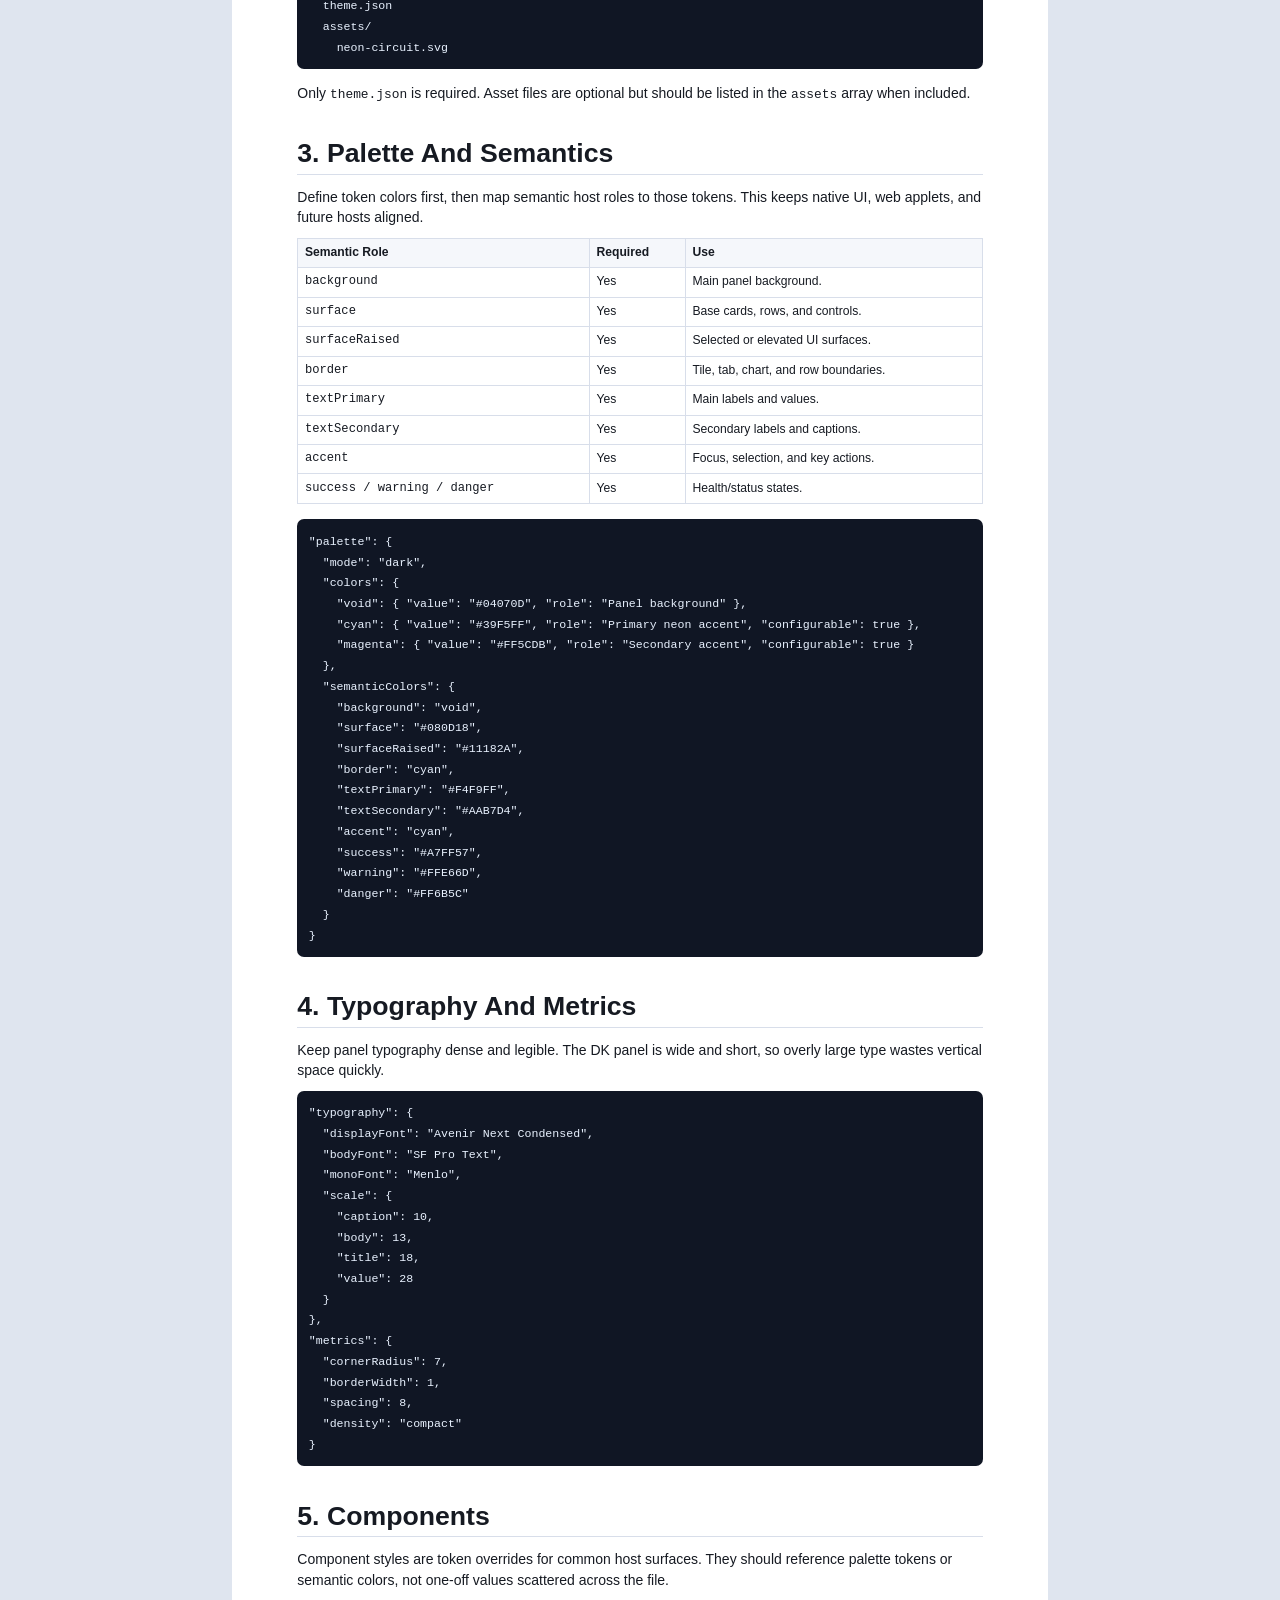
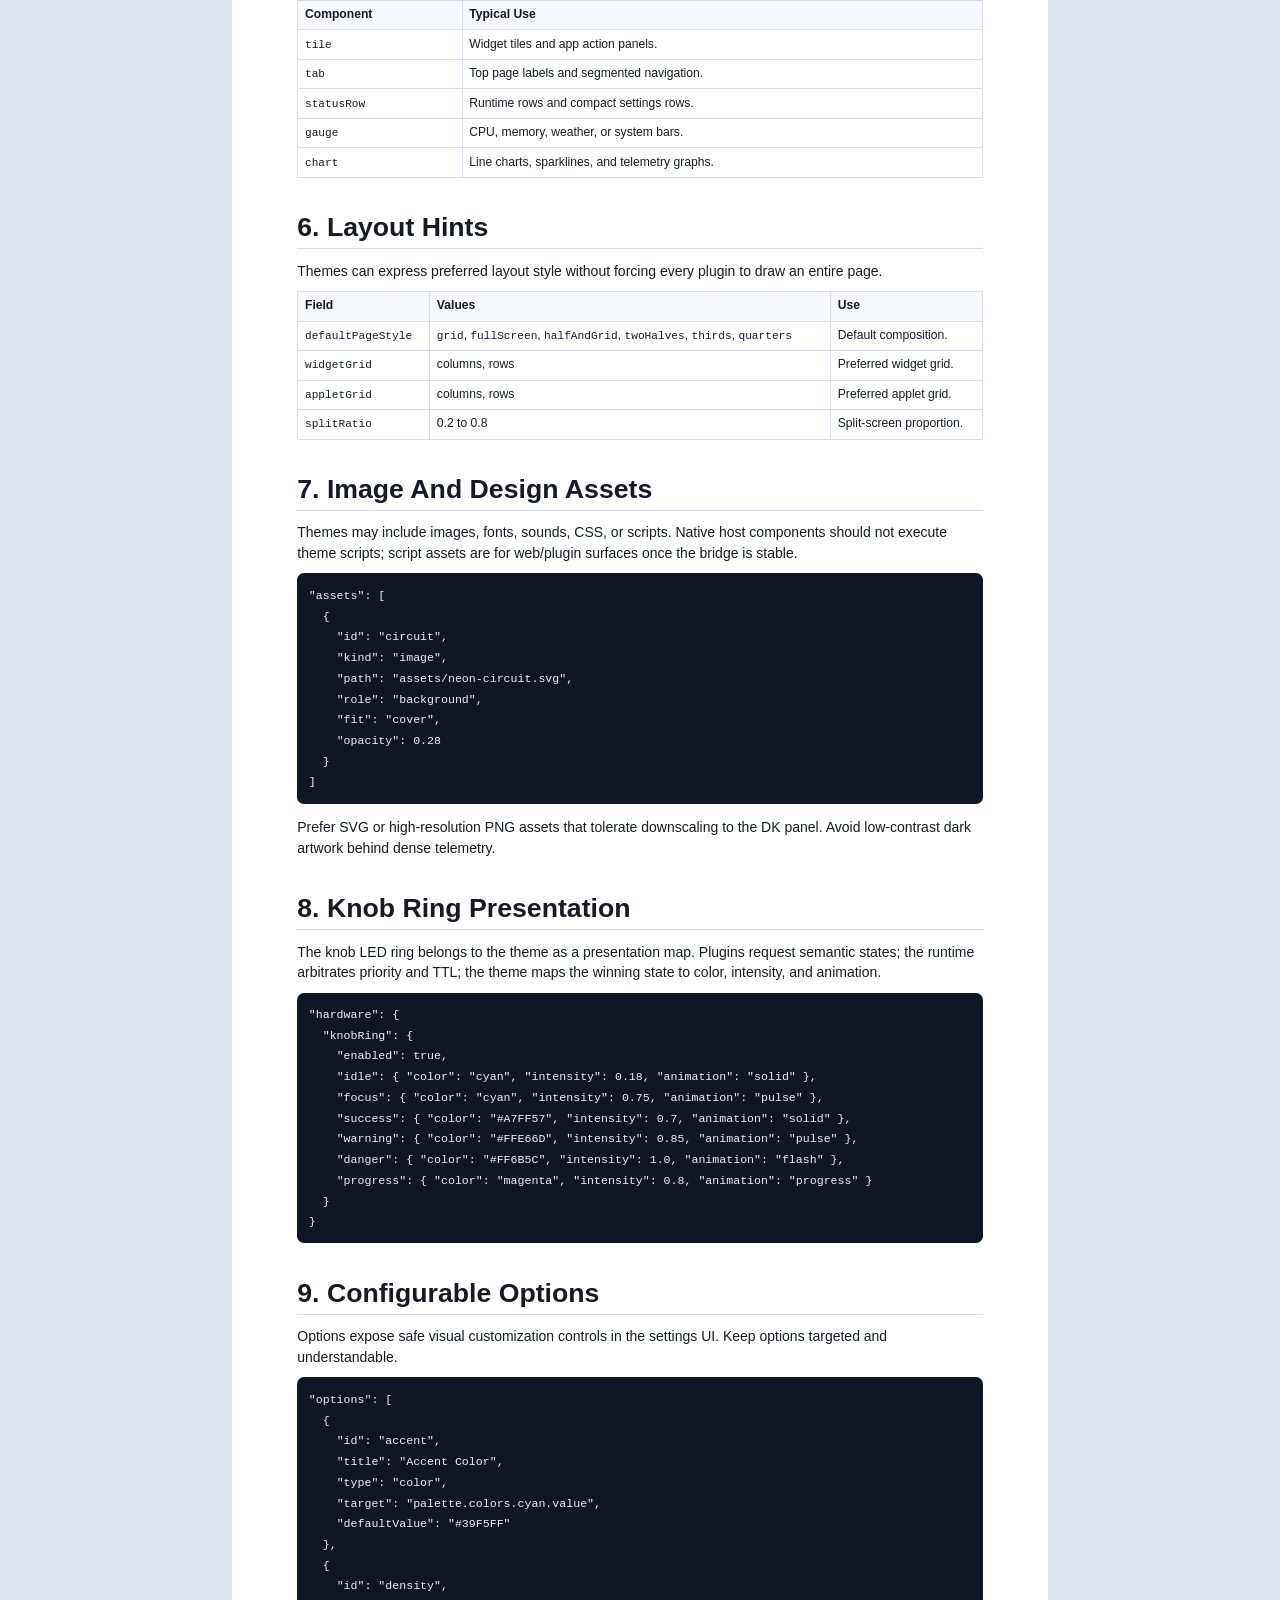
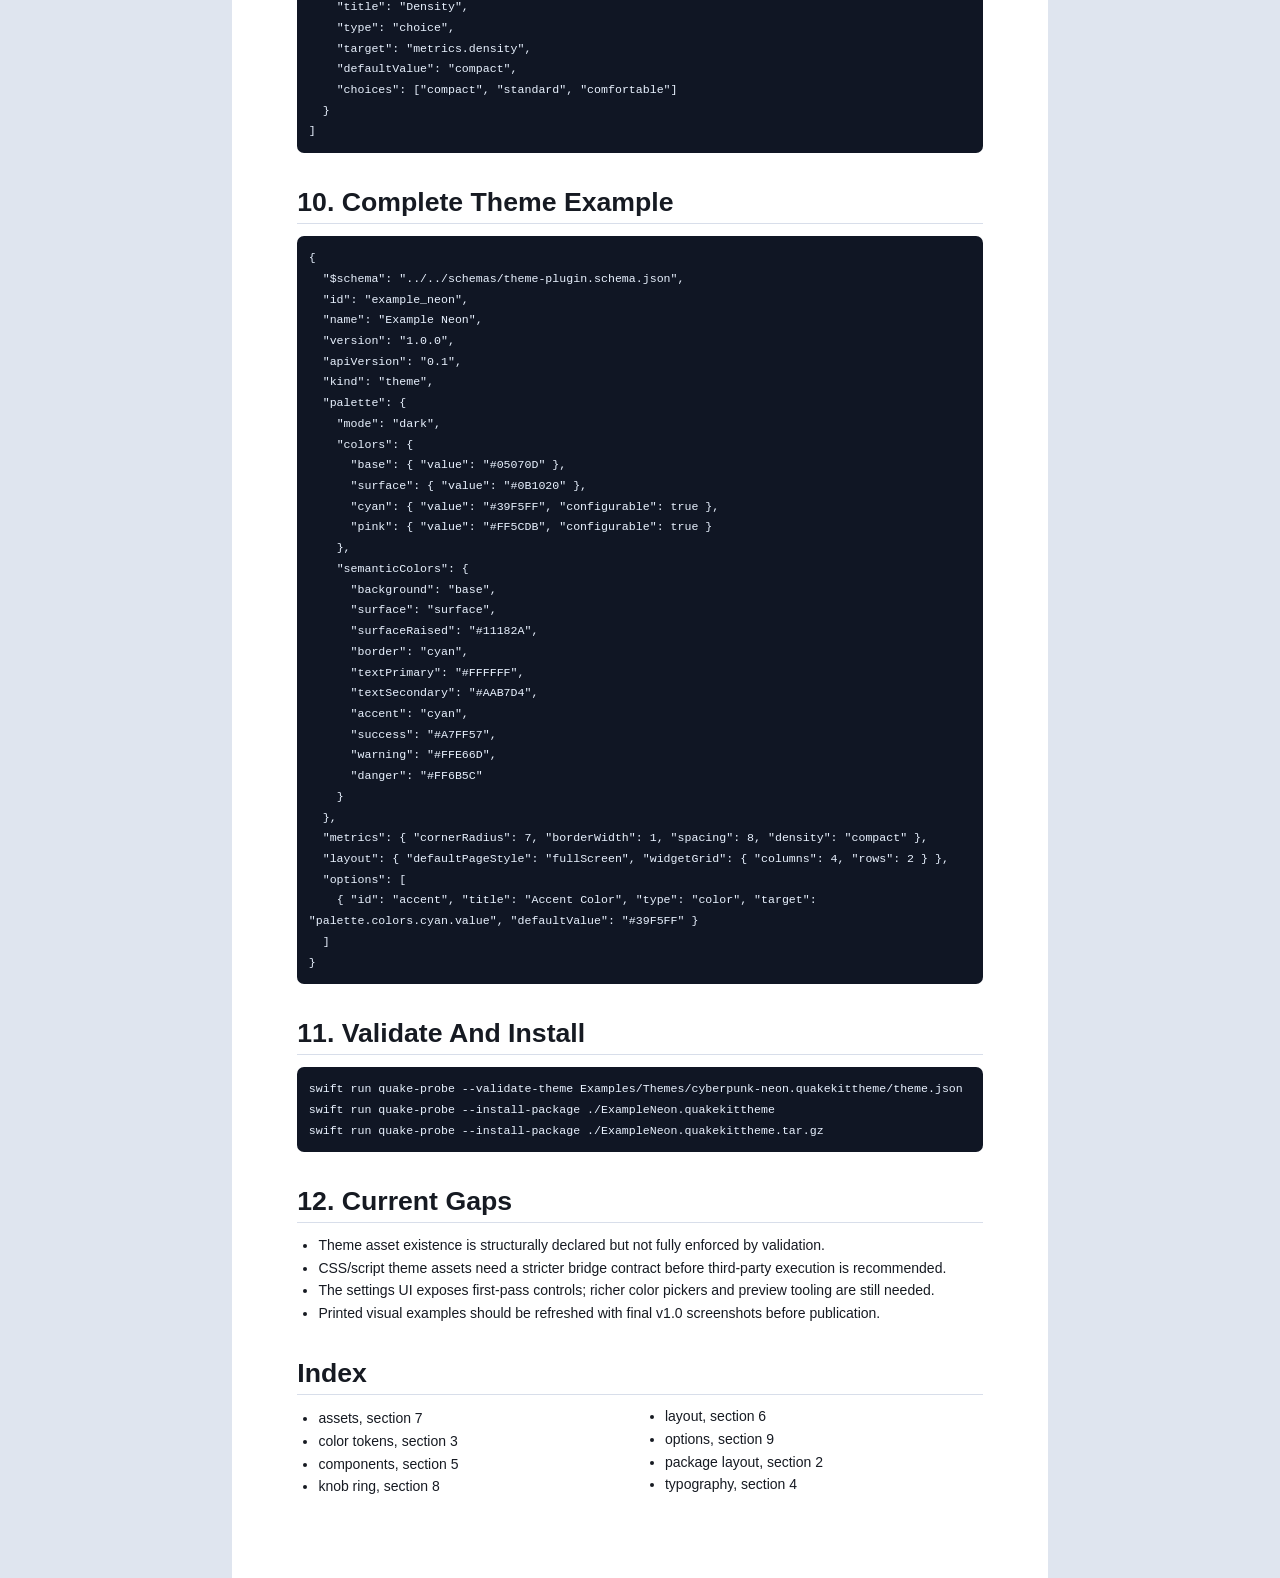
<file: docs/manuals/theme-designers-handbook.html>
<!doctype html>
<html lang="en">
<head>
  <meta charset="utf-8">
  <meta name="viewport" content="width=device-width, initial-scale=1">
  <title>QuakeKit Theme Designer's Handbook</title>
  <link rel="stylesheet" href="assets/manual.css">
  <script src="assets/manual.js" defer></script>
</head>
<body>
<main class="manual">
  <section class="cover">
    <div>
      <div class="eyebrow">QuakeKit Manual Set</div>
      <h1>Theme Designer's Handbook</h1>
      <p>Create QuakeKit theme packages with color systems, typography, metrics, component styling, layout hints, assets, configurable options, and DK knob-ring presentation.</p>
    </div>
    <dl class="doc-meta">
      <div><dt>Audience</dt><dd>Theme authors and visual designers</dd></div>
      <div><dt>Normative Schema</dt><dd><code>schemas/theme-plugin.schema.json</code></dd></div>
      <div><dt>Package Suffix</dt><dd><code>.quakekittheme</code></dd></div>
      <div><dt>Updated</dt><dd data-build-date></dd></div>
    </dl>
  </section>

  <section>
    <h2>Table of Contents</h2>
    <nav class="toc">
      <a href="#role">1. What Themes Own</a>
      <a href="#package">2. Package Layout</a>
      <a href="#palette">3. Palette And Semantics</a>
      <a href="#typography">4. Typography And Metrics</a>
      <a href="#components">5. Components</a>
      <a href="#layout">6. Layout Hints</a>
      <a href="#assets">7. Image And Design Assets</a>
      <a href="#hardware">8. Knob Ring Presentation</a>
      <a href="#options">9. Configurable Options</a>
      <a href="#example">10. Complete Theme Example</a>
      <a href="#validate">11. Validate And Install</a>
      <a href="#gaps">12. Current Gaps</a>
      <a href="#index">Index</a>
    </nav>
  </section>

  <section id="role">
    <h2>1. What Themes Own</h2>
    <p>Themes own presentation, not behavior. A theme should describe how QuakeKit looks and how semantic states map to visual treatment. Functional plugins still own data, actions, and integration logic.</p>
    <table>
      <thead><tr><th>Themes Own</th><th>Plugins Own</th></tr></thead>
      <tbody>
        <tr><td>Color tokens, semantic colors, typography, component styles, background assets, layout preferences, knob-ring visual mapping.</td><td>Data sources, actions, settings, view declarations, external services, semantic status requests.</td></tr>
      </tbody>
    </table>
  </section>

  <section id="package">
    <h2>2. Package Layout</h2>
    <pre><code class="language-text">cyberpunk-neon.quakekittheme/
  theme.json
  assets/
    neon-circuit.svg</code></pre>
    <p>Only <code>theme.json</code> is required. Asset files are optional but should be listed in the <code>assets</code> array when included.</p>
  </section>

  <section id="palette">
    <h2>3. Palette And Semantics</h2>
    <p>Define token colors first, then map semantic host roles to those tokens. This keeps native UI, web applets, and future hosts aligned.</p>
    <table class="field-table">
      <thead><tr><th>Semantic Role</th><th>Required</th><th>Use</th></tr></thead>
      <tbody>
        <tr><td>background</td><td>Yes</td><td>Main panel background.</td></tr>
        <tr><td>surface</td><td>Yes</td><td>Base cards, rows, and controls.</td></tr>
        <tr><td>surfaceRaised</td><td>Yes</td><td>Selected or elevated UI surfaces.</td></tr>
        <tr><td>border</td><td>Yes</td><td>Tile, tab, chart, and row boundaries.</td></tr>
        <tr><td>textPrimary</td><td>Yes</td><td>Main labels and values.</td></tr>
        <tr><td>textSecondary</td><td>Yes</td><td>Secondary labels and captions.</td></tr>
        <tr><td>accent</td><td>Yes</td><td>Focus, selection, and key actions.</td></tr>
        <tr><td>success / warning / danger</td><td>Yes</td><td>Health/status states.</td></tr>
      </tbody>
    </table>
    <pre><code class="language-json">"palette": {
  "mode": "dark",
  "colors": {
    "void": { "value": "#04070D", "role": "Panel background" },
    "cyan": { "value": "#39F5FF", "role": "Primary neon accent", "configurable": true },
    "magenta": { "value": "#FF5CDB", "role": "Secondary accent", "configurable": true }
  },
  "semanticColors": {
    "background": "void",
    "surface": "#080D18",
    "surfaceRaised": "#11182A",
    "border": "cyan",
    "textPrimary": "#F4F9FF",
    "textSecondary": "#AAB7D4",
    "accent": "cyan",
    "success": "#A7FF57",
    "warning": "#FFE66D",
    "danger": "#FF6B5C"
  }
}</code></pre>
  </section>

  <section id="typography">
    <h2>4. Typography And Metrics</h2>
    <p>Keep panel typography dense and legible. The DK panel is wide and short, so overly large type wastes vertical space quickly.</p>
    <pre><code class="language-json">"typography": {
  "displayFont": "Avenir Next Condensed",
  "bodyFont": "SF Pro Text",
  "monoFont": "Menlo",
  "scale": {
    "caption": 10,
    "body": 13,
    "title": 18,
    "value": 28
  }
},
"metrics": {
  "cornerRadius": 7,
  "borderWidth": 1,
  "spacing": 8,
  "density": "compact"
}</code></pre>
  </section>

  <section id="components">
    <h2>5. Components</h2>
    <p>Component styles are token overrides for common host surfaces. They should reference palette tokens or semantic colors, not one-off values scattered across the file.</p>
    <table>
      <thead><tr><th>Component</th><th>Typical Use</th></tr></thead>
      <tbody>
        <tr><td><code>tile</code></td><td>Widget tiles and app action panels.</td></tr>
        <tr><td><code>tab</code></td><td>Top page labels and segmented navigation.</td></tr>
        <tr><td><code>statusRow</code></td><td>Runtime rows and compact settings rows.</td></tr>
        <tr><td><code>gauge</code></td><td>CPU, memory, weather, or system bars.</td></tr>
        <tr><td><code>chart</code></td><td>Line charts, sparklines, and telemetry graphs.</td></tr>
      </tbody>
    </table>
  </section>

  <section id="layout">
    <h2>6. Layout Hints</h2>
    <p>Themes can express preferred layout style without forcing every plugin to draw an entire page.</p>
    <table>
      <thead><tr><th>Field</th><th>Values</th><th>Use</th></tr></thead>
      <tbody>
        <tr><td><code>defaultPageStyle</code></td><td><code>grid</code>, <code>fullScreen</code>, <code>halfAndGrid</code>, <code>twoHalves</code>, <code>thirds</code>, <code>quarters</code></td><td>Default composition.</td></tr>
        <tr><td><code>widgetGrid</code></td><td>columns, rows</td><td>Preferred widget grid.</td></tr>
        <tr><td><code>appletGrid</code></td><td>columns, rows</td><td>Preferred applet grid.</td></tr>
        <tr><td><code>splitRatio</code></td><td>0.2 to 0.8</td><td>Split-screen proportion.</td></tr>
      </tbody>
    </table>
  </section>

  <section id="assets">
    <h2>7. Image And Design Assets</h2>
    <p>Themes may include images, fonts, sounds, CSS, or scripts. Native host components should not execute theme scripts; script assets are for web/plugin surfaces once the bridge is stable.</p>
    <pre><code class="language-json">"assets": [
  {
    "id": "circuit",
    "kind": "image",
    "path": "assets/neon-circuit.svg",
    "role": "background",
    "fit": "cover",
    "opacity": 0.28
  }
]</code></pre>
    <p>Prefer SVG or high-resolution PNG assets that tolerate downscaling to the DK panel. Avoid low-contrast dark artwork behind dense telemetry.</p>
  </section>

  <section id="hardware">
    <h2>8. Knob Ring Presentation</h2>
    <p>The knob LED ring belongs to the theme as a presentation map. Plugins request semantic states; the runtime arbitrates priority and TTL; the theme maps the winning state to color, intensity, and animation.</p>
    <pre><code class="language-json">"hardware": {
  "knobRing": {
    "enabled": true,
    "idle": { "color": "cyan", "intensity": 0.18, "animation": "solid" },
    "focus": { "color": "cyan", "intensity": 0.75, "animation": "pulse" },
    "success": { "color": "#A7FF57", "intensity": 0.7, "animation": "solid" },
    "warning": { "color": "#FFE66D", "intensity": 0.85, "animation": "pulse" },
    "danger": { "color": "#FF6B5C", "intensity": 1.0, "animation": "flash" },
    "progress": { "color": "magenta", "intensity": 0.8, "animation": "progress" }
  }
}</code></pre>
  </section>

  <section id="options">
    <h2>9. Configurable Options</h2>
    <p>Options expose safe visual customization controls in the settings UI. Keep options targeted and understandable.</p>
    <pre><code class="language-json">"options": [
  {
    "id": "accent",
    "title": "Accent Color",
    "type": "color",
    "target": "palette.colors.cyan.value",
    "defaultValue": "#39F5FF"
  },
  {
    "id": "density",
    "title": "Density",
    "type": "choice",
    "target": "metrics.density",
    "defaultValue": "compact",
    "choices": ["compact", "standard", "comfortable"]
  }
]</code></pre>
  </section>

  <section id="example">
    <h2>10. Complete Theme Example</h2>
    <pre><code class="language-json">{
  "$schema": "../../schemas/theme-plugin.schema.json",
  "id": "example_neon",
  "name": "Example Neon",
  "version": "1.0.0",
  "apiVersion": "0.1",
  "kind": "theme",
  "palette": {
    "mode": "dark",
    "colors": {
      "base": { "value": "#05070D" },
      "surface": { "value": "#0B1020" },
      "cyan": { "value": "#39F5FF", "configurable": true },
      "pink": { "value": "#FF5CDB", "configurable": true }
    },
    "semanticColors": {
      "background": "base",
      "surface": "surface",
      "surfaceRaised": "#11182A",
      "border": "cyan",
      "textPrimary": "#FFFFFF",
      "textSecondary": "#AAB7D4",
      "accent": "cyan",
      "success": "#A7FF57",
      "warning": "#FFE66D",
      "danger": "#FF6B5C"
    }
  },
  "metrics": { "cornerRadius": 7, "borderWidth": 1, "spacing": 8, "density": "compact" },
  "layout": { "defaultPageStyle": "fullScreen", "widgetGrid": { "columns": 4, "rows": 2 } },
  "options": [
    { "id": "accent", "title": "Accent Color", "type": "color", "target": "palette.colors.cyan.value", "defaultValue": "#39F5FF" }
  ]
}</code></pre>
  </section>

  <section id="validate">
    <h2>11. Validate And Install</h2>
    <pre><code class="language-bash">swift run quake-probe --validate-theme Examples/Themes/cyberpunk-neon.quakekittheme/theme.json
swift run quake-probe --install-package ./ExampleNeon.quakekittheme
swift run quake-probe --install-package ./ExampleNeon.quakekittheme.tar.gz</code></pre>
  </section>

  <section id="gaps">
    <h2>12. Current Gaps</h2>
    <ul>
      <li>Theme asset existence is structurally declared but not fully enforced by validation.</li>
      <li>CSS/script theme assets need a stricter bridge contract before third-party execution is recommended.</li>
      <li>The settings UI exposes first-pass controls; richer color pickers and preview tooling are still needed.</li>
      <li>Printed visual examples should be refreshed with final v1.0 screenshots before publication.</li>
    </ul>
  </section>

  <section id="index">
    <h2>Index</h2>
    <ul class="index-list">
      <li>assets, section 7</li>
      <li>color tokens, section 3</li>
      <li>components, section 5</li>
      <li>knob ring, section 8</li>
      <li>layout, section 6</li>
      <li>options, section 9</li>
      <li>package layout, section 2</li>
      <li>typography, section 4</li>
    </ul>
  </section>
</main>
</body>
</html>
</file>
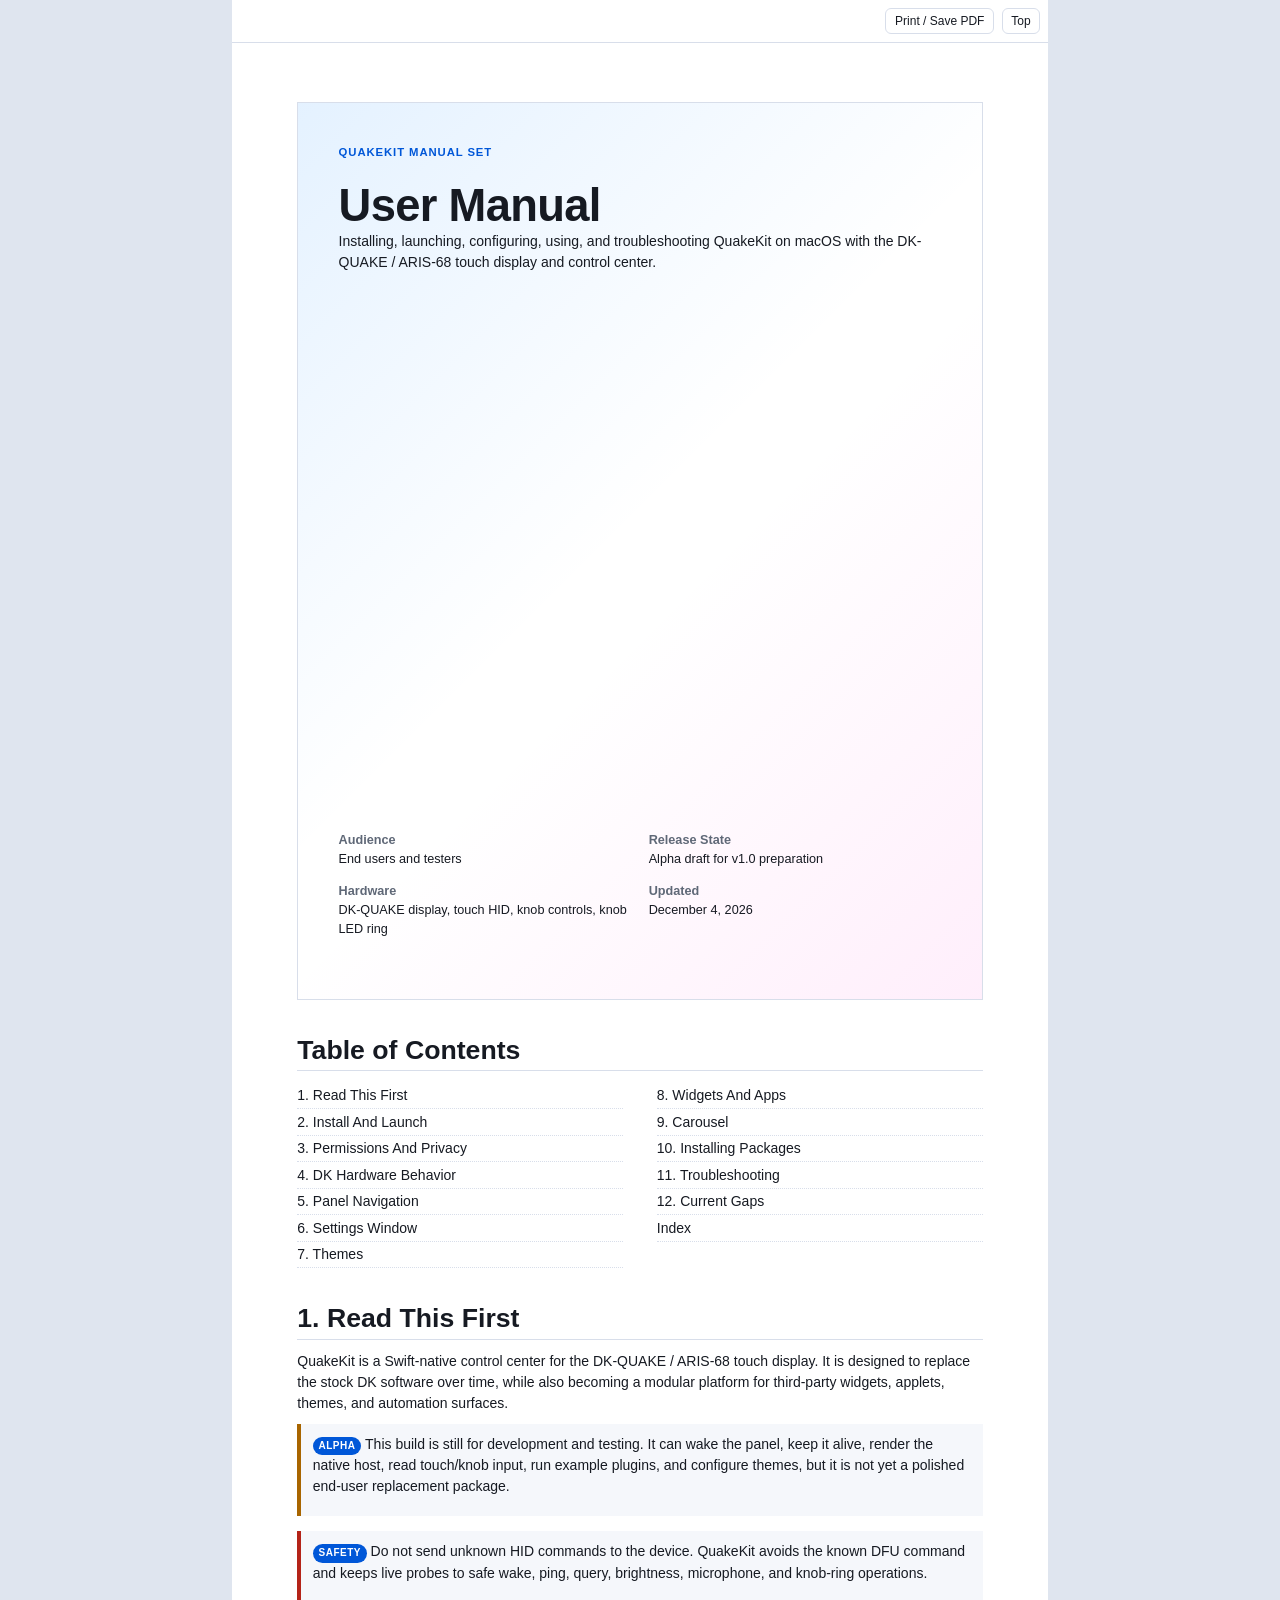
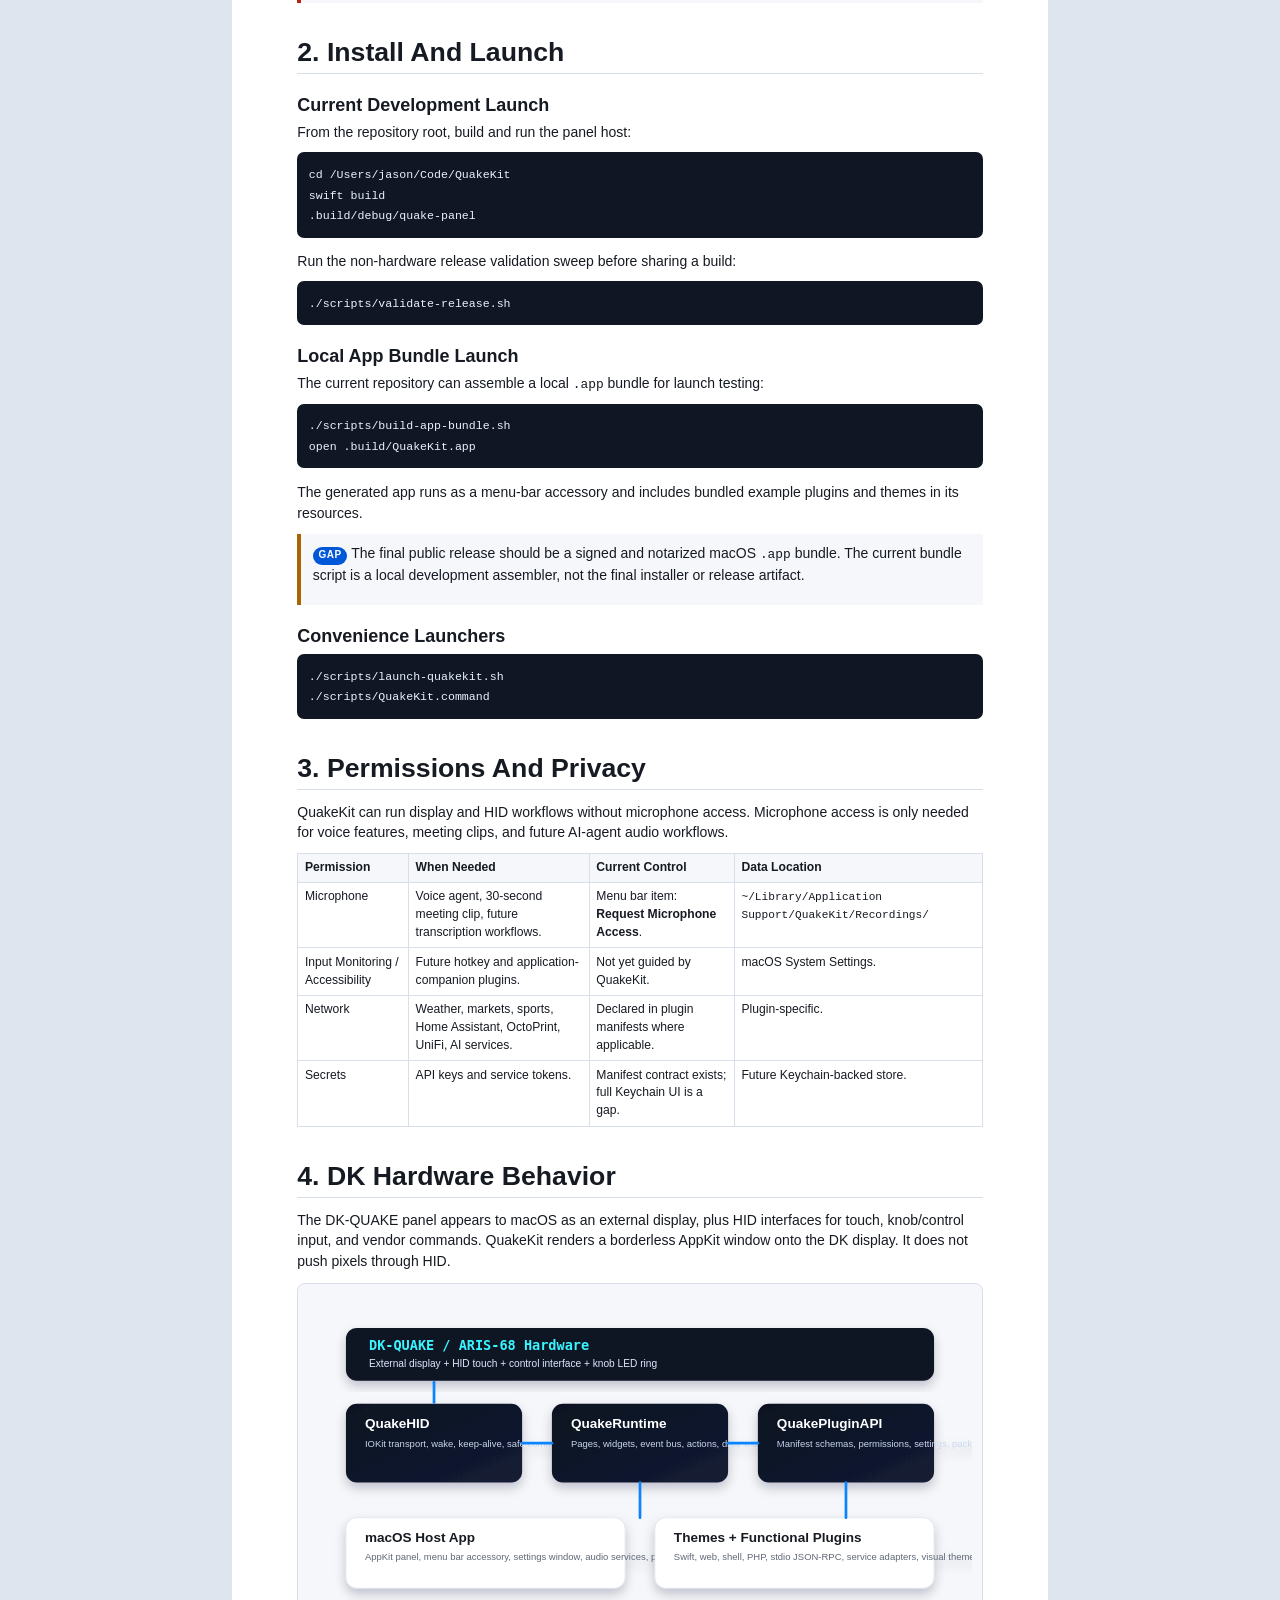
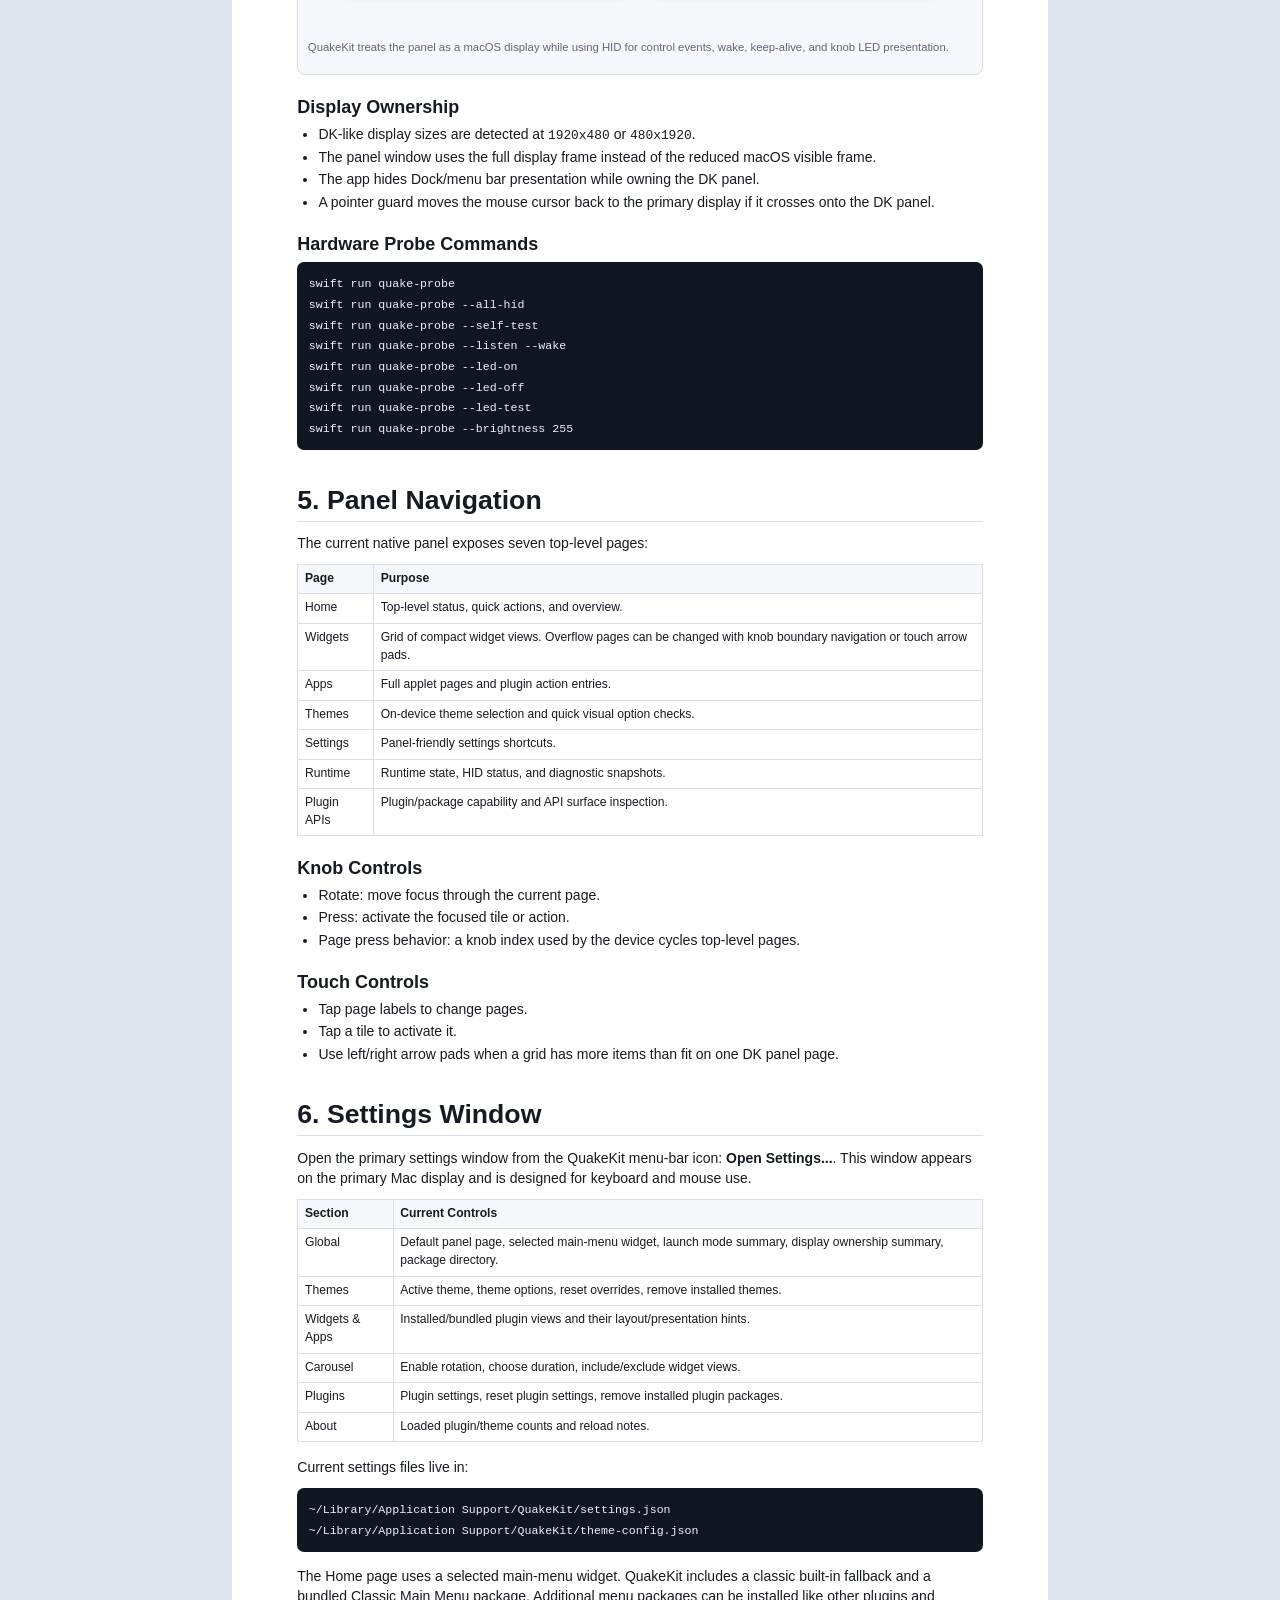
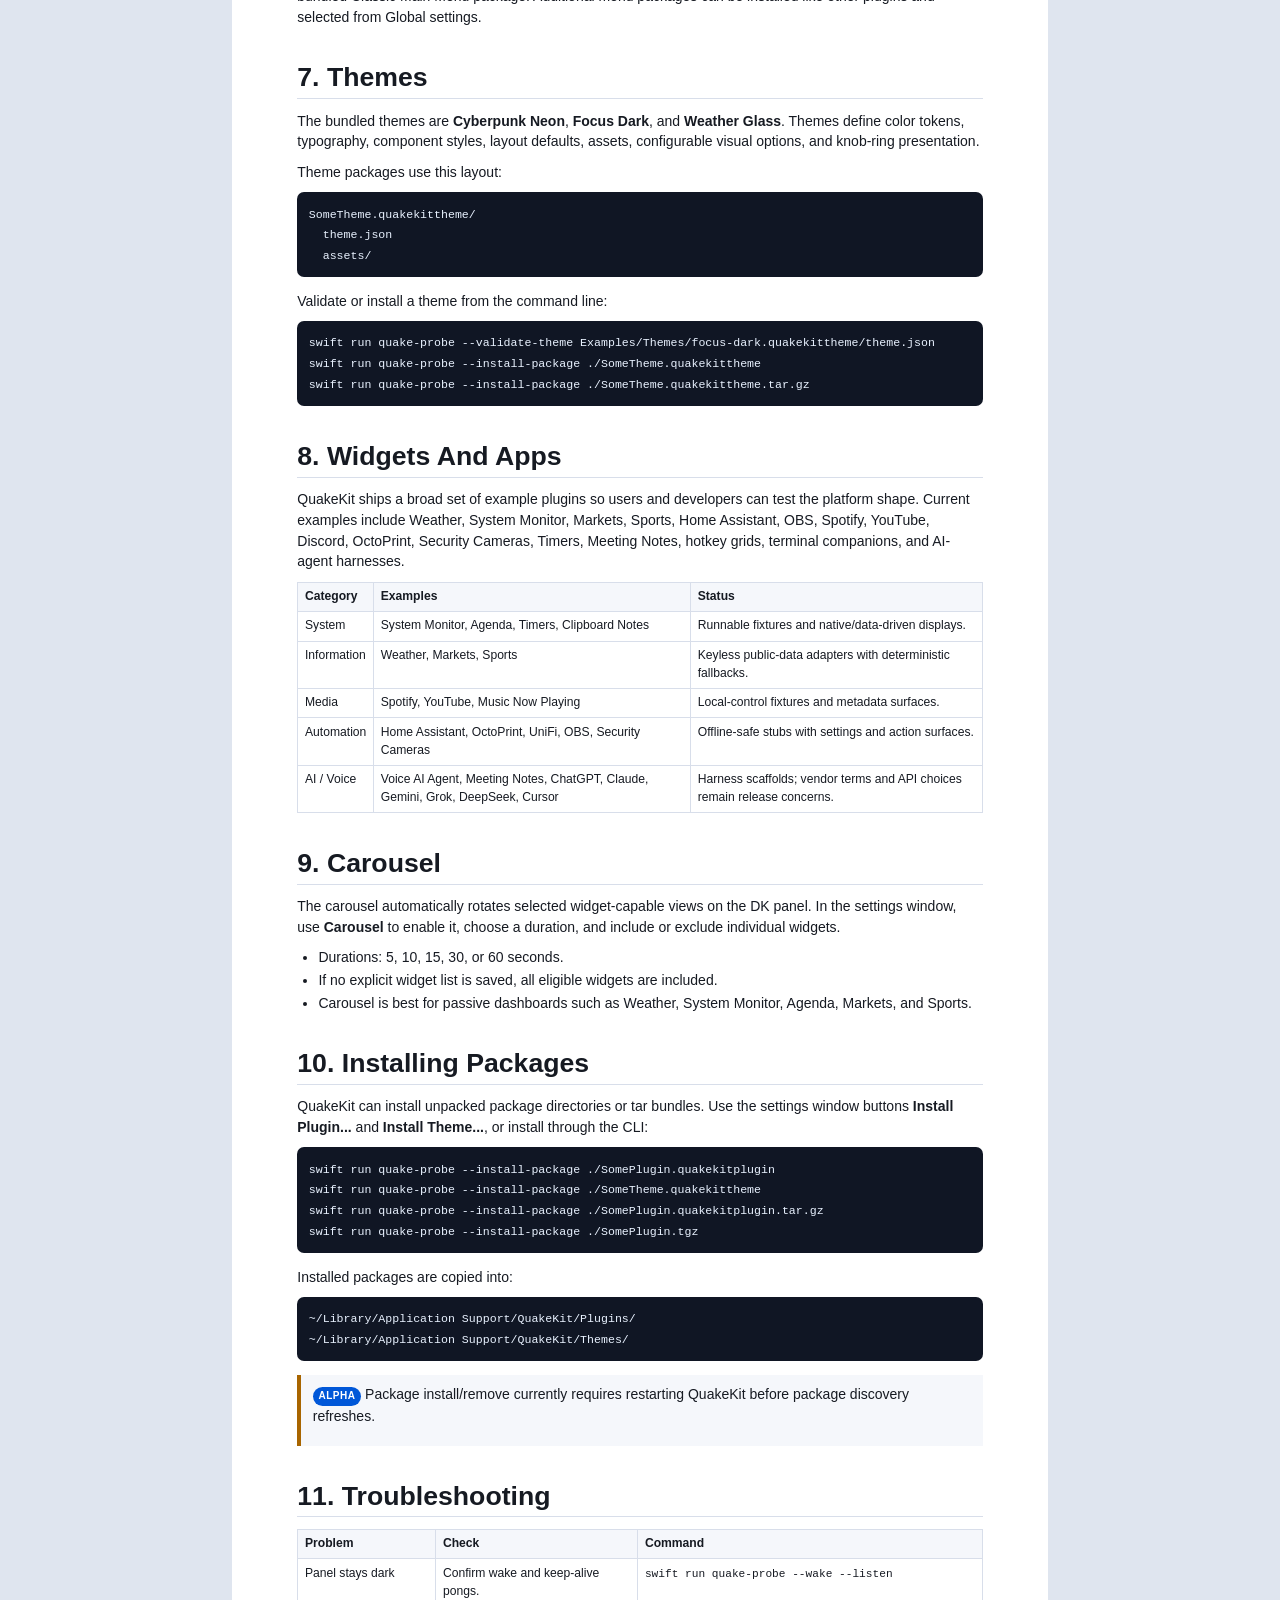
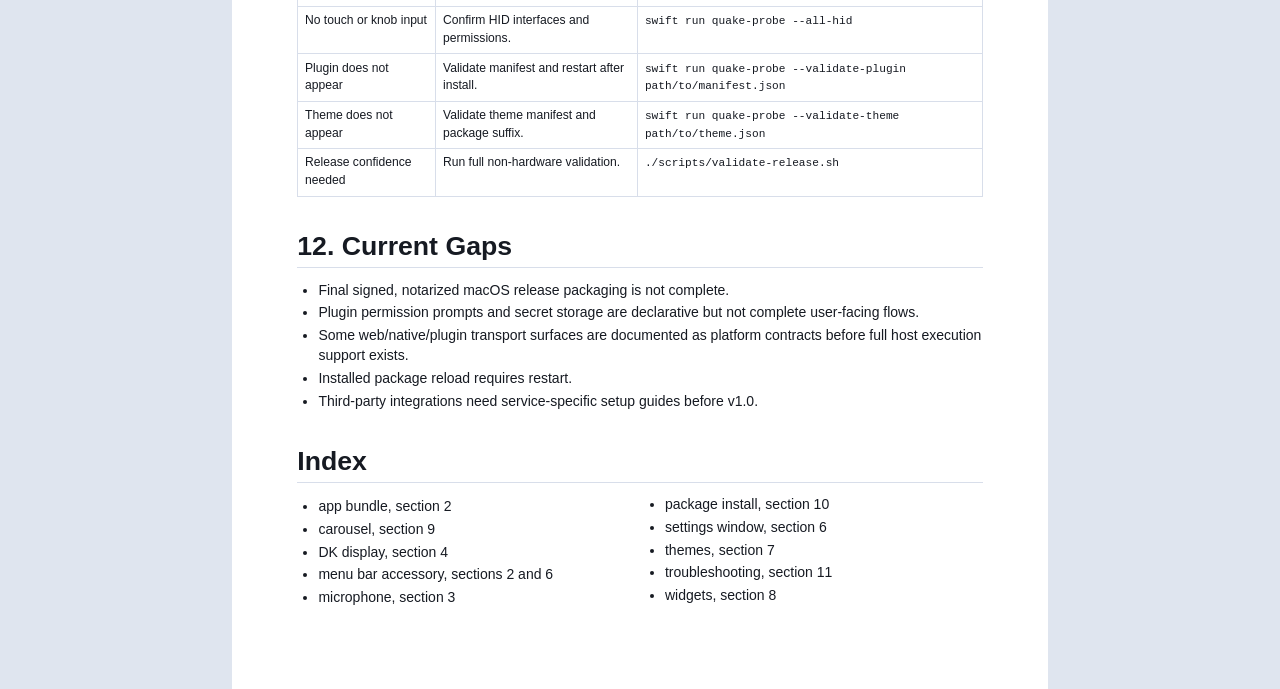
<file: docs/manuals/user-manual.html>
<!doctype html>
<html lang="en">
<head>
  <meta charset="utf-8">
  <meta name="viewport" content="width=device-width, initial-scale=1">
  <title>QuakeKit User Manual</title>
  <link rel="stylesheet" href="assets/manual.css">
  <script src="assets/manual.js" defer></script>
</head>
<body>
<main class="manual">
  <section class="cover">
    <div>
      <div class="eyebrow">QuakeKit Manual Set</div>
      <h1>User Manual</h1>
      <p>Installing, launching, configuring, using, and troubleshooting QuakeKit on macOS with the DK-QUAKE / ARIS-68 touch display and control center.</p>
    </div>
    <dl class="doc-meta">
      <div><dt>Audience</dt><dd>End users and testers</dd></div>
      <div><dt>Release State</dt><dd>Alpha draft for v1.0 preparation</dd></div>
      <div><dt>Hardware</dt><dd>DK-QUAKE display, touch HID, knob controls, knob LED ring</dd></div>
      <div><dt>Updated</dt><dd data-build-date></dd></div>
    </dl>
  </section>

  <section>
    <h2>Table of Contents</h2>
    <nav class="toc">
      <a href="#read-first">1. Read This First</a>
      <a href="#install">2. Install And Launch</a>
      <a href="#permissions">3. Permissions And Privacy</a>
      <a href="#hardware">4. DK Hardware Behavior</a>
      <a href="#navigation">5. Panel Navigation</a>
      <a href="#settings">6. Settings Window</a>
      <a href="#themes">7. Themes</a>
      <a href="#widgets">8. Widgets And Apps</a>
      <a href="#carousel">9. Carousel</a>
      <a href="#packages">10. Installing Packages</a>
      <a href="#troubleshooting">11. Troubleshooting</a>
      <a href="#gaps">12. Current Gaps</a>
      <a href="#index">Index</a>
    </nav>
  </section>

  <section id="read-first">
    <h2>1. Read This First</h2>
    <p>QuakeKit is a Swift-native control center for the DK-QUAKE / ARIS-68 touch display. It is designed to replace the stock DK software over time, while also becoming a modular platform for third-party widgets, applets, themes, and automation surfaces.</p>
    <div class="callout warning">
      <p><span class="label">Alpha</span>This build is still for development and testing. It can wake the panel, keep it alive, render the native host, read touch/knob input, run example plugins, and configure themes, but it is not yet a polished end-user replacement package.</p>
    </div>
    <div class="callout danger">
      <p><span class="label">Safety</span>Do not send unknown HID commands to the device. QuakeKit avoids the known DFU command and keeps live probes to safe wake, ping, query, brightness, microphone, and knob-ring operations.</p>
    </div>
  </section>

  <section id="install">
    <h2>2. Install And Launch</h2>
    <h3>Current Development Launch</h3>
    <p>From the repository root, build and run the panel host:</p>
    <pre><code class="language-bash">cd /Users/jason/Code/QuakeKit
swift build
.build/debug/quake-panel</code></pre>
    <p>Run the non-hardware release validation sweep before sharing a build:</p>
    <pre><code class="language-bash">./scripts/validate-release.sh</code></pre>
    <h3>Local App Bundle Launch</h3>
    <p>The current repository can assemble a local <code>.app</code> bundle for launch testing:</p>
    <pre><code class="language-bash">./scripts/build-app-bundle.sh
open .build/QuakeKit.app</code></pre>
    <p>The generated app runs as a menu-bar accessory and includes bundled example plugins and themes in its resources.</p>
    <div class="callout warning">
      <p><span class="label">Gap</span>The final public release should be a signed and notarized macOS <code>.app</code> bundle. The current bundle script is a local development assembler, not the final installer or release artifact.</p>
    </div>
    <h3>Convenience Launchers</h3>
    <pre><code class="language-bash">./scripts/launch-quakekit.sh
./scripts/QuakeKit.command</code></pre>
  </section>

  <section id="permissions">
    <h2>3. Permissions And Privacy</h2>
    <p>QuakeKit can run display and HID workflows without microphone access. Microphone access is only needed for voice features, meeting clips, and future AI-agent audio workflows.</p>
    <table>
      <thead><tr><th>Permission</th><th>When Needed</th><th>Current Control</th><th>Data Location</th></tr></thead>
      <tbody>
        <tr><td>Microphone</td><td>Voice agent, 30-second meeting clip, future transcription workflows.</td><td>Menu bar item: <strong>Request Microphone Access</strong>.</td><td><code>~/Library/Application Support/QuakeKit/Recordings/</code></td></tr>
        <tr><td>Input Monitoring / Accessibility</td><td>Future hotkey and application-companion plugins.</td><td>Not yet guided by QuakeKit.</td><td>macOS System Settings.</td></tr>
        <tr><td>Network</td><td>Weather, markets, sports, Home Assistant, OctoPrint, UniFi, AI services.</td><td>Declared in plugin manifests where applicable.</td><td>Plugin-specific.</td></tr>
        <tr><td>Secrets</td><td>API keys and service tokens.</td><td>Manifest contract exists; full Keychain UI is a gap.</td><td>Future Keychain-backed store.</td></tr>
      </tbody>
    </table>
  </section>

  <section id="hardware">
    <h2>4. DK Hardware Behavior</h2>
    <p>The DK-QUAKE panel appears to macOS as an external display, plus HID interfaces for touch, knob/control input, and vendor commands. QuakeKit renders a borderless AppKit window onto the DK display. It does not push pixels through HID.</p>
    <div class="figure">
      <img src="assets/platform-architecture.svg" alt="QuakeKit layered platform architecture">
      <p class="caption">QuakeKit treats the panel as a macOS display while using HID for control events, wake, keep-alive, and knob LED presentation.</p>
    </div>
    <h3>Display Ownership</h3>
    <ul>
      <li>DK-like display sizes are detected at <code>1920x480</code> or <code>480x1920</code>.</li>
      <li>The panel window uses the full display frame instead of the reduced macOS visible frame.</li>
      <li>The app hides Dock/menu bar presentation while owning the DK panel.</li>
      <li>A pointer guard moves the mouse cursor back to the primary display if it crosses onto the DK panel.</li>
    </ul>
    <h3>Hardware Probe Commands</h3>
    <pre><code class="language-bash">swift run quake-probe
swift run quake-probe --all-hid
swift run quake-probe --self-test
swift run quake-probe --listen --wake
swift run quake-probe --led-on
swift run quake-probe --led-off
swift run quake-probe --led-test
swift run quake-probe --brightness 255</code></pre>
  </section>

  <section id="navigation">
    <h2>5. Panel Navigation</h2>
    <p>The current native panel exposes seven top-level pages:</p>
    <table>
      <thead><tr><th>Page</th><th>Purpose</th></tr></thead>
      <tbody>
        <tr><td>Home</td><td>Top-level status, quick actions, and overview.</td></tr>
        <tr><td>Widgets</td><td>Grid of compact widget views. Overflow pages can be changed with knob boundary navigation or touch arrow pads.</td></tr>
        <tr><td>Apps</td><td>Full applet pages and plugin action entries.</td></tr>
        <tr><td>Themes</td><td>On-device theme selection and quick visual option checks.</td></tr>
        <tr><td>Settings</td><td>Panel-friendly settings shortcuts.</td></tr>
        <tr><td>Runtime</td><td>Runtime state, HID status, and diagnostic snapshots.</td></tr>
        <tr><td>Plugin APIs</td><td>Plugin/package capability and API surface inspection.</td></tr>
      </tbody>
    </table>
    <h3>Knob Controls</h3>
    <ul>
      <li>Rotate: move focus through the current page.</li>
      <li>Press: activate the focused tile or action.</li>
      <li>Page press behavior: a knob index used by the device cycles top-level pages.</li>
    </ul>
    <h3>Touch Controls</h3>
    <ul>
      <li>Tap page labels to change pages.</li>
      <li>Tap a tile to activate it.</li>
      <li>Use left/right arrow pads when a grid has more items than fit on one DK panel page.</li>
    </ul>
  </section>

  <section id="settings">
    <h2>6. Settings Window</h2>
    <p>Open the primary settings window from the QuakeKit menu-bar icon: <strong>Open Settings...</strong>. This window appears on the primary Mac display and is designed for keyboard and mouse use.</p>
    <table>
      <thead><tr><th>Section</th><th>Current Controls</th></tr></thead>
      <tbody>
        <tr><td>Global</td><td>Default panel page, selected main-menu widget, launch mode summary, display ownership summary, package directory.</td></tr>
        <tr><td>Themes</td><td>Active theme, theme options, reset overrides, remove installed themes.</td></tr>
        <tr><td>Widgets &amp; Apps</td><td>Installed/bundled plugin views and their layout/presentation hints.</td></tr>
        <tr><td>Carousel</td><td>Enable rotation, choose duration, include/exclude widget views.</td></tr>
        <tr><td>Plugins</td><td>Plugin settings, reset plugin settings, remove installed plugin packages.</td></tr>
        <tr><td>About</td><td>Loaded plugin/theme counts and reload notes.</td></tr>
      </tbody>
    </table>
    <p>Current settings files live in:</p>
    <pre><code class="language-text">~/Library/Application Support/QuakeKit/settings.json
~/Library/Application Support/QuakeKit/theme-config.json</code></pre>
    <p>The Home page uses a selected main-menu widget. QuakeKit includes a classic built-in fallback and a bundled Classic Main Menu package. Additional menu packages can be installed like other plugins and selected from Global settings.</p>
  </section>

  <section id="themes">
    <h2>7. Themes</h2>
    <p>The bundled themes are <strong>Cyberpunk Neon</strong>, <strong>Focus Dark</strong>, and <strong>Weather Glass</strong>. Themes define color tokens, typography, component styles, layout defaults, assets, configurable visual options, and knob-ring presentation.</p>
    <p>Theme packages use this layout:</p>
    <pre><code class="language-text">SomeTheme.quakekittheme/
  theme.json
  assets/</code></pre>
    <p>Validate or install a theme from the command line:</p>
    <pre><code class="language-bash">swift run quake-probe --validate-theme Examples/Themes/focus-dark.quakekittheme/theme.json
swift run quake-probe --install-package ./SomeTheme.quakekittheme
swift run quake-probe --install-package ./SomeTheme.quakekittheme.tar.gz</code></pre>
  </section>

  <section id="widgets">
    <h2>8. Widgets And Apps</h2>
    <p>QuakeKit ships a broad set of example plugins so users and developers can test the platform shape. Current examples include Weather, System Monitor, Markets, Sports, Home Assistant, OBS, Spotify, YouTube, Discord, OctoPrint, Security Cameras, Timers, Meeting Notes, hotkey grids, terminal companions, and AI-agent harnesses.</p>
    <table>
      <thead><tr><th>Category</th><th>Examples</th><th>Status</th></tr></thead>
      <tbody>
        <tr><td>System</td><td>System Monitor, Agenda, Timers, Clipboard Notes</td><td>Runnable fixtures and native/data-driven displays.</td></tr>
        <tr><td>Information</td><td>Weather, Markets, Sports</td><td>Keyless public-data adapters with deterministic fallbacks.</td></tr>
        <tr><td>Media</td><td>Spotify, YouTube, Music Now Playing</td><td>Local-control fixtures and metadata surfaces.</td></tr>
        <tr><td>Automation</td><td>Home Assistant, OctoPrint, UniFi, OBS, Security Cameras</td><td>Offline-safe stubs with settings and action surfaces.</td></tr>
        <tr><td>AI / Voice</td><td>Voice AI Agent, Meeting Notes, ChatGPT, Claude, Gemini, Grok, DeepSeek, Cursor</td><td>Harness scaffolds; vendor terms and API choices remain release concerns.</td></tr>
      </tbody>
    </table>
  </section>

  <section id="carousel">
    <h2>9. Carousel</h2>
    <p>The carousel automatically rotates selected widget-capable views on the DK panel. In the settings window, use <strong>Carousel</strong> to enable it, choose a duration, and include or exclude individual widgets.</p>
    <ul>
      <li>Durations: 5, 10, 15, 30, or 60 seconds.</li>
      <li>If no explicit widget list is saved, all eligible widgets are included.</li>
      <li>Carousel is best for passive dashboards such as Weather, System Monitor, Agenda, Markets, and Sports.</li>
    </ul>
  </section>

  <section id="packages">
    <h2>10. Installing Packages</h2>
    <p>QuakeKit can install unpacked package directories or tar bundles. Use the settings window buttons <strong>Install Plugin...</strong> and <strong>Install Theme...</strong>, or install through the CLI:</p>
    <pre><code class="language-bash">swift run quake-probe --install-package ./SomePlugin.quakekitplugin
swift run quake-probe --install-package ./SomeTheme.quakekittheme
swift run quake-probe --install-package ./SomePlugin.quakekitplugin.tar.gz
swift run quake-probe --install-package ./SomePlugin.tgz</code></pre>
    <p>Installed packages are copied into:</p>
    <pre><code class="language-text">~/Library/Application Support/QuakeKit/Plugins/
~/Library/Application Support/QuakeKit/Themes/</code></pre>
    <div class="callout warning">
      <p><span class="label">Alpha</span>Package install/remove currently requires restarting QuakeKit before package discovery refreshes.</p>
    </div>
  </section>

  <section id="troubleshooting">
    <h2>11. Troubleshooting</h2>
    <table>
      <thead><tr><th>Problem</th><th>Check</th><th>Command</th></tr></thead>
      <tbody>
        <tr><td>Panel stays dark</td><td>Confirm wake and keep-alive pongs.</td><td><code>swift run quake-probe --wake --listen</code></td></tr>
        <tr><td>No touch or knob input</td><td>Confirm HID interfaces and permissions.</td><td><code>swift run quake-probe --all-hid</code></td></tr>
        <tr><td>Plugin does not appear</td><td>Validate manifest and restart after install.</td><td><code>swift run quake-probe --validate-plugin path/to/manifest.json</code></td></tr>
        <tr><td>Theme does not appear</td><td>Validate theme manifest and package suffix.</td><td><code>swift run quake-probe --validate-theme path/to/theme.json</code></td></tr>
        <tr><td>Release confidence needed</td><td>Run full non-hardware validation.</td><td><code>./scripts/validate-release.sh</code></td></tr>
      </tbody>
    </table>
  </section>

  <section id="gaps">
    <h2>12. Current Gaps</h2>
    <ul>
      <li>Final signed, notarized macOS release packaging is not complete.</li>
      <li>Plugin permission prompts and secret storage are declarative but not complete user-facing flows.</li>
      <li>Some web/native/plugin transport surfaces are documented as platform contracts before full host execution support exists.</li>
      <li>Installed package reload requires restart.</li>
      <li>Third-party integrations need service-specific setup guides before v1.0.</li>
    </ul>
  </section>

  <section id="index">
    <h2>Index</h2>
    <ul class="index-list">
      <li>app bundle, section 2</li>
      <li>carousel, section 9</li>
      <li>DK display, section 4</li>
      <li>menu bar accessory, sections 2 and 6</li>
      <li>microphone, section 3</li>
      <li>package install, section 10</li>
      <li>settings window, section 6</li>
      <li>themes, section 7</li>
      <li>troubleshooting, section 11</li>
      <li>widgets, section 8</li>
    </ul>
  </section>
</main>
</body>
</html>
</file>
<file: docs/manuals/assets/manual.css>
:root {
  --ink: #161a22;
  --muted: #5f6877;
  --paper: #ffffff;
  --surface: #f5f7fb;
  --rule: #d8deea;
  --accent: #0a84ff;
  --accent-strong: #0057d8;
  --success: #138a43;
  --warning: #a86500;
  --danger: #b42318;
  --code-bg: #101624;
  --code-ink: #e9f2ff;
  --mono: ui-monospace, SFMono-Regular, Menlo, Monaco, Consolas, "Liberation Mono", monospace;
  --sans: -apple-system, BlinkMacSystemFont, "SF Pro Text", "Segoe UI", sans-serif;
  --serif: "New York", "Iowan Old Style", Georgia, serif;
}

* {
  box-sizing: border-box;
}

html {
  background: #dfe5ef;
  color: var(--ink);
  font: 10.5pt/1.48 var(--sans);
}

body {
  margin: 0 auto;
  max-width: 8.5in;
  background: var(--paper);
  min-height: 100vh;
}

.manual {
  padding: 0.62in 0.68in 0.72in;
}

.cover {
  min-height: 9.35in;
  display: grid;
  align-content: space-between;
  border: 1px solid var(--rule);
  padding: 0.42in;
  background:
    linear-gradient(135deg, rgba(10, 132, 255, 0.11), transparent 48%),
    linear-gradient(315deg, rgba(255, 92, 219, 0.10), transparent 45%),
    var(--paper);
}

.eyebrow {
  color: var(--accent-strong);
  font-weight: 700;
  letter-spacing: 0.08em;
  text-transform: uppercase;
  font-size: 8.5pt;
}

h1, h2, h3, h4 {
  margin: 0;
  line-height: 1.13;
}

h1 {
  font-size: 34pt;
  letter-spacing: -0.015em;
  margin-top: 0.2in;
}

h2 {
  font-size: 20pt;
  margin: 0.36in 0 0.12in;
  padding-bottom: 0.06in;
  border-bottom: 1px solid var(--rule);
  page-break-after: avoid;
}

h3 {
  font-size: 13.5pt;
  margin: 0.22in 0 0.07in;
  page-break-after: avoid;
}

h4 {
  font-size: 10.5pt;
  margin: 0.16in 0 0.05in;
  color: var(--muted);
  text-transform: uppercase;
  letter-spacing: 0.045em;
}

p {
  margin: 0 0 0.1in;
}

a {
  color: var(--accent-strong);
  text-decoration: none;
}

ul, ol {
  margin: 0.06in 0 0.12in 0.22in;
  padding: 0;
}

li {
  margin: 0.02in 0;
}

code, kbd {
  font-family: var(--mono);
  font-size: 0.92em;
}

kbd {
  border: 1px solid var(--rule);
  border-bottom-width: 2px;
  border-radius: 4px;
  padding: 0 0.04in;
  background: var(--surface);
}

pre {
  margin: 0.08in 0 0.14in;
  padding: 0.12in;
  background: var(--code-bg);
  color: var(--code-ink);
  border-radius: 7px;
  overflow: auto;
  white-space: pre-wrap;
  page-break-inside: avoid;
}

pre code {
  font-size: 8.7pt;
  line-height: 1.42;
}

table {
  border-collapse: collapse;
  width: 100%;
  margin: 0.08in 0 0.16in;
  font-size: 9.1pt;
  page-break-inside: avoid;
}

th, td {
  border: 1px solid var(--rule);
  padding: 0.055in 0.07in;
  vertical-align: top;
}

th {
  background: var(--surface);
  text-align: left;
}

.doc-meta {
  display: grid;
  grid-template-columns: repeat(2, minmax(0, 1fr));
  gap: 0.06in 0.18in;
  margin-top: 0.3in;
  font-size: 9.5pt;
}

.doc-meta dt {
  color: var(--muted);
  font-weight: 700;
}

.doc-meta dd {
  margin: 0 0 0.08in;
}

.toc {
  columns: 2;
  column-gap: 0.35in;
  margin: 0.12in 0 0.18in;
}

.toc a {
  display: block;
  break-inside: avoid;
  color: var(--ink);
  padding: 0.025in 0;
  border-bottom: 1px dotted var(--rule);
}

.callout {
  border-left: 4px solid var(--accent);
  background: var(--surface);
  padding: 0.1in 0.12in;
  margin: 0.11in 0 0.16in;
  page-break-inside: avoid;
}

.callout.warning {
  border-left-color: var(--warning);
}

.callout.danger {
  border-left-color: var(--danger);
}

.callout.success {
  border-left-color: var(--success);
}

.label {
  display: inline-block;
  font-size: 7.5pt;
  font-weight: 800;
  letter-spacing: 0.05em;
  text-transform: uppercase;
  color: var(--paper);
  background: var(--accent-strong);
  padding: 0.02in 0.06in;
  border-radius: 999px;
  margin-right: 0.04in;
}

.figure {
  margin: 0.12in 0 0.18in;
  border: 1px solid var(--rule);
  border-radius: 8px;
  background: var(--surface);
  padding: 0.1in;
  page-break-inside: avoid;
}

.figure img,
.figure svg {
  width: 100%;
  height: auto;
  display: block;
}

.caption {
  color: var(--muted);
  font-size: 8.5pt;
  margin-top: 0.06in;
}

.grid-2 {
  display: grid;
  grid-template-columns: repeat(2, minmax(0, 1fr));
  gap: 0.12in;
}

.card {
  border: 1px solid var(--rule);
  border-radius: 7px;
  padding: 0.1in;
  background: var(--paper);
  page-break-inside: avoid;
}

.status-table td:first-child,
.field-table td:first-child {
  font-family: var(--mono);
  white-space: nowrap;
}

.print-actions {
  position: sticky;
  top: 0;
  z-index: 10;
  display: flex;
  gap: 0.08in;
  justify-content: flex-end;
  padding: 0.08in;
  background: rgba(255, 255, 255, 0.94);
  border-bottom: 1px solid var(--rule);
}

.print-actions button {
  border: 1px solid var(--rule);
  border-radius: 6px;
  background: var(--paper);
  color: var(--ink);
  padding: 0.055in 0.09in;
  font: 9pt var(--sans);
}

.page-break {
  break-before: page;
}

.index-list {
  columns: 2;
  column-gap: 0.3in;
}

.index-list li {
  break-inside: avoid;
}

@page {
  size: letter;
  margin: 0.55in;
}

@media print {
  html, body {
    background: var(--paper);
    max-width: none;
  }

  .manual {
    padding: 0;
  }

  .print-actions {
    display: none;
  }

  a {
    color: inherit;
  }

  .cover {
    min-height: 9.7in;
  }

  h2 {
    break-after: avoid;
  }
}
</file>
